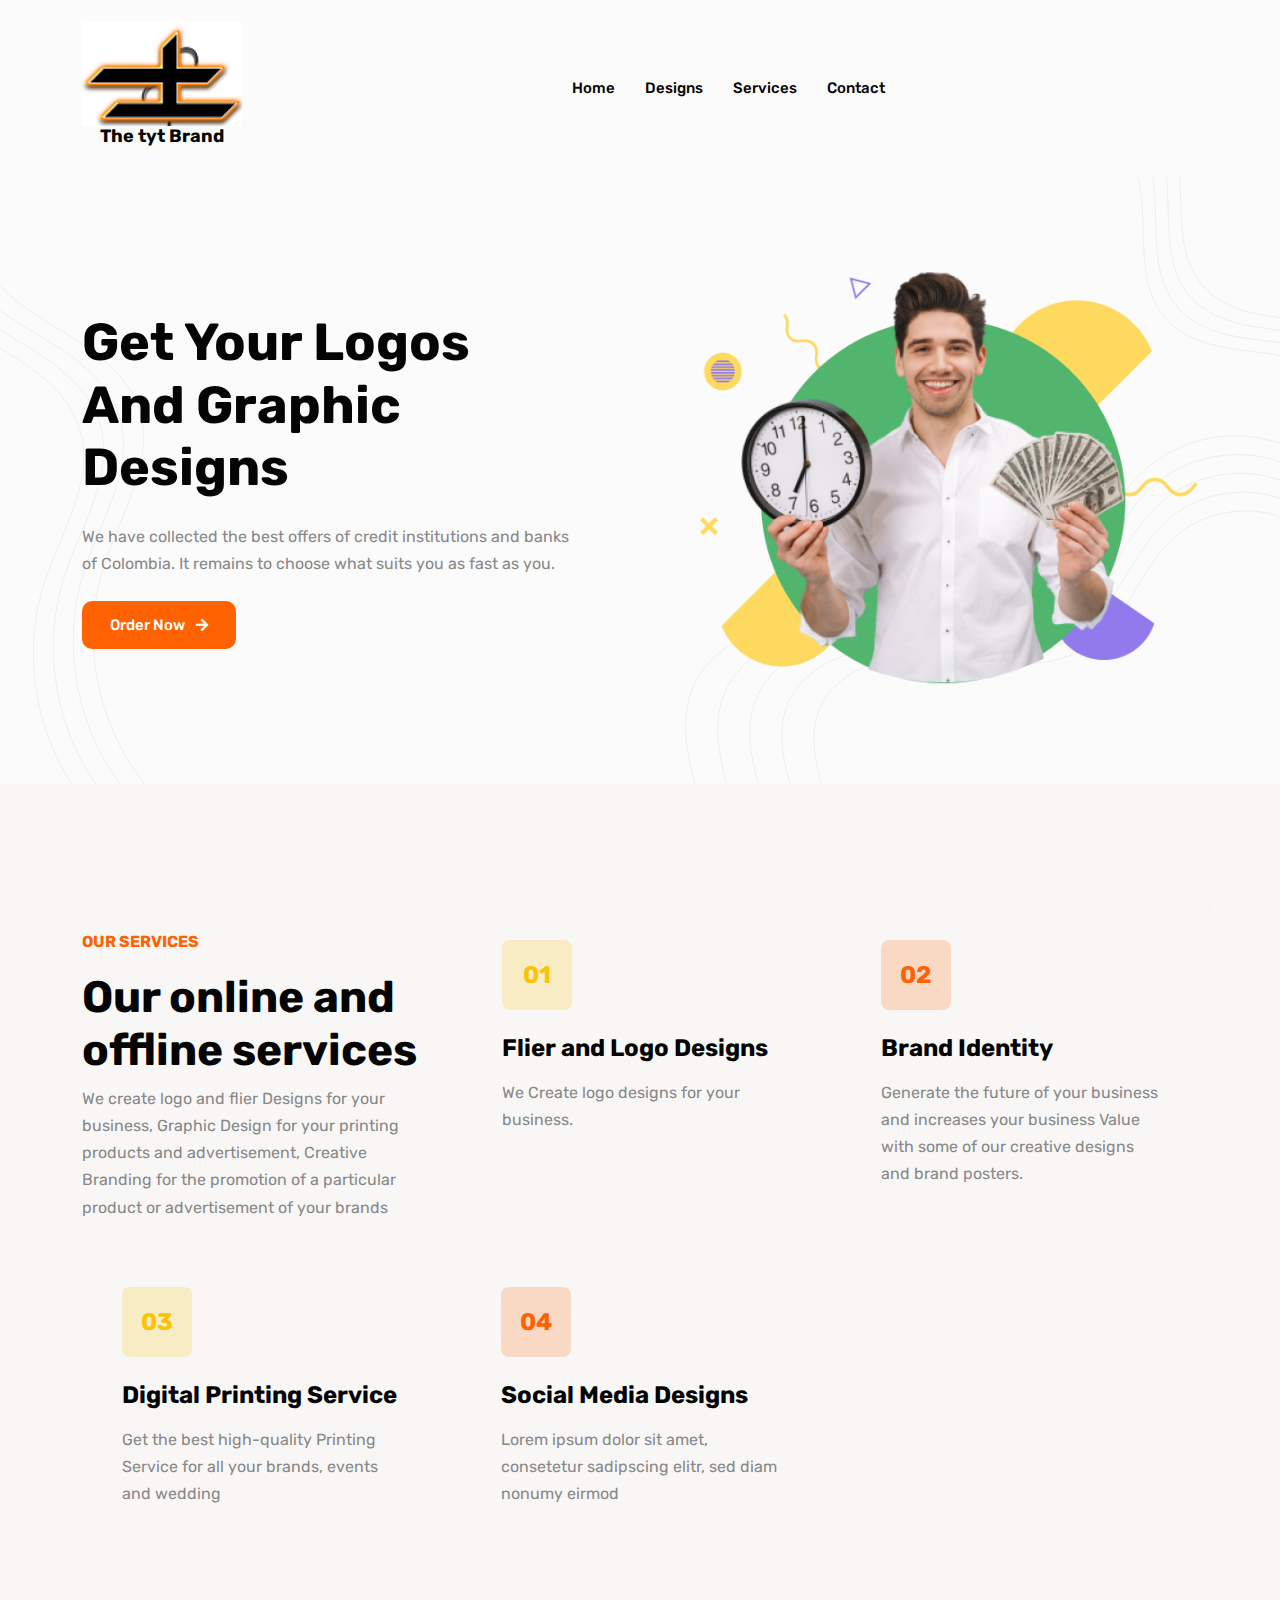
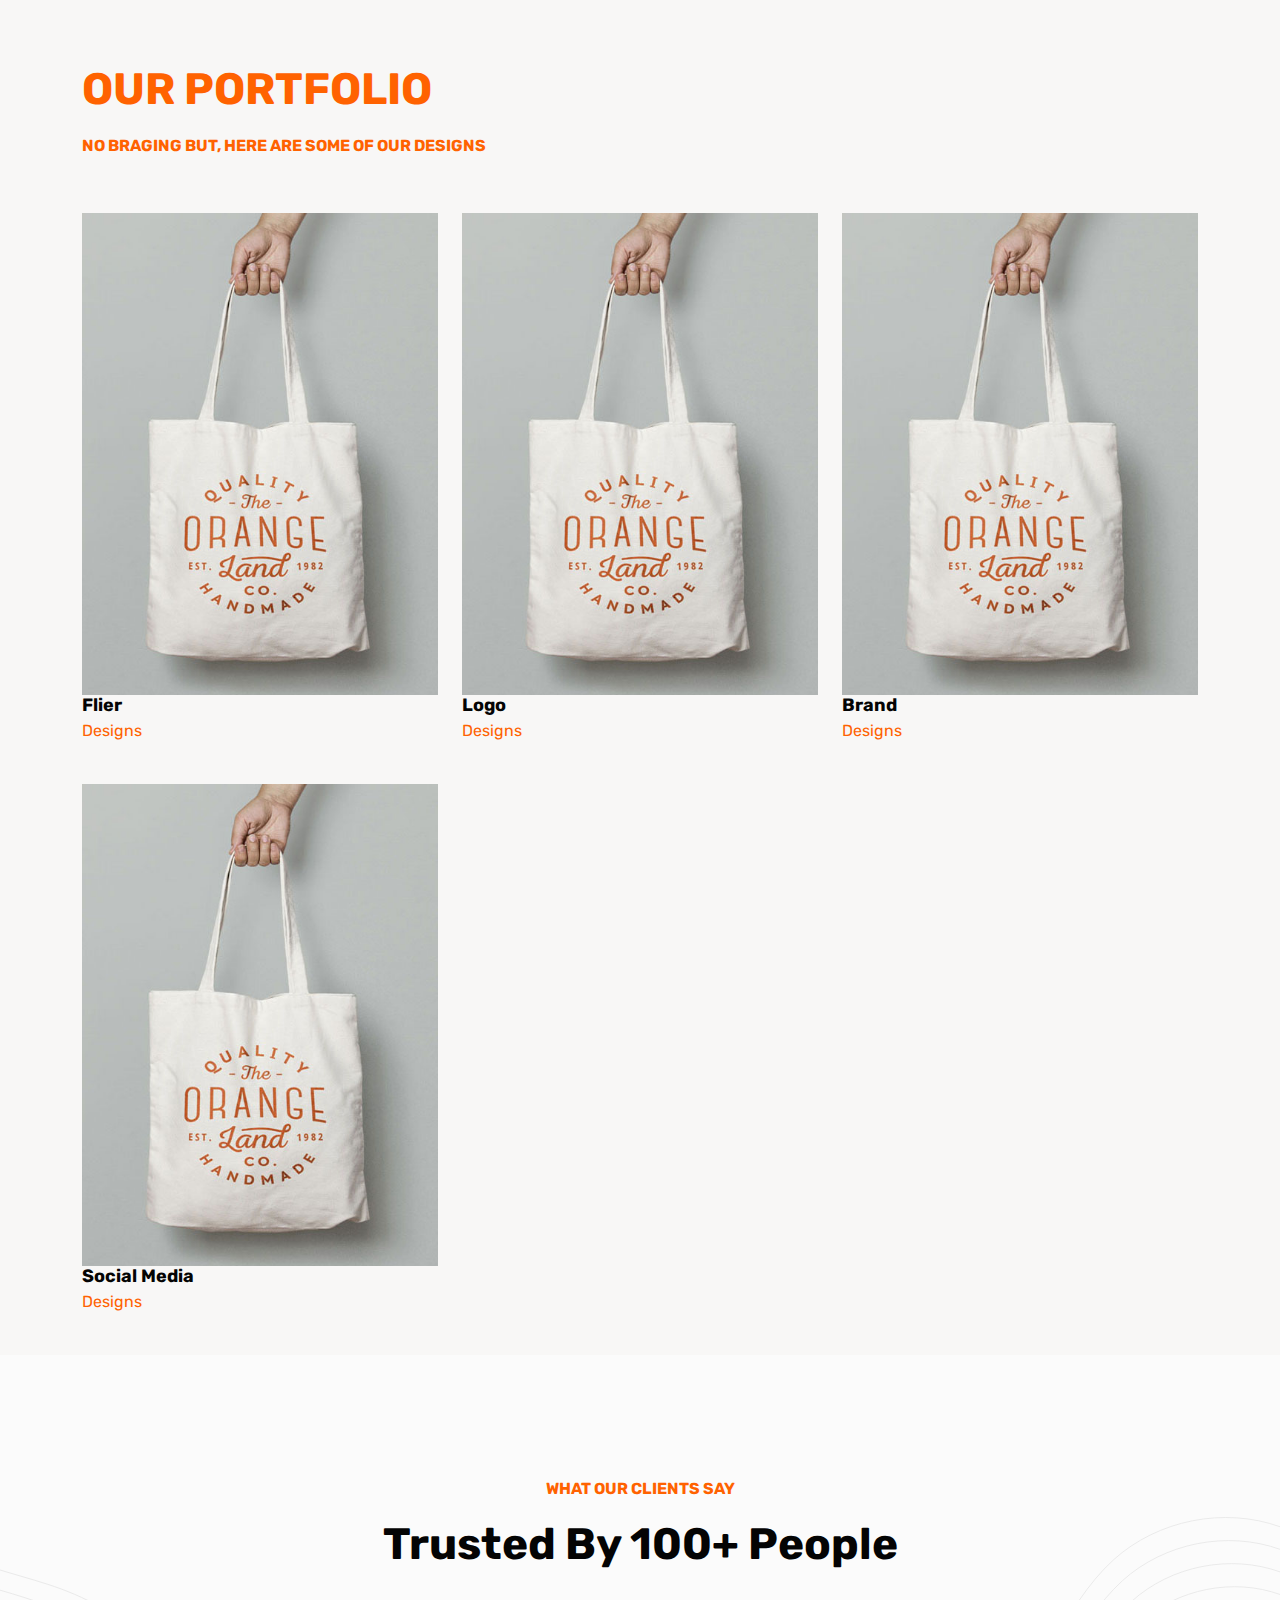
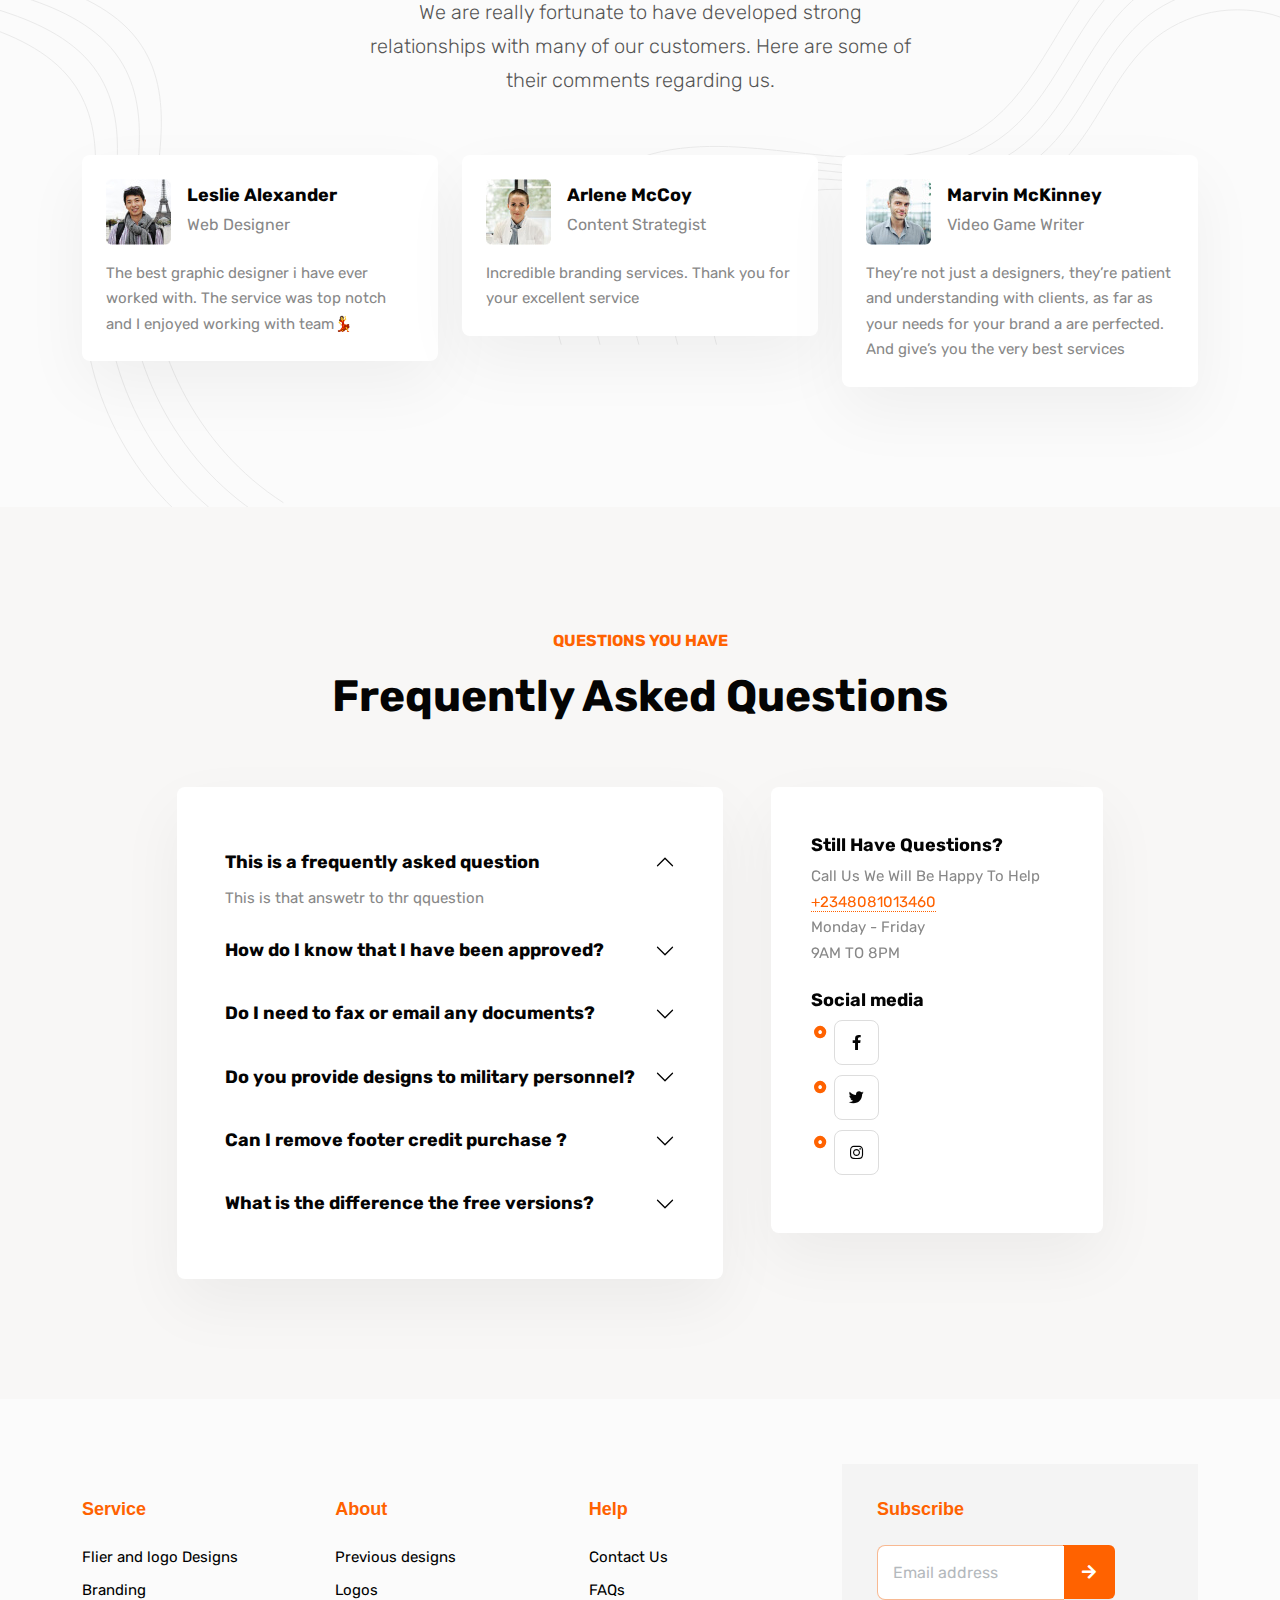
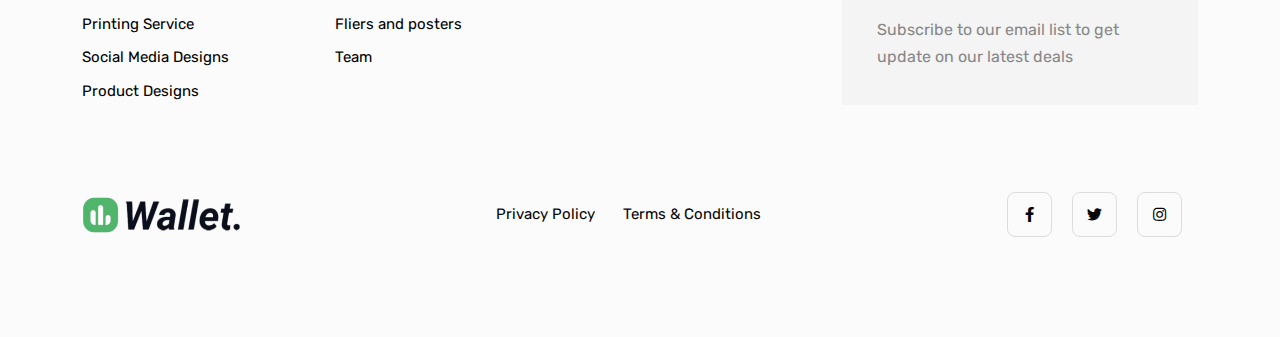
<file: theme/index.html>
<!DOCTYPE html>

<!--
 // WEBSITE: https://themefisher.com
 // TWITTER: https://twitter.com/themefisher
 // FACEBOOK: https://www.facebook.com/themefisher
 // GITHUB: https://github.com/themefisher/
-->


<!--
 // WEBSITE: https://themefisher.com
 // TWITTER: https://twitter.com/themefisher
 // FACEBOOK: https://www.facebook.com/themefisher
 // GITHUB: https://github.com/themefisher/
-->

<html lang="en-us">

<head>
  <meta charset="utf-8">
  <title>The tyt Brand - Graphic Design Agency</title>
  <meta name="viewport" content="width=device-width, initial-scale=1, maximum-scale=5">
  <meta name="description" content="This is meta description">
  <meta name="author" content="Themefisher">
  <link rel="shortcut icon" href="images/tytlogo.png" type="image/x-icon">
  <link rel="icon" href="images/tytlogo.png" type="image/x-icon">

  <!-- theme meta -->
  <meta name="theme-name" content="wallet" />

  <!-- # Google Fonts -->
  <link rel="preconnect" href="https://fonts.googleapis.com">
  <link rel="preconnect" href="https://fonts.gstatic.com" crossorigin>
  <link href="https://fonts.googleapis.com/css2?family=Rubik:wght@400;500;700&display=swap" rel="stylesheet">

  <!-- # CSS Plugins -->
  <link rel="stylesheet" href="plugins/slick/slick.css">
  <link rel="stylesheet" href="plugins/font-awesome/fontawesome.min.css">
  <link rel="stylesheet" href="plugins/font-awesome/brands.css">
  <link rel="stylesheet" href="plugins/font-awesome/solid.css">

  <!-- # Main Style Sheet -->
  <link rel="stylesheet" href="css/style.css">
</head>

<body>

  <!-- navigation -->
  <header class="navigation bg-tertiary">
    <nav class="navbar navbar-expand-xl navbar-light text-center py-3">
      <div class="container">
        <a class="navbar-brand" href="index.html">
          <img loading="prelaod" decoding="async" class="img-fluid" width="160" height="30px" src="images/tytlogo.png"
            alt="The tyt brand ">
          <h5>The tyt Brand</h5>
        </a>
        <button class="navbar-toggler" type="button" data-bs-toggle="collapse" data-bs-target="#navbarSupportedContent"
          aria-controls="navbarSupportedContent" aria-expanded="false" aria-label="Toggle navigation"> <span
            class="navbar-toggler-icon"></span>
        </button>
        <div class="collapse navbar-collapse" id="navbarSupportedContent">
          <ul class="navbar-nav mx-auto mb-2 mb-lg-0">
            <li class="nav-item"> <a class="nav-link" href="index.html">Home</a>
            </li>
            <li class="nav-item "> <a class="nav-link" href="#portfolio">Designs</a>
            </li>
            <li class="nav-item "> <a class="nav-link" href="#services">Services</a>
            </li>
            <li class="nav-item "> <a class="nav-link" href="#contact">Contact</a>
            </li>
          </ul>
          <!-- account btn <a href="#!" class="btn btn-outline-primary">Log In</a>
          account btn <a href="#!" class="btn btn-primary ms-2 ms-lg-3">Sign Up</a> -->
        </div>
      </div>
    </nav>
  </header>
  <!-- /navigation -->

  <div class="modal applyLoanModal fade" id="applyLoan" tabindex="-1" aria-labelledby="applyLoanLabel"
    aria-hidden="true">
    <div class="modal-dialog modal-dialog-centered">
      <div class="modal-content">
        <div class="modal-header border-bottom-0">
          <h4 class="modal-title" id="exampleModalLabel">How much do you need?</h4>
          <button type="button" class="btn-close" data-bs-dismiss="modal" aria-label="Close"></button>
        </div>
        <div class="modal-body">
          <form action="#!" method="post">
            <div class="row">
              <div class="col-lg-6 mb-4 pb-2">
                <div class="form-group">
                  <label for="loan_amount" class="form-label">Amount</label>
                  <input type="number" class="form-control shadow-none" id="loan_amount" placeholder="ex: 25000">
                </div>
              </div>
              <div class="col-lg-6 mb-4 pb-2">
                <div class="form-group">
                  <label for="loan_how_long_for" class="form-label">How long for?</label>
                  <input type="number" class="form-control shadow-none" id="loan_how_long_for" placeholder="ex: 12">
                </div>
              </div>
              <div class="col-lg-12 mb-4 pb-2">
                <div class="form-group">
                  <label for="loan_repayment" class="form-label">Repayment</label>
                  <input type="number" class="form-control shadow-none" id="loan_repayment" disabled>
                </div>
              </div>
              <div class="col-lg-6 mb-4 pb-2">
                <div class="form-group">
                  <label for="loan_full_name" class="form-label">Full Name</label>
                  <input type="text" class="form-control shadow-none" id="loan_full_name">
                </div>
              </div>
              <div class="col-lg-6 mb-4 pb-2">
                <div class="form-group">
                  <label for="loan_email_address" class="form-label">Email address</label>
                  <input type="email" class="form-control shadow-none" id="loan_email_address">
                </div>
              </div>
              <div class="col-lg-12">
                <button type="submit" class="btn btn-primary w-100">Get Your Loan Now</button>
              </div>
            </div>
          </form>
        </div>
      </div>
    </div>
  </div>


  <section class="banner bg-tertiary position-relative overflow-hidden">
    <div class="container">
      <div class="row align-items-center justify-content-center">
        <div class="col-lg-6 mb-5 mb-lg-0">
          <div class="block text-center text-lg-start pe-0 pe-xl-5">
            <h1 class="text-capitalize mb-4">Get your logos and graphic designs</h1>
            <p class="mb-4">We have collected the best offers of credit institutions and banks
              <br>of Colombia. It remains to choose what suits you as fast as you.
            </p> <a type="button" class="btn btn-primary" href="#" data-bs-toggle="modal"
              data-bs-target="#applyLoan">Order Now <span style="font-size: 14px;"
                class="ms-2 fas fa-arrow-right"></span></a>
          </div>
        </div>
        <div class="col-lg-6">
          <div class="ps-lg-5 text-center">
            <img loading="lazy" decoding="async" src="images/banner/banner.png" alt="banner image" class="w-100">
          </div>
        </div>
      </div>
    </div>
    <div class="has-shapes">
      <svg class="shape shape-left text-light" viewBox="0 0 192 752" fill="none" xmlns="http://www.w3.org/2000/svg">
        <path
          d="M-30.883 0C-41.3436 36.4248 -22.7145 75.8085 4.29154 102.398C31.2976 128.987 65.8677 146.199 97.6457 166.87C129.424 187.542 160.139 213.902 172.162 249.847C193.542 313.799 149.886 378.897 129.069 443.036C97.5623 540.079 122.109 653.229 191 728.495"
          stroke="currentColor" stroke-miterlimit="10" />
        <path
          d="M-55.5959 7.52271C-66.0565 43.9475 -47.4274 83.3312 -20.4214 109.92C6.58466 136.51 41.1549 153.722 72.9328 174.393C104.711 195.064 135.426 221.425 147.449 257.37C168.829 321.322 125.174 386.42 104.356 450.559C72.8494 547.601 97.3965 660.752 166.287 736.018"
          stroke="currentColor" stroke-miterlimit="10" />
        <path
          d="M-80.3302 15.0449C-90.7909 51.4697 -72.1617 90.8535 -45.1557 117.443C-18.1497 144.032 16.4205 161.244 48.1984 181.915C79.9763 202.587 110.691 228.947 122.715 264.892C144.095 328.844 100.439 393.942 79.622 458.081C48.115 555.123 72.6622 668.274 141.552 743.54"
          stroke="currentColor" stroke-miterlimit="10" />
        <path
          d="M-105.045 22.5676C-115.506 58.9924 -96.8766 98.3762 -69.8706 124.965C-42.8646 151.555 -8.29436 168.767 23.4835 189.438C55.2615 210.109 85.9766 236.469 98.0001 272.415C119.38 336.367 75.7243 401.464 54.9072 465.604C23.4002 562.646 47.9473 675.796 116.838 751.063"
          stroke="currentColor" stroke-miterlimit="10" />
      </svg>
      <svg class="shape shape-right text-light" viewBox="0 0 731 746" fill="none" xmlns="http://www.w3.org/2000/svg">
        <path
          d="M12.1794 745.14C1.80036 707.275 -5.75764 666.015 8.73984 629.537C27.748 581.745 80.4729 554.968 131.538 548.843C182.604 542.703 234.032 552.841 285.323 556.748C336.615 560.64 391.543 557.276 433.828 527.964C492.452 487.323 511.701 408.123 564.607 360.255C608.718 320.353 675.307 307.183 731.29 327.323"
          stroke="currentColor" stroke-miterlimit="10" />
        <path
          d="M51.0253 745.14C41.2045 709.326 34.0538 670.284 47.7668 635.783C65.7491 590.571 115.623 565.242 163.928 559.449C212.248 553.641 260.884 563.235 309.4 566.931C357.916 570.627 409.887 567.429 449.879 539.701C505.35 501.247 523.543 426.331 573.598 381.059C615.326 343.314 678.324 330.853 731.275 349.906"
          stroke="currentColor" stroke-miterlimit="10" />
        <path
          d="M89.8715 745.14C80.6239 711.363 73.8654 674.568 86.8091 642.028C103.766 599.396 150.788 575.515 196.347 570.054C241.906 564.578 287.767 573.629 333.523 577.099C379.278 580.584 428.277 577.567 465.976 551.423C518.279 515.172 535.431 444.525 582.62 401.832C621.964 366.229 681.356 354.493 731.291 372.46"
          stroke="currentColor" stroke-miterlimit="10" />
        <path
          d="M128.718 745.14C120.029 713.414 113.678 678.838 125.837 648.274C141.768 608.221 185.939 585.788 228.737 580.659C271.536 575.515 314.621 584.008 357.6 587.282C400.58 590.556 446.607 587.719 482.028 563.16C531.163 529.111 547.275 462.733 591.612 422.635C628.572 389.19 684.375 378.162 731.276 395.043"
          stroke="currentColor" stroke-miterlimit="10" />
        <path
          d="M167.564 745.14C159.432 715.451 153.504 683.107 164.863 654.519C179.753 617.046 221.088 596.062 261.126 591.265C301.164 586.452 341.473 594.402 381.677 597.465C421.88 600.527 464.95 597.872 498.094 574.896C544.061 543.035 559.146 480.942 600.617 443.423C635.194 412.135 687.406 401.817 731.276 417.612"
          stroke="currentColor" stroke-miterlimit="10" />
        <path
          d="M817.266 289.466C813.108 259.989 787.151 237.697 759.261 227.271C731.372 216.846 701.077 215.553 671.666 210.904C642.254 206.24 611.795 197.156 591.664 175.224C555.853 136.189 566.345 75.5336 560.763 22.8649C552.302 -56.8256 498.487 -130.133 425 -162.081"
          stroke="currentColor" stroke-miterlimit="10" />
        <path
          d="M832.584 276.159C828.427 246.683 802.469 224.391 774.58 213.965C746.69 203.539 716.395 202.246 686.984 197.598C657.573 192.934 627.114 183.85 606.982 161.918C571.172 122.883 581.663 62.2275 576.082 9.55873C567.62 -70.1318 513.806 -143.439 440.318 -175.387"
          stroke="currentColor" stroke-miterlimit="10" />
        <path
          d="M847.904 262.853C843.747 233.376 817.789 211.084 789.9 200.659C762.011 190.233 731.716 188.94 702.304 184.292C672.893 179.627 642.434 170.544 622.303 148.612C586.492 109.577 596.983 48.9211 591.402 -3.74766C582.94 -83.4382 529.126 -156.746 455.638 -188.694"
          stroke="currentColor" stroke-miterlimit="10" />
        <path
          d="M863.24 249.547C859.083 220.07 833.125 197.778 805.236 187.353C777.347 176.927 747.051 175.634 717.64 170.986C688.229 166.321 657.77 157.237 637.639 135.306C601.828 96.2707 612.319 35.6149 606.738 -17.0538C598.276 -96.7443 544.462 -170.052 470.974 -202"
          stroke="currentColor" stroke-miterlimit="10" />
      </svg>
    </div>
  </section>

  <section class="section" id="services">
    <div class="container">
      <div class="row">
        <div class="col-lg-4 col-md-6">
          <div class="section-title pt-4">
            <p class="text-primary text-uppercase fw-bold mb-3">Our Services</p>
            <h1>Our online and offline services</h1>
            <p>We create logo and flier Designs for your business,
              Graphic Design for your printing products and advertisement,
              Creative Branding for the promotion of a particular product or advertisement of your brands</p>
          </div>
        </div>
        <div class="col-lg-4 col-md-6 service-item">
          <a class="text-black" href="service-details.html">
            <div class="block" id="flier"> <span class="colored-box text-center h3 mb-4">01</span>
              <h3 class="mb-3 service-title">Flier and Logo Designs</h3>
              <p class="mb-0 service-description">We Create logo designs for your business.</p>
            </div>
          </a>
        </div>
        <div class="col-lg-4 col-md-6 service-item" id="Branding">
          <a class="text-black" href="service-details.html">
            <div class="block"> <span class="colored-box text-center h3 mb-4">02</span>
              <h3 class="mb-3 service-title">Brand Identity</h3>
              <p class="mb-0 service-description">Generate the future of your business and increases your business
                Value with some of our creative designs and brand posters.</p>
            </div>
          </a>
        </div>
        <div class="col-lg-4 col-md-6 service-item" id="Printing">
          <a class="text-black" href="service-details.html">
            <div class="block"> <span class="colored-box text-center h3 mb-4">03
              </span>
              <h3 class="mb-3 service-title">Digital Printing Service</h3>
              <p class="mb-0 service-description">Get the best high-quality Printing Service for all your brands,
                events and wedding</p>
            </div>
          </a>
        </div>
        <div class="col-lg-4 col-md-6 service-item" id="social-media">
          <a class="text-black" href="service-details.html">
            <div class="block"> <span class="colored-box text-center h3 mb-4">
                04
              </span>
              <h3 class="mb-3 service-title">Social Media Designs</h3>
              <p class="mb-0 service-description">Lorem ipsum dolor sit amet, consetetur sadipscing elitr, sed diam
                nonumy
                eirmod</p>
            </div>
          </a>
        </div>
      </div>
    </div>
  </section>
  <section class="portfolio " id="portfolio">
    <div class="container">
      <div class="row mb-4">
        <div class="col-10">
          <div class="section-title">
            <h1 class="text-primary text-uppercase fw-bold mb-3">Our Portfolio</h1>
            <p class="text-primary text-uppercase fw-bold mb-3">No Braging but, here are some of our designs</p>
          </div>
        </div>
      </div>
      <div class="row shuffle-wrapper portfolio-gallery">
        <div class="col-lg-4 col-6 mb-4 shuffle-item" data-groups="[&quot;design&quot;,&quot;illustration&quot;]">
          <div class="position-relative inner-box">
            <div class="image position-relative ">
              <img src="images/portfolio/bag.jpg" alt="portfolio-image" class="img-fluid w-100 d-block">
              <div class="overlay-box">
                <div class="overlay-inner">
                  <a class="overlay-content" href="flier-portfolio.html">
                    <h5 class="mb-0">Flier</h5>
                    <p>Designs</p>
                  </a>
                </div>
              </div>
            </div>
          </div>
        </div>

        <div class="col-lg-4 col-6 mb-4 shuffle-item" data-groups="[&quot;branding&quot;]">
          <div class="position-relative inner-box">
            <div class="image position-relative ">
              <img src="images/portfolio/bag.jpg" alt="portfolio-image" class="img-fluid w-100 d-block">
              <div class="overlay-box">
                <div class="overlay-inner">
                  <a class="overlay-content" href="logo-portfolio.html">
                    <h5 class="mb-0">Logo</h5>
                    <p>Designs</p>
                  </a>
                </div>
              </div>
            </div>
          </div>
        </div>

        <div class="col-lg-4 col-6 mb-4 shuffle-item" data-groups="[&quot;illustration&quot;]">
          <div class="position-relative inner-box">
            <div class="image position-relative ">
              <img src="images/portfolio/bag.jpg" alt="portfolio-image" class="img-fluid w-100 d-block">
              <div class="overlay-box">
                <div class="overlay-inner">
                  <a class="overlay-content" href="flier-portfolio.html">
                    <h5 class="mb-0">Brand </h5>
                    <p>Designs</p>
                  </a>
                </div>
              </div>
            </div>
          </div>
        </div>

        <div class="col-lg-4 col-6 mb-4 shuffle-item" data-groups="[&quot;design&quot;,&quot;branding&quot;]">
          <div class="position-relative inner-box">
            <div class="image position-relative ">
              <img src="images/portfolio/bag.jpg" alt="portfolio-image" class="img-fluid w-100 d-block">
              <div class="overlay-box">
                <div class="overlay-inner">
                  <a class="overlay-content" href="flier-portfolio.html">
                    <h5 class="mb-0">Social Media</h5>
                    <p>Designs</p>
                  </a>
                </div>
              </div>
            </div>
          </div>
        </div>
      </div>
    </div>
  </section>
  <!-- Portfolio End -->

  <section class="section testimonials overflow-hidden bg-tertiary">
    <div class="container">
      <div class="row justify-content-center">
        <div class="col-lg-6">
          <div class="section-title text-center">
            <p class="text-primary text-uppercase fw-bold mb-3">What our clients say</p>
            <h1 class="mb-4">Trusted By 100+ People</h1>
            <p class="lead mb-0">We are really fortunate to have developed strong relationships with many of our
              customers.
              Here are some of their comments regarding us.</p>
          </div>
        </div>
      </div>
      <div class="row position-relative">
        <div class="col-lg-4 col-md-6 pt-1">
          <div class="shadow rounded bg-white p-4 mt-4">
            <div class="d-block d-sm-flex align-items-center mb-3">
              <img loading="lazy" decoding="async" src="images/testimonials/01.jpg" alt="Leslie Alexander"
                class="img-fluid" width="65" height="66">
              <div class="mt-3 mt-sm-0 ms-0 ms-sm-3">
                <h4 class="h5 mb-1">Leslie Alexander</h4>
                <p class="mb-0">Web Designer</p>
              </div>
            </div>
            <div class="content">The best graphic designer i have ever worked with. The service was top notch and I
              enjoyed working
              with team💃</div>
          </div>
        </div>
        <div class="col-lg-4 col-md-6 pt-1">
          <div class="shadow rounded bg-white p-4 mt-4">
            <div class="d-block d-sm-flex align-items-center mb-3">
              <img loading="lazy" decoding="async" src="images/testimonials/02.jpg" alt="Arlene McCoy" class="img-fluid"
                width="65" height="66">
              <div class="mt-3 mt-sm-0 ms-0 ms-sm-3">
                <h4 class="h5 mb-1">Arlene McCoy</h4>
                <p class="mb-0">Content Strategist</p>
              </div>
            </div>
            <div class="content">Incredible branding services. Thank you for your excellent service</div>
          </div>
        </div>
        <div class="col-lg-4 col-md-6 pt-1">
          <div class="shadow rounded bg-white p-4 mt-4">
            <div class="d-block d-sm-flex align-items-center mb-3">
              <img loading="lazy" decoding="async" src="images/testimonials/03.jpg" alt="Marvin McKinney"
                class="img-fluid" width="65" height="66">
              <div class="mt-3 mt-sm-0 ms-0 ms-sm-3">
                <h4 class="h5 mb-1">Marvin McKinney</h4>
                <p class="mb-0">Video Game Writer</p>
              </div>
            </div>
            <div class="content">They’re not just a designers, they’re patient and understanding with clients, as far as
              your needs for your brand a are perfected.
              And give’s you the very best services</div>
          </div>
        </div>
        <!-- <div class="col-lg-4 col-md-6 pt-1">
          <div class="shadow rounded bg-white p-4 mt-4">
            <div class="d-block d-sm-flex align-items-center mb-3">
              <img loading="lazy" decoding="async" src="images/testimonials/04.jpg" alt="Devon Lane" class="img-fluid"
                width="65" height="66">
              <div class="mt-3 mt-sm-0 ms-0 ms-sm-3">
                <h4 class="h5 mb-1">Devon Lane</h4>
                <p class="mb-0">Nursing Assistant</p>
              </div>
            </div>
            <div class="content">Lorem ipsum dolor <a href="http://google.com">@reamansimond</a> demina egestas sit
              purus
              felis arcu. Vitae, turpisds tortr etiam faucibus ac suspendisse.</div>
          </div>
        </div>
        <div class="col-lg-4 col-md-6 pt-1">
          <div class="shadow rounded bg-white p-4 mt-4">
            <div class="d-block d-sm-flex align-items-center mb-3">
              <img loading="lazy" decoding="async" src="images/testimonials/05.jpg" alt="Bessie Cooper"
                class="img-fluid" width="65" height="66">
              <div class="mt-3 mt-sm-0 ms-0 ms-sm-3">
                <h4 class="h5 mb-1">Bessie Cooper</h4>
                <p class="mb-0">Video Game Writer</p>
              </div>
            </div>
            <div class="content">Lorem ipsum dolor <a href="http://google.com">@reamansimond</a> demina egestas sit
              purus
              felis arcu. Vitae, turpisds tortr etiam faucibus ac suspendisse.</div>
          </div>
        </div>
        <div class="col-lg-4 col-md-6 pt-1">
          <div class="shadow rounded bg-white p-4 mt-4">
            <div class="d-block d-sm-flex align-items-center mb-3">
              <img loading="lazy" decoding="async" src="images/testimonials/06.jpg" alt="Kathryn Murphy"
                class="img-fluid" width="65" height="66">
              <div class="mt-3 mt-sm-0 ms-0 ms-sm-3">
                <h4 class="h5 mb-1">Kathryn Murphy</h4>
                <p class="mb-0">Film Critic</p>
              </div>
            </div>
            <div class="content">Lorem ipsum dolor <a href="http://google.com">@reamansimond</a> demina egestas sit
              purus
              felis arcu. Vitae, turpisds tortr etiam faucibus ac suspendisse.</div>
          </div>
        </div> -->
      </div>
    </div>
    <div class="has-shapes">
      <svg class="shape shape-left text-light" width="290" height="709" viewBox="0 0 290 709" fill="none"
        xmlns="http://www.w3.org/2000/svg">
        <path
          d="M-119.511 58.4275C-120.188 96.3185 -92.0001 129.539 -59.0325 148.232C-26.0649 166.926 11.7821 174.604 47.8274 186.346C83.8726 198.088 120.364 215.601 141.281 247.209C178.484 303.449 153.165 377.627 149.657 444.969C144.34 546.859 197.336 649.801 283.36 704.673"
          stroke="currentColor" stroke-miterlimit="10" />
        <path
          d="M-141.434 72.0899C-142.111 109.981 -113.923 143.201 -80.9554 161.895C-47.9878 180.588 -10.1407 188.267 25.9045 200.009C61.9497 211.751 98.4408 229.263 119.358 260.872C156.561 317.111 131.242 391.29 127.734 458.631C122.417 560.522 175.414 663.463 261.437 718.335"
          stroke="currentColor" stroke-miterlimit="10" />
        <path
          d="M-163.379 85.7578C-164.056 123.649 -135.868 156.869 -102.901 175.563C-69.9331 194.256 -32.086 201.934 3.9592 213.677C40.0044 225.419 76.4955 242.931 97.4127 274.54C134.616 330.779 109.296 404.957 105.789 472.299C100.472 574.19 153.468 677.131 239.492 732.003"
          stroke="currentColor" stroke-miterlimit="10" />
        <path
          d="M-185.305 99.4208C-185.982 137.312 -157.794 170.532 -124.826 189.226C-91.8589 207.919 -54.0118 215.597 -17.9666 227.34C18.0787 239.082 54.5697 256.594 75.4869 288.203C112.69 344.442 87.3706 418.62 83.8633 485.962C78.5463 587.852 131.542 690.794 217.566 745.666"
          stroke="currentColor" stroke-miterlimit="10" />
      </svg>
      <svg class="shape shape-right text-light" width="731" height="429" viewBox="0 0 731 429" fill="none"
        xmlns="http://www.w3.org/2000/svg">
        <path
          d="M12.1794 428.14C1.80036 390.275 -5.75764 349.015 8.73984 312.537C27.748 264.745 80.4729 237.968 131.538 231.843C182.604 225.703 234.032 235.841 285.323 239.748C336.615 243.64 391.543 240.276 433.828 210.964C492.452 170.323 511.701 91.1227 564.607 43.2553C608.718 3.35334 675.307 -9.81661 731.29 10.323"
          stroke="currentColor" stroke-miterlimit="10" />
        <path
          d="M51.0253 428.14C41.2045 392.326 34.0538 353.284 47.7668 318.783C65.7491 273.571 115.623 248.242 163.928 242.449C212.248 236.641 260.884 246.235 309.4 249.931C357.916 253.627 409.887 250.429 449.879 222.701C505.35 184.248 523.543 109.331 573.598 64.0588C615.326 26.3141 678.324 13.8532 731.275 32.9066"
          stroke="currentColor" stroke-miterlimit="10" />
        <path
          d="M89.8715 428.14C80.6239 394.363 73.8654 357.568 86.8091 325.028C103.766 282.396 150.788 258.515 196.347 253.054C241.906 247.578 287.767 256.629 333.523 260.099C379.278 263.584 428.277 260.567 465.976 234.423C518.279 198.172 535.431 127.525 582.62 84.8317C621.964 49.2292 681.356 37.4924 731.291 55.4596"
          stroke="currentColor" stroke-miterlimit="10" />
        <path
          d="M128.718 428.14C120.029 396.414 113.678 361.838 125.837 331.274C141.768 291.221 185.939 268.788 228.737 263.659C271.536 258.515 314.621 267.008 357.6 270.282C400.58 273.556 446.607 270.719 482.028 246.16C531.163 212.111 547.275 145.733 591.612 105.635C628.572 72.19 684.375 61.1622 731.276 78.0432"
          stroke="currentColor" stroke-miterlimit="10" />
        <path
          d="M167.564 428.14C159.432 398.451 153.504 366.107 164.863 337.519C179.753 300.046 221.088 279.062 261.126 274.265C301.164 269.452 341.473 277.402 381.677 280.465C421.88 283.527 464.95 280.872 498.094 257.896C544.061 226.035 559.146 163.942 600.617 126.423C635.194 95.1355 687.406 84.8167 731.276 100.612"
          stroke="currentColor" stroke-miterlimit="10" />
      </svg>
    </div>
  </section>

  <section class="section">
    <div class="container">
      <div class="row justify-content-center">
        <div class="col-12">
          <div class="section-title text-center mb-5 pb-2">
            <p class="text-primary text-uppercase fw-bold mb-3">Questions You Have</p>
            <h1>Frequently Asked Questions</h1>
          </div>
        </div>
        <div class="col-lg-6">
          <div class="accordion shadow rounded py-5 px-0 px-lg-4 bg-white position-relative" id="accordionFAQ">
            <div class="accordion-item p-1 mb-2">
              <h2 class="accordion-header accordion-button h5 border-0 active"
                id="heading-ebd23e34fd2ed58299b32c03c521feb0b02f19d9" type="button" data-bs-toggle="collapse"
                data-bs-target="#collapse-ebd23e34fd2ed58299b32c03c521feb0b02f19d9" aria-expanded="true"
                aria-controls="collapse-ebd23e34fd2ed58299b32c03c521feb0b02f19d9">This is a frequently asked question
              </h2>
              <div id="collapse-ebd23e34fd2ed58299b32c03c521feb0b02f19d9"
                class="accordion-collapse collapse border-0 show"
                aria-labelledby="heading-ebd23e34fd2ed58299b32c03c521feb0b02f19d9" data-bs-parent="#accordionFAQ">
                <div class="accordion-body py-0 content">This is that answetr to thr qquestion</div>
              </div>
            </div>
            <div class="accordion-item p-1 mb-2">
              <h2 class="accordion-header accordion-button h5 border-0 "
                id="heading-a443e01b4db47b3f4a1267e10594576d52730ec1" type="button" data-bs-toggle="collapse"
                data-bs-target="#collapse-a443e01b4db47b3f4a1267e10594576d52730ec1" aria-expanded="false"
                aria-controls="collapse-a443e01b4db47b3f4a1267e10594576d52730ec1">How do I know that I have been
                approved?
              </h2>
              <div id="collapse-a443e01b4db47b3f4a1267e10594576d52730ec1" class="accordion-collapse collapse border-0 "
                aria-labelledby="heading-a443e01b4db47b3f4a1267e10594576d52730ec1" data-bs-parent="#accordionFAQ">
                <div class="accordion-body py-0 content">The difference between and premium product consist number of
                  components, plugins, page in each. The Free versions contain only a few elements and pages that.</div>
              </div>
            </div>
            <div class="accordion-item p-1 mb-2">
              <h2 class="accordion-header accordion-button h5 border-0 "
                id="heading-4b82be4be873c8ad699fa97049523ac86b67a8bd" type="button" data-bs-toggle="collapse"
                data-bs-target="#collapse-4b82be4be873c8ad699fa97049523ac86b67a8bd" aria-expanded="false"
                aria-controls="collapse-4b82be4be873c8ad699fa97049523ac86b67a8bd">Do I need to fax or email any
                documents?
              </h2>
              <div id="collapse-4b82be4be873c8ad699fa97049523ac86b67a8bd" class="accordion-collapse collapse border-0 "
                aria-labelledby="heading-4b82be4be873c8ad699fa97049523ac86b67a8bd" data-bs-parent="#accordionFAQ">
                <div class="accordion-body py-0 content">The difference between and premium product consist number of
                  components, plugins, page in each. The Free versions contain only a few elements and pages that.</div>
              </div>
            </div>
            <div class="accordion-item p-1 mb-2">
              <h2 class="accordion-header accordion-button h5 border-0 "
                id="heading-3e13e9676a9cd6a6f8bfbe6e1e9fc0881ef247b3" type="button" data-bs-toggle="collapse"
                data-bs-target="#collapse-3e13e9676a9cd6a6f8bfbe6e1e9fc0881ef247b3" aria-expanded="false"
                aria-controls="collapse-3e13e9676a9cd6a6f8bfbe6e1e9fc0881ef247b3">Do you provide designs to military
                personnel?
              </h2>
              <div id="collapse-3e13e9676a9cd6a6f8bfbe6e1e9fc0881ef247b3" class="accordion-collapse collapse border-0 "
                aria-labelledby="heading-3e13e9676a9cd6a6f8bfbe6e1e9fc0881ef247b3" data-bs-parent="#accordionFAQ">
                <div class="accordion-body py-0 content">The difference between and premium product consist number of
                  components, plugins, page in each. The Free versions contain only a few elements and pages that.</div>
              </div>
            </div>
            <div class="accordion-item p-1 mb-2">
              <h2 class="accordion-header accordion-button h5 border-0 "
                id="heading-0c2f829793a1f0562fea97120357dd2d43319164" type="button" data-bs-toggle="collapse"
                data-bs-target="#collapse-0c2f829793a1f0562fea97120357dd2d43319164" aria-expanded="false"
                aria-controls="collapse-0c2f829793a1f0562fea97120357dd2d43319164">Can I remove footer credit purchase ?
              </h2>
              <div id="collapse-0c2f829793a1f0562fea97120357dd2d43319164" class="accordion-collapse collapse border-0 "
                aria-labelledby="heading-0c2f829793a1f0562fea97120357dd2d43319164" data-bs-parent="#accordionFAQ">
                <div class="accordion-body py-0 content">The difference between and premium product consist number of
                  components, plugins, page in each. The Free versions contain only a few elements and pages that.</div>
              </div>
            </div>
            <div class="accordion-item p-1 mb-2">
              <h2 class="accordion-header accordion-button h5 border-0 "
                id="heading-8fe6730e26db16f15763887c30a614caa075f518" type="button" data-bs-toggle="collapse"
                data-bs-target="#collapse-8fe6730e26db16f15763887c30a614caa075f518" aria-expanded="false"
                aria-controls="collapse-8fe6730e26db16f15763887c30a614caa075f518">What is the difference the free
                versions?
              </h2>
              <div id="collapse-8fe6730e26db16f15763887c30a614caa075f518" class="accordion-collapse collapse border-0 "
                aria-labelledby="heading-8fe6730e26db16f15763887c30a614caa075f518" data-bs-parent="#accordionFAQ">
                <div class="accordion-body py-0 content">The difference between and premium product consist number of
                  components, plugins, page in each. The Free versions contain only a few elements and pages that.</div>
              </div>
            </div>
          </div>
        </div>
        <div class="col-lg-4 mt-4 mt-lg-0" id="contact">
          <div class="shadow rounded py-5 px-4 ms-0 ms-lg-4 bg-white position-relative">
            <div class="block mx-0 mx-lg-3 mt-0">
              <h4 class="h5">Still Have Questions?</h4>
              <div class="content">Call Us We Will Be Happy To Help
                <br> <a href="tel:+2348081013460">+2348081013460</a>
                <br>Monday - Friday
                <br>9AM TO 8PM
              </div>
            </div>
            <div class="block mx-0 mx-lg-3 mt-4">
              <h4 class="h5">Social media</h4>
              <div class="content">
                <div class="col-lg-4 col-md-6 text-md-end mt-4 mt-md-0">
                  <ul class="list-unstyled list-inline mb-0 social-icons">
                    <li class="list-inline-item me-3"><a title="Explorer Facebook Profile" class="text-black"
                        href="https://facebook.com/"><i class="fab fa-facebook-f"></i></a>
                    </li>
                    <li class="list-inline-item me-3"><a title="Explorer Twitter Profile" class="text-black"
                        href="https://twitter.com/"><i class="fab fa-twitter"></i></a>
                    </li>
                    <li class="list-inline-item me-3"><a title="Explorer Instagram Profile" class="text-black"
                        href="https://instagram.com/"><i class="fab fa-instagram"></i></a>
                    </li>
                  </ul>
                </div>
              </div>
            </div>
          </div>
        </div>
      </div>
    </div>
  </section>

  <footer class="section-sm bg-tertiary">
    <div class="container">
      <div class="row justify-content-between">
        <div class="col-lg-2 col-md-4 col-6 mb-4">
          <div class="footer-widget">
            <h5 class="mb-4 text-primary font-secondary" style="color: balck;">Service</h5>
            <ul class="list-unstyled">
              <li class="mb-2"><a href="service-details.html">Flier and logo Designs</a>
              </li>
              <li class="mb-2"><a href="service-details.html">Branding</a>
              </li>
              <li class="mb-2"><a href="service-details.html">Printing Service</a>
              </li>
              <li class="mb-2"><a href="service-details.html">Social Media Designs</a>
              </li>
              <li class="mb-2"><a href="service-details.html">Product Designs</a>
              </li>
            </ul>
          </div>
        </div>
        <div class="col-lg-2 col-md-4 col-6 mb-4">
          <div class="footer-widget">
            <h5 class="mb-4 text-primary font-secondary">About</h5>
            <ul class="list-unstyled">
              <li class="mb-2"><a href="#!">Previous designs</a>
              </li>
              <li class="mb-2"><a href="#!">Logos</a>
              </li>
              <li class="mb-2"><a href="#!">Fliers and posters</a>
              </li>
              <li class="mb-2"><a href="#!">Team</a>
              </li>
            </ul>
          </div>
        </div>
        <div class="col-lg-2 col-md-4 col-6 mb-4">
          <div class="footer-widget">
            <h5 class="mb-4 text-primary font-secondary">Help</h5>
            <ul class="list-unstyled">
              <li class="mb-2"><a href="contact.html">Contact Us</a>
              </li>
              <li class="mb-2"><a href="faq.html">FAQs</a>
              </li>
            </ul>
          </div>
        </div>
        <div class="col-lg-4 col-md-12 newsletter-form">
          <div style="background-color: #F4F4F4; padding: 35px;">
            <h5 class="mb-4 text-primary font-secondary">Subscribe</h5>
            <div class="pe-0 pe-xl-5">
              <form action="#!" method="post" name="mc-embedded-subscribe-form" target="_blank">
                <div class="input-group mb-3">
                  <input type="text" class="form-control shadow-none bg-white border-end-0" placeholder="Email address">
                  <span class="input-group-text border-0 p-0">
                    <button class="input-group-text border-0 bg-primary" type="submit" name="subscribe"
                      aria-label="Subscribe for Newsletter"><i class="fas fa-arrow-right"></i></button>
                  </span>
                </div>
                <div style="position: absolute; left: -5000px;" aria-hidden="true">
                  <input type="text" name="b_463ee871f45d2d93748e77cad_a0a2c6d074" tabindex="-1">
                </div>
              </form>
            </div>
            <p class="mb-0">Subscribe to our email list to get update on our latest deals</p>
          </div>
        </div>
      </div>
      <div class="row align-items-center mt-5 text-center text-md-start">
        <div class="col-lg-4">
          <a href="index.html">
            <img loading="prelaod" decoding="async" class="img-fluid" width="160" src="images/logo.png" alt="Wallet">
          </a>
        </div>
        <div class="col-lg-4 col-md-6 mt-4 mt-lg-0">
          <ul class="list-unstyled list-inline mb-0 text-lg-center">
            <li class="list-inline-item me-4"><a class="text-black" href="privacy-policy.html">Privacy Policy</a>
            </li>
            <li class="list-inline-item me-4"><a class="text-black" href="terms.html">Terms &amp; Conditions</a>
            </li>
          </ul>
        </div>
        <div class="col-lg-4 col-md-6 text-md-end mt-4 mt-md-0">
          <ul class="list-unstyled list-inline mb-0 social-icons">
            <li class="list-inline-item me-3"><a title="Explorer Facebook Profile" class="text-black"
                href="https://facebook.com/"><i class="fab fa-facebook-f"></i></a>
            </li>
            <li class="list-inline-item me-3"><a title="Explorer Twitter Profile" class="text-black"
                href="https://twitter.com/"><i class="fab fa-twitter"></i></a>
            </li>
            <li class="list-inline-item me-3"><a title="Explorer Instagram Profile" class="text-black"
                href="https://instagram.com/"><i class="fab fa-instagram"></i></a>
            </li>
          </ul>
        </div>
      </div>
    </div>
  </footer>


  <!-- # JS Plugins -->
  <script src="plugins/jquery/jquery.min.js"></script>
  <script src="plugins/bootstrap/bootstrap.min.js"></script>
  <script src="plugins/slick/slick.min.js"></script>
  <script src="plugins/scrollmenu/scrollmenu.min.js"></script>

  <!-- Main Script -->
  <script src="js/script.js"></script>

</body>

</html>
</file>
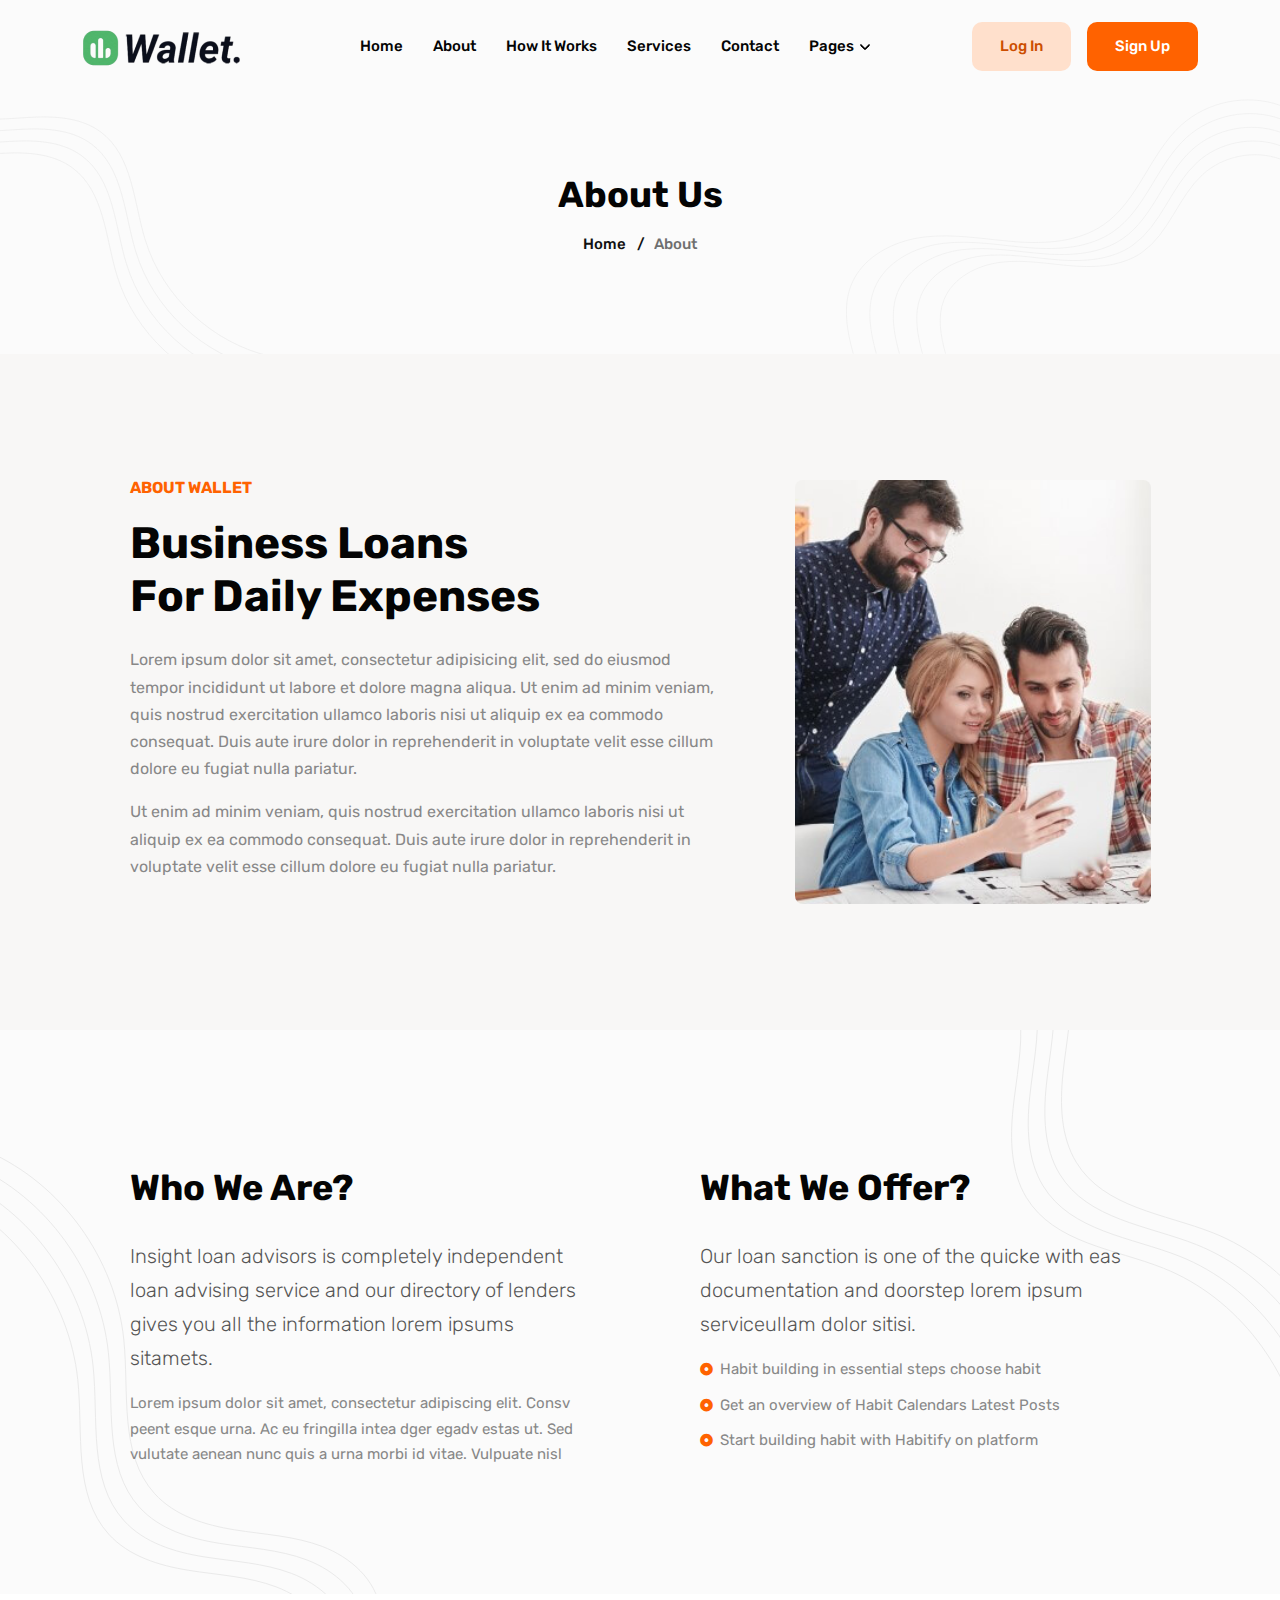
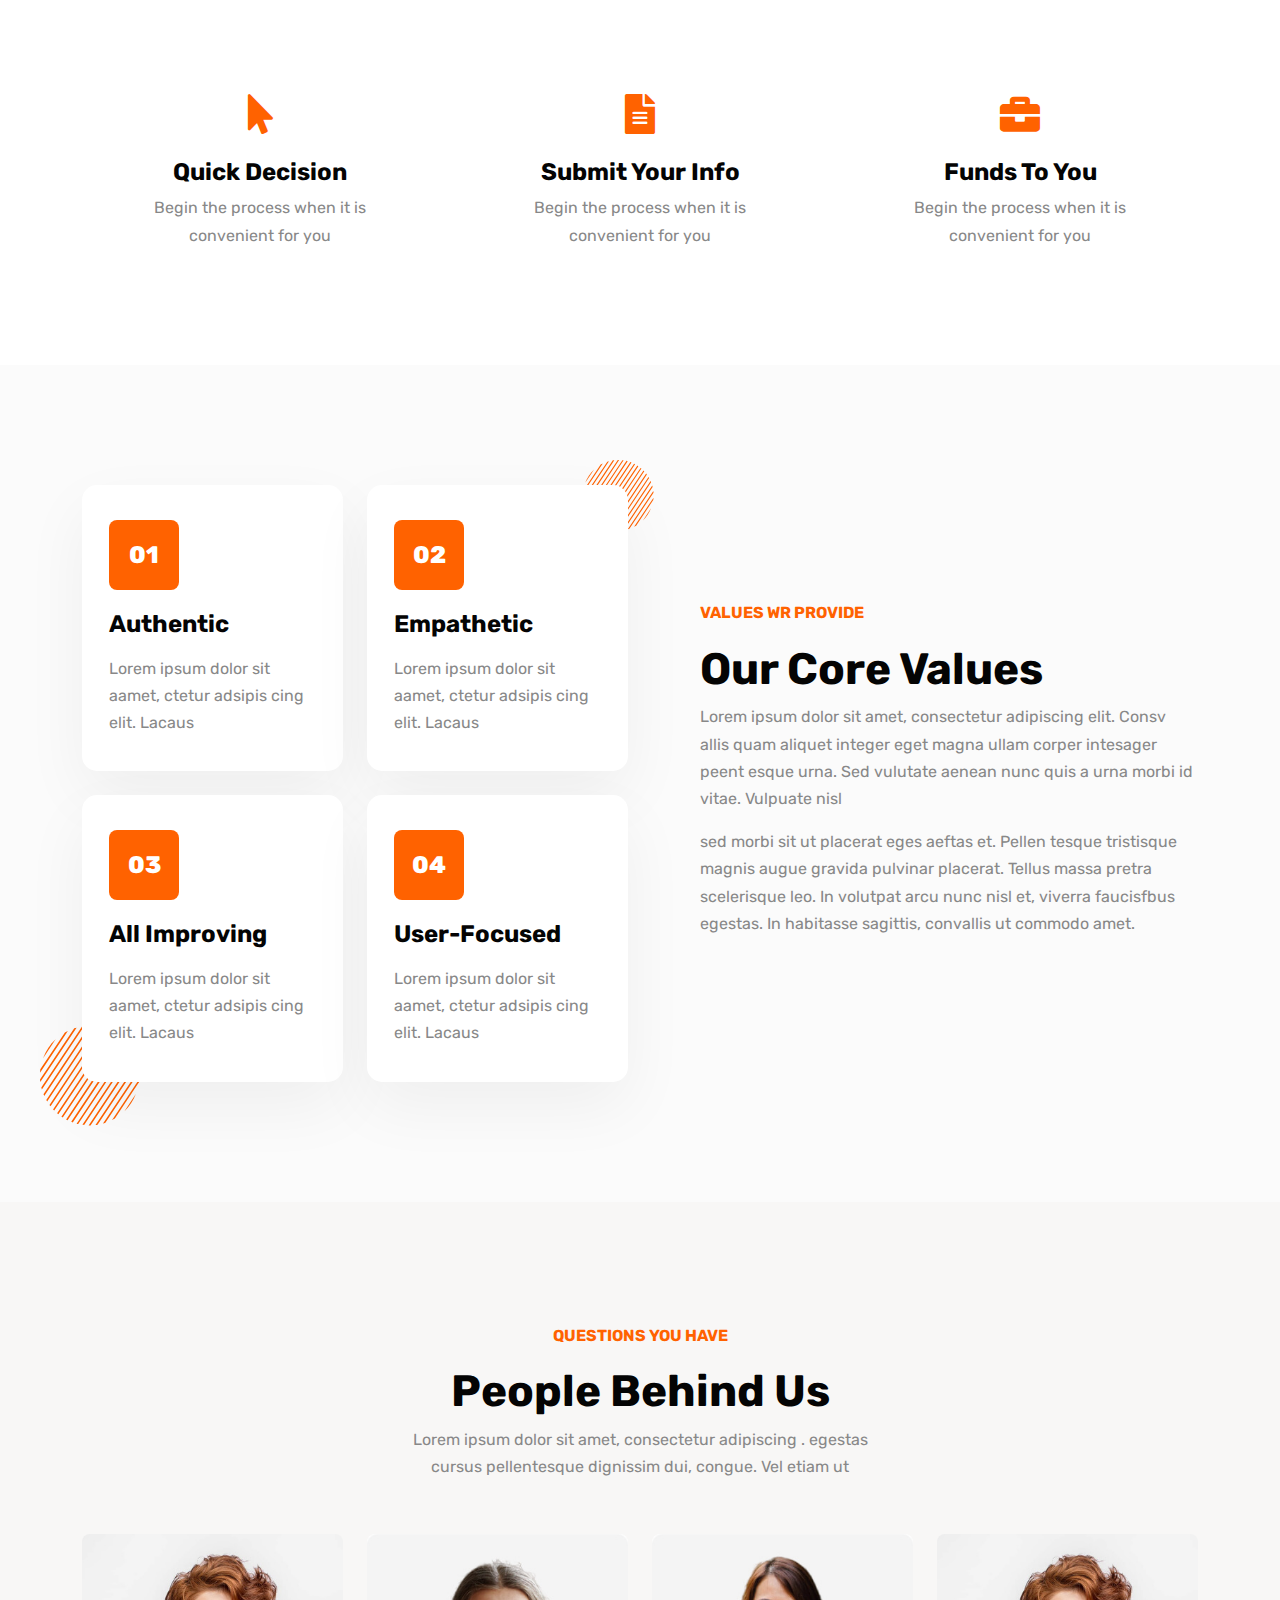
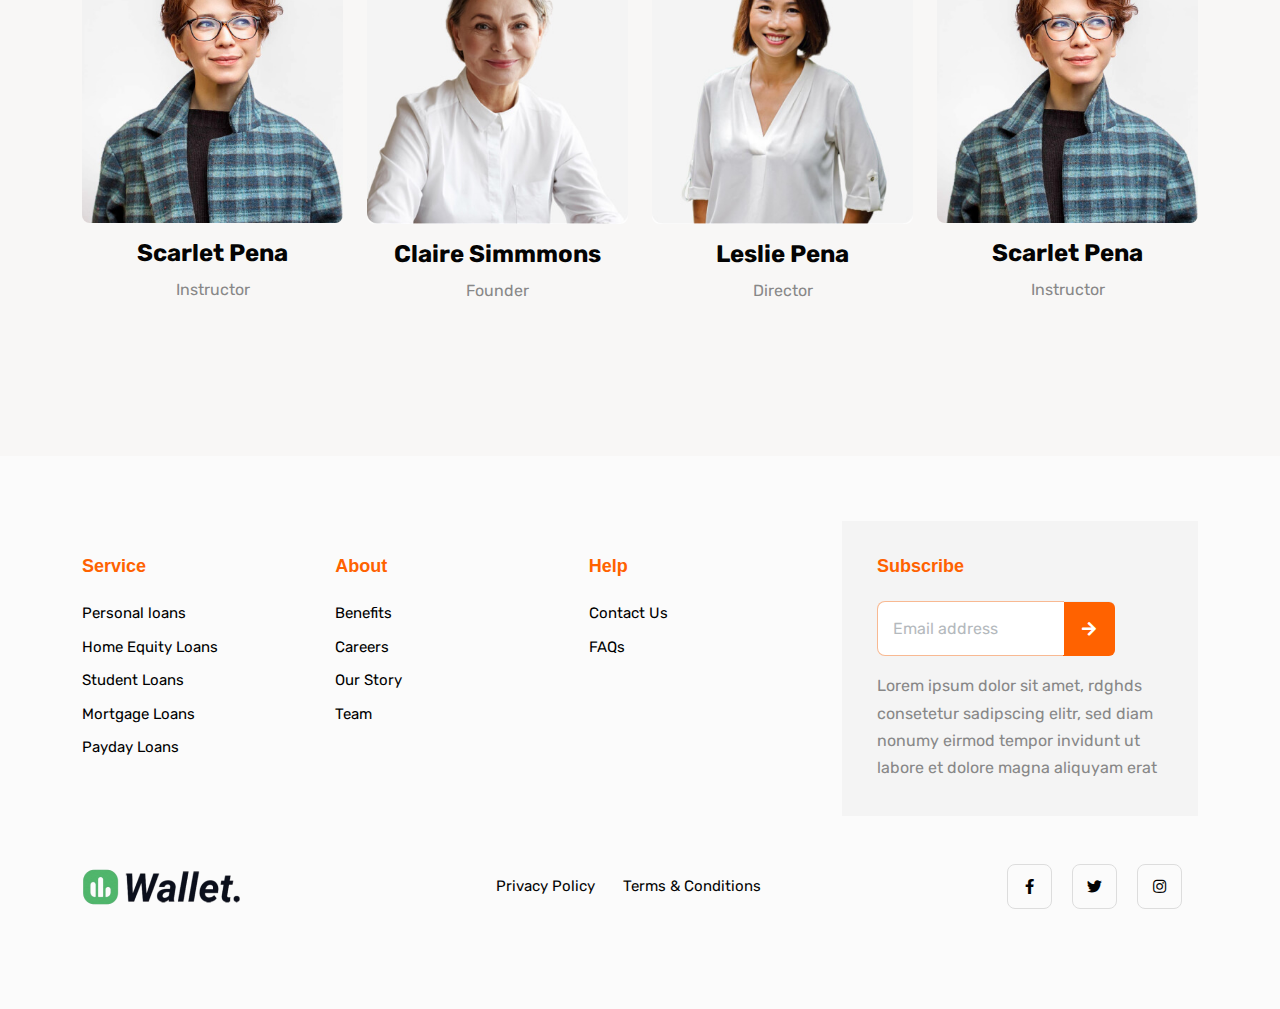
<file: theme/about.html>
<!DOCTYPE html>

<!--
 // WEBSITE: https://themefisher.com
 // TWITTER: https://twitter.com/themefisher
 // FACEBOOK: https://www.facebook.com/themefisher
 // GITHUB: https://github.com/themefisher/
-->

<html lang="en-us">

<head>
	<meta charset="utf-8">
	<title>Wallet - Payday Loan Service Template</title>
	<meta name="viewport" content="width=device-width, initial-scale=1, maximum-scale=5">
	<meta name="description" content="This is meta description">
	<meta name="author" content="Themefisher">
	<link rel="shortcut icon" href="images/favicon.png" type="image/x-icon">
	<link rel="icon" href="images/favicon.png" type="image/x-icon">
  
  <!-- theme meta -->
  <meta name="theme-name" content="wallet" />

	<!-- # Google Fonts -->
	<link rel="preconnect" href="https://fonts.googleapis.com">
	<link rel="preconnect" href="https://fonts.gstatic.com" crossorigin>
	<link href="https://fonts.googleapis.com/css2?family=Rubik:wght@400;500;700&display=swap" rel="stylesheet">

	<!-- # CSS Plugins -->
	<link rel="stylesheet" href="plugins/slick/slick.css">
	<link rel="stylesheet" href="plugins/font-awesome/fontawesome.min.css">
	<link rel="stylesheet" href="plugins/font-awesome/brands.css">
	<link rel="stylesheet" href="plugins/font-awesome/solid.css">

	<!-- # Main Style Sheet -->
	<link rel="stylesheet" href="css/style.css">
</head>

<body>

<!-- navigation -->
<header class="navigation bg-tertiary">
	<nav class="navbar navbar-expand-xl navbar-light text-center py-3">
		<div class="container">
			<a class="navbar-brand" href="index.html">
				<img loading="prelaod" decoding="async" class="img-fluid" width="160" src="images/logo.png" alt="Wallet">
			</a>
			<button class="navbar-toggler" type="button" data-bs-toggle="collapse" data-bs-target="#navbarSupportedContent" aria-controls="navbarSupportedContent" aria-expanded="false" aria-label="Toggle navigation"> <span class="navbar-toggler-icon"></span>
			</button>
			<div class="collapse navbar-collapse" id="navbarSupportedContent">
				<ul class="navbar-nav mx-auto mb-2 mb-lg-0">
					<li class="nav-item"> <a class="nav-link" href="index.html">Home</a>
					</li>
					<li class="nav-item "> <a class="nav-link" href="about.html">About</a>
					</li>
					<li class="nav-item "> <a class="nav-link" href="how-it-works.html">How It Works</a>
					</li>
					<li class="nav-item "> <a class="nav-link" href="services.html">Services</a>
					</li>
					<li class="nav-item "> <a class="nav-link" href="contact.html">Contact</a>
					</li>
					<li class="nav-item dropdown"> <a class="nav-link dropdown-toggle" href="#" id="navbarDropdown" role="button" data-bs-toggle="dropdown" aria-expanded="false">Pages</a>
						<ul class="dropdown-menu" aria-labelledby="navbarDropdown">
							<li><a class="dropdown-item " href="blog.html">Blog</a>
							</li>
							<li><a class="dropdown-item " href="blog-details.html">Blog Details</a>
							</li>
							<li><a class="dropdown-item " href="service-details.html">Service Details</a>
							</li>
							<li><a class="dropdown-item " href="faq.html">FAQ&#39;s</a>
							</li>
							<li><a class="dropdown-item " href="legal.html">Legal</a>
							</li>
							<li><a class="dropdown-item " href="terms.html">Terms &amp; Condition</a>
							</li>
							<li><a class="dropdown-item " href="privacy-policy.html">Privacy &amp; Policy</a>
							</li>
						</ul>
					</li>
				</ul>
				<!-- account btn --> <a href="#!" class="btn btn-outline-primary">Log In</a>
				<!-- account btn --> <a href="#!" class="btn btn-primary ms-2 ms-lg-3">Sign Up</a>
			</div>
		</div>
	</nav>
</header>
<!-- /navigation -->

<div class="modal applyLoanModal fade" id="applyLoan" tabindex="-1" aria-labelledby="applyLoanLabel" aria-hidden="true">
  <div class="modal-dialog modal-dialog-centered">
    <div class="modal-content">
      <div class="modal-header border-bottom-0">
        <h4 class="modal-title" id="exampleModalLabel">How much do you need?</h4>
        <button type="button" class="btn-close" data-bs-dismiss="modal" aria-label="Close"></button>
      </div>
      <div class="modal-body">
        <form action="#!" method="post">
          <div class="row">
            <div class="col-lg-6 mb-4 pb-2">
              <div class="form-group">
                <label for="loan_amount" class="form-label">Amount</label>
                <input type="number" class="form-control shadow-none" id="loan_amount" placeholder="ex: 25000">
              </div>
            </div>
            <div class="col-lg-6 mb-4 pb-2">
              <div class="form-group">
                <label for="loan_how_long_for" class="form-label">How long for?</label>
                <input type="number" class="form-control shadow-none" id="loan_how_long_for" placeholder="ex: 12">
              </div>
            </div>
            <div class="col-lg-12 mb-4 pb-2">
              <div class="form-group">
                <label for="loan_repayment" class="form-label">Repayment</label>
                <input type="number" class="form-control shadow-none" id="loan_repayment" disabled>
              </div>
            </div>
            <div class="col-lg-6 mb-4 pb-2">
              <div class="form-group">
                <label for="loan_full_name" class="form-label">Full Name</label>
                <input type="text" class="form-control shadow-none" id="loan_full_name">
              </div>
            </div>
            <div class="col-lg-6 mb-4 pb-2">
              <div class="form-group">
                <label for="loan_email_address" class="form-label">Email address</label>
                <input type="email" class="form-control shadow-none" id="loan_email_address">
              </div>
            </div>
            <div class="col-lg-12">
              <button type="submit" class="btn btn-primary w-100">Get Your Loan Now</button>
            </div>
          </div>
        </form>
      </div>
    </div>
  </div>
</div>


<section class="page-header bg-tertiary">
	<div class="container">
		<div class="row">
			<div class="col-8 mx-auto text-center">
				<h2 class="mb-3 text-capitalize">About Us</h2>
				<ul class="list-inline breadcrumbs text-capitalize" style="font-weight:500">
					<li class="list-inline-item"><a href="index.html">Home</a>
					</li>
					<li class="list-inline-item">/ &nbsp; <a href="about.html">About</a>
					</li>
				</ul>
			</div>
		</div>
	</div>
	<div class="has-shapes">
		<svg class="shape shape-left text-light" viewBox="0 0 192 752" fill="none" xmlns="http://www.w3.org/2000/svg">
			<path d="M-30.883 0C-41.3436 36.4248 -22.7145 75.8085 4.29154 102.398C31.2976 128.987 65.8677 146.199 97.6457 166.87C129.424 187.542 160.139 213.902 172.162 249.847C193.542 313.799 149.886 378.897 129.069 443.036C97.5623 540.079 122.109 653.229 191 728.495" stroke="currentColor" stroke-miterlimit="10" />
			<path d="M-55.5959 7.52271C-66.0565 43.9475 -47.4274 83.3312 -20.4214 109.92C6.58466 136.51 41.1549 153.722 72.9328 174.393C104.711 195.064 135.426 221.425 147.449 257.37C168.829 321.322 125.174 386.42 104.356 450.559C72.8494 547.601 97.3965 660.752 166.287 736.018" stroke="currentColor" stroke-miterlimit="10" />
			<path d="M-80.3302 15.0449C-90.7909 51.4697 -72.1617 90.8535 -45.1557 117.443C-18.1497 144.032 16.4205 161.244 48.1984 181.915C79.9763 202.587 110.691 228.947 122.715 264.892C144.095 328.844 100.439 393.942 79.622 458.081C48.115 555.123 72.6622 668.274 141.552 743.54" stroke="currentColor" stroke-miterlimit="10" />
			<path d="M-105.045 22.5676C-115.506 58.9924 -96.8766 98.3762 -69.8706 124.965C-42.8646 151.555 -8.29436 168.767 23.4835 189.438C55.2615 210.109 85.9766 236.469 98.0001 272.415C119.38 336.367 75.7243 401.464 54.9072 465.604C23.4002 562.646 47.9473 675.796 116.838 751.063" stroke="currentColor" stroke-miterlimit="10" />
		</svg>
		<svg class="shape shape-right text-light" viewBox="0 0 731 746" fill="none" xmlns="http://www.w3.org/2000/svg">
			<path d="M12.1794 745.14C1.80036 707.275 -5.75764 666.015 8.73984 629.537C27.748 581.745 80.4729 554.968 131.538 548.843C182.604 542.703 234.032 552.841 285.323 556.748C336.615 560.64 391.543 557.276 433.828 527.964C492.452 487.323 511.701 408.123 564.607 360.255C608.718 320.353 675.307 307.183 731.29 327.323" stroke="currentColor" stroke-miterlimit="10" />
			<path d="M51.0253 745.14C41.2045 709.326 34.0538 670.284 47.7668 635.783C65.7491 590.571 115.623 565.242 163.928 559.449C212.248 553.641 260.884 563.235 309.4 566.931C357.916 570.627 409.887 567.429 449.879 539.701C505.35 501.247 523.543 426.331 573.598 381.059C615.326 343.314 678.324 330.853 731.275 349.906" stroke="currentColor" stroke-miterlimit="10" />
			<path d="M89.8715 745.14C80.6239 711.363 73.8654 674.568 86.8091 642.028C103.766 599.396 150.788 575.515 196.347 570.054C241.906 564.578 287.767 573.629 333.523 577.099C379.278 580.584 428.277 577.567 465.976 551.423C518.279 515.172 535.431 444.525 582.62 401.832C621.964 366.229 681.356 354.493 731.291 372.46" stroke="currentColor" stroke-miterlimit="10" />
			<path d="M128.718 745.14C120.029 713.414 113.678 678.838 125.837 648.274C141.768 608.221 185.939 585.788 228.737 580.659C271.536 575.515 314.621 584.008 357.6 587.282C400.58 590.556 446.607 587.719 482.028 563.16C531.163 529.111 547.275 462.733 591.612 422.635C628.572 389.19 684.375 378.162 731.276 395.043" stroke="currentColor" stroke-miterlimit="10" />
			<path d="M167.564 745.14C159.432 715.451 153.504 683.107 164.863 654.519C179.753 617.046 221.088 596.062 261.126 591.265C301.164 586.452 341.473 594.402 381.677 597.465C421.88 600.527 464.95 597.872 498.094 574.896C544.061 543.035 559.146 480.942 600.617 443.423C635.194 412.135 687.406 401.817 731.276 417.612" stroke="currentColor" stroke-miterlimit="10" />
			<path d="M817.266 289.466C813.108 259.989 787.151 237.697 759.261 227.271C731.372 216.846 701.077 215.553 671.666 210.904C642.254 206.24 611.795 197.156 591.664 175.224C555.853 136.189 566.345 75.5336 560.763 22.8649C552.302 -56.8256 498.487 -130.133 425 -162.081" stroke="currentColor" stroke-miterlimit="10" />
			<path d="M832.584 276.159C828.427 246.683 802.469 224.391 774.58 213.965C746.69 203.539 716.395 202.246 686.984 197.598C657.573 192.934 627.114 183.85 606.982 161.918C571.172 122.883 581.663 62.2275 576.082 9.55873C567.62 -70.1318 513.806 -143.439 440.318 -175.387" stroke="currentColor" stroke-miterlimit="10" />
			<path d="M847.904 262.853C843.747 233.376 817.789 211.084 789.9 200.659C762.011 190.233 731.716 188.94 702.304 184.292C672.893 179.627 642.434 170.544 622.303 148.612C586.492 109.577 596.983 48.9211 591.402 -3.74766C582.94 -83.4382 529.126 -156.746 455.638 -188.694" stroke="currentColor" stroke-miterlimit="10" />
			<path d="M863.24 249.547C859.083 220.07 833.125 197.778 805.236 187.353C777.347 176.927 747.051 175.634 717.64 170.986C688.229 166.321 657.77 157.237 637.639 135.306C601.828 96.2707 612.319 35.6149 606.738 -17.0538C598.276 -96.7443 544.462 -170.052 470.974 -202" stroke="currentColor" stroke-miterlimit="10" />
		</svg>
	</div>
</section>

<section class="section">
	<div class="container">
		<div class="row justify-content-center align-items-center">
			<div class="col-lg-7">
				<div class="section-title">
					<p class="text-primary text-uppercase fw-bold mb-3">About Wallet</p>
					<h2 class="h1 mb-4">Business Loans <br> For Daily Expenses</h2>
					<div class="content pe-0 pe-lg-5">
						<p>Lorem ipsum dolor sit amet, consectetur adipisicing elit, sed do eiusmod tempor incididunt ut labore et dolore magna aliqua. Ut enim ad minim veniam, quis nostrud exercitation ullamco laboris nisi ut aliquip ex ea commodo consequat. Duis aute irure dolor in reprehenderit in voluptate velit esse cillum dolore eu fugiat nulla pariatur.</p>
						<p>Ut enim ad minim veniam, quis nostrud exercitation ullamco laboris nisi ut aliquip ex ea commodo consequat. Duis aute irure dolor in reprehenderit in voluptate velit esse cillum dolore eu fugiat nulla pariatur.</p>
					</div>
				</div>
			</div>
			<div class="col-lg-4 mt-5 mt-lg-0">
				<img loading="lazy" decoding="async" src="images/about/about-11.jpg" alt="Business Loans &lt;br&gt; For Daily Expenses" class="rounded w-100">
			</div>
		</div>
	</div>
</section>

<section class="about-section section bg-tertiary position-relative overflow-hidden">
	<div class="container">
		<div class="row justify-content-around">
			<div class="col-lg-5">
				<div class="section-title">
					<p class="text-primary text-uppercase fw-bold mb-3"></p>
					<h2>Who We Are?</h2>
				</div>
				<p class="lead">Insight loan advisors is completely independent loan advising service and our directory of lenders gives you all the information lorem ipsums sitamets.</p>
				<div class="content">Lorem ipsum dolor sit amet, consectetur adipiscing elit. Consv peent esque urna. Ac eu fringilla intea dger egadv estas ut. Sed vulutate aenean nunc quis a urna morbi id vitae. Vulpuate nisl</div>
			</div>
			<div class="col-lg-5">
				<div class="section-title">
					<p class="text-primary text-uppercase fw-bold mb-3"></p>
					<h2>What We Offer?</h2>
				</div>
				<p class="lead">Our loan sanction is one of the quicke with eas documentation and doorstep lorem ipsum serviceullam dolor sitisi.</p>
				<div class="content">
					<ul>
						<li>Habit building in essential steps choose habit</li>
						<li>Get an overview of Habit Calendars Latest Posts</li>
						<li>Start building habit with Habitify on platform</li>
					</ul>
				</div>
			</div>
		</div>
	</div>
	<div class="has-shapes">
		<svg class="shape shape-left text-light" width="381" height="443" viewBox="0 0 381 443" fill="none" xmlns="http://www.w3.org/2000/svg">
			<path d="M334.266 499.007C330.108 469.108 304.151 446.496 276.261 435.921C248.372 425.346 218.077 424.035 188.666 419.32C159.254 414.589 128.795 405.375 108.664 383.129C72.8533 343.535 83.3445 282.01 77.7634 228.587C69.3017 147.754 15.4873 73.3967 -58.0001 40.9907" stroke="currentColor" stroke-miterlimit="10" />
			<path d="M349.584 485.51C345.427 455.611 319.469 433 291.58 422.425C263.69 411.85 233.395 410.538 203.984 405.823C174.573 401.092 144.114 391.878 123.982 369.632C88.1716 330.038 98.6628 268.513 93.0817 215.09C84.62 134.258 30.8056 59.8999 -42.6819 27.494" stroke="currentColor" stroke-miterlimit="10" />
			<path d="M364.904 472.013C360.747 442.114 334.789 419.503 306.9 408.928C279.011 398.352 248.716 397.041 219.304 392.326C189.893 387.595 159.434 378.381 139.303 356.135C103.492 316.541 113.983 255.016 108.402 201.593C99.9403 120.76 46.1259 46.4028 -27.3616 13.9969" stroke="currentColor" stroke-miterlimit="10" />
			<path d="M380.24 458.516C376.083 428.617 350.125 406.006 322.236 395.431C294.347 384.856 264.051 383.544 234.64 378.829C205.229 374.098 174.77 364.884 154.639 342.638C118.828 303.044 129.319 241.519 123.738 188.096C115.276 107.264 61.4619 32.906 -12.0255 0.500103" stroke="currentColor" stroke-miterlimit="10" />
		</svg>
		<svg class="shape shape-right text-light" width="406" height="433" viewBox="0 0 406 433" fill="none" xmlns="http://www.w3.org/2000/svg">
			<path d="M101.974 -86.77C128.962 -74.8992 143.467 -43.2447 146.175 -12.7857C148.883 17.6734 142.273 48.1263 139.087 78.5816C135.916 109.041 136.681 141.702 152.351 167.47C180.247 213.314 240.712 218.81 289.413 238.184C363.095 267.516 418.962 340.253 430.36 421.687" stroke="currentColor" stroke-miterlimit="10" />
			<path d="M118.607 -98.5031C145.596 -86.6323 160.101 -54.9778 162.809 -24.5188C165.517 5.94031 158.907 36.3933 155.72 66.8486C152.549 97.3082 153.314 129.969 168.985 155.737C196.881 201.581 257.346 207.077 306.047 226.451C379.729 255.783 435.596 328.52 446.994 409.954" stroke="currentColor" stroke-miterlimit="10" />
			<path d="M135.241 -110.238C162.23 -98.3675 176.735 -66.7131 179.443 -36.254C182.151 -5.79492 175.541 24.6581 172.354 55.1134C169.183 85.573 169.948 118.234 185.619 144.002C213.515 189.846 273.98 195.342 322.681 214.716C396.363 244.048 452.23 316.785 463.627 398.219" stroke="currentColor" stroke-miterlimit="10" />
			<path d="M151.879 -121.989C178.867 -110.118 193.373 -78.4638 196.081 -48.0047C198.789 -17.5457 192.179 12.9074 188.992 43.3627C185.821 73.8223 186.586 106.483 202.256 132.251C230.153 178.095 290.618 183.591 339.318 202.965C413.001 232.297 468.867 305.034 480.265 386.468" stroke="currentColor" stroke-miterlimit="10" />
		</svg>
	</div>
</section>

<section class="section-sm bg-primary-light">
	<div class="container">
		<div class="row justify-content-center">
			<div class="col-lg-4 col-md-6 mb-5 mb-lg-0 text-center icon-box-item">
				<div class="icon icon-lg bg-transparent mb-4"><i class="fas fa-mouse-pointer text-primary"></i>
				</div>
				<h3>Quick Decision</h3>
				<p class="px-lg-5">Begin the process when it is convenient for you</p>
			</div>
			<div class="col-lg-4 col-md-6 mb-5 mb-lg-0 text-center icon-box-item">
				<div class="icon icon-lg bg-transparent mb-4"><i class="fas fa-file-alt text-primary"></i>
				</div>
				<h3>Submit Your Info</h3>
				<p class="px-lg-5">Begin the process when it is convenient for you</p>
			</div>
			<div class="col-lg-4 col-md-6 mb-5 mb-lg-0 text-center icon-box-item">
				<div class="icon icon-lg bg-transparent mb-4"><i class="fas fa-briefcase text-primary"></i>
				</div>
				<h3>Funds To You</h3>
				<p class="px-lg-5">Begin the process when it is convenient for you</p>
			</div>
		</div>
	</div>
</section>

<section class="section core-value bg-tertiary">
	<div class="container">
		<div class="row align-items-center">
			<div class="col-lg-6">
				<div class="row position-relative gy-4">
					<div class="icon-box-item col-md-6">
						<div class="block bg-white">
							<div class="icon rounded-number">01</div>
							<h3 class="mb-3">Authentic</h3>
							<p class="mb-0">Lorem ipsum dolor sit aamet, ctetur adsipis cing elit. Lacaus</p>
						</div>
					</div>
					<div class="icon-box-item col-md-6">
						<div class="block bg-white">
							<div class="icon rounded-number">02</div>
							<h3 class="mb-3">Empathetic</h3>
							<p class="mb-0">Lorem ipsum dolor sit aamet, ctetur adsipis cing elit. Lacaus</p>
						</div>
					</div>
					<div class="icon-box-item col-md-6">
						<div class="block bg-white">
							<div class="icon rounded-number">03</div>
							<h3 class="mb-3">All Improving</h3>
							<p class="mb-0">Lorem ipsum dolor sit aamet, ctetur adsipis cing elit. Lacaus</p>
						</div>
					</div>
					<div class="icon-box-item col-md-6">
						<div class="block bg-white">
							<div class="icon rounded-number">04</div>
							<h3 class="mb-3">User-Focused</h3>
							<p class="mb-0">Lorem ipsum dolor sit aamet, ctetur adsipis cing elit. Lacaus</p>
						</div>
					</div>
					<div class="has-shapes">
						<svg class="shape shape-1 text-primary" width="71" height="71" viewBox="0 0 119 119" fill="none" xmlns="http://www.w3.org/2000/svg">
							<path d="M8.50598 89.8686C8.17023 89.3091 7.83449 88.6376 7.49875 88.078L66.0305 0.336418C66.7019 0.448334 67.3734 0.560249 68.0449 0.560249L8.50598 89.8686Z" fill="currentColor" />
							<path d="M5.03787 83.2646C4.70213 82.5932 4.47829 81.9217 4.14255 81.2502L58.3096 -0.00032826C59.093 -0.000328191 59.7645 -0.000328132 60.5479 -0.000328064L5.03787 83.2646Z" fill="currentColor" />
							<path d="M16.9007 100.613C16.453 100.165 16.0053 99.7175 15.5577 99.2698L79.4613 3.47031C80.0209 3.69414 80.6924 3.91795 81.252 4.14178L16.9007 100.613Z" fill="currentColor" />
							<path d="M12.5352 95.5762C12.0876 95.0166 11.7518 94.5689 11.3042 94.0094L72.9695 1.45541C73.641 1.56732 74.2006 1.79115 74.8721 1.90306L12.5352 95.5762Z" fill="currentColor" />
							<path d="M0.00101471 55.5103C0.11293 54.1673 0.224831 52.9362 0.336747 51.5932L29.6586 7.72242C30.7777 7.05093 31.8969 6.49136 33.1279 5.93178L0.00101471 55.5103Z" fill="currentColor" />
							<path d="M26.1887 108.334C25.9649 108.223 25.7411 107.999 25.5172 107.887L91.2115 9.40136C91.4353 9.51328 91.6592 9.7371 91.883 9.84901C92.2188 10.0728 92.4426 10.2967 92.7783 10.4086L27.084 108.894C26.8602 108.67 26.5245 108.558 26.1887 108.334Z" fill="currentColor" />
							<path d="M114.042 81.0269C112.587 84.7201 110.685 88.4133 108.334 91.8827C105.984 95.3521 103.41 98.4857 100.5 101.396L114.042 81.0269Z" fill="currentColor" />
							<path d="M0.335842 66.7012C0.223927 65.6939 0.112026 64.7986 0.000110881 63.7914L40.7373 2.79753C41.6326 2.46179 42.6398 2.23796 43.5352 2.01413L0.335842 66.7012Z" fill="currentColor" />
							<path d="M2.23929 75.6538C2.01546 74.8704 1.79162 74.087 1.56779 73.3036L50.0271 0.558655C50.8105 0.446747 51.7059 0.334824 52.4893 0.222908L2.23929 75.6538Z" fill="currentColor" />
							<path d="M32.793 112.139C32.2335 111.915 31.6739 111.58 31.1143 111.244L96.4728 13.206C96.9205 13.6537 97.4801 13.9894 97.9277 14.4371L32.793 112.139Z" fill="currentColor" />
							<path d="M77.7822 115.161C76.8868 115.497 75.8796 115.72 74.9843 116.056L117.848 51.8168C117.96 52.824 118.072 53.7193 118.184 54.7266L77.7822 115.161Z" fill="currentColor" />
							<path d="M68.493 117.512C67.7096 117.624 66.8143 117.736 66.0309 117.848L116.057 42.8644C116.281 43.6478 116.505 44.4312 116.729 45.3265L68.493 117.512Z" fill="currentColor" />
							<path d="M60.0992 118.294C59.3158 118.294 58.6443 118.294 57.8609 118.294L113.259 35.2533C113.595 35.9248 113.819 36.5963 114.154 37.2678L60.0992 118.294Z" fill="currentColor" />
							<path d="M21.8245 105.087C21.3768 104.64 20.8172 104.304 20.3696 103.856L85.6162 6.15427C86.1758 6.37809 86.7354 6.71384 87.2949 7.04959L21.8245 105.087Z" fill="currentColor" />
							<path d="M89.0856 110.124C87.9665 110.795 86.7354 111.467 85.6162 112.026L118.184 63.1194C118.072 64.4624 117.96 65.8054 117.736 67.0364L89.0856 110.124Z" fill="currentColor" />
							<path d="M3.69339 38.2759C5.2602 34.135 7.27468 30.1061 9.84873 26.189C12.4228 22.3839 15.3326 18.9145 18.5781 15.8928L3.69339 38.2759Z" fill="currentColor" />
							<path d="M52.49 117.848C51.8185 117.736 51.147 117.736 50.4755 117.624L109.791 28.5392C110.126 29.0988 110.462 29.7703 110.798 30.3299L52.49 117.848Z" fill="currentColor" />
							<path d="M38.9475 114.712C38.388 114.489 37.7165 114.265 37.1569 114.041L101.396 17.6818C101.844 18.1295 102.292 18.5771 102.739 19.0248L38.9475 114.712Z" fill="currentColor" />
							<path d="M45.4392 116.728C44.7677 116.616 44.2081 116.392 43.5366 116.28L105.873 22.8306C106.321 23.3902 106.657 23.8378 107.105 24.3974L45.4392 116.728Z" fill="currentColor" />
						</svg>
						<svg class="shape shape-2 text-primary" width="100" height="100" viewBox="0 0 119 119" fill="none" xmlns="http://www.w3.org/2000/svg">
							<path d="M8.50598 89.8686C8.17023 89.3091 7.83449 88.6376 7.49875 88.078L66.0305 0.336418C66.7019 0.448334 67.3734 0.560249 68.0449 0.560249L8.50598 89.8686Z" fill="currentColor" />
							<path d="M5.03787 83.2646C4.70213 82.5932 4.47829 81.9217 4.14255 81.2502L58.3096 -0.00032826C59.093 -0.000328191 59.7645 -0.000328132 60.5479 -0.000328064L5.03787 83.2646Z" fill="currentColor" />
							<path d="M16.9007 100.613C16.453 100.165 16.0053 99.7175 15.5577 99.2698L79.4613 3.47031C80.0209 3.69414 80.6924 3.91795 81.252 4.14178L16.9007 100.613Z" fill="currentColor" />
							<path d="M12.5352 95.5762C12.0876 95.0166 11.7518 94.5689 11.3042 94.0094L72.9695 1.45541C73.641 1.56732 74.2006 1.79115 74.8721 1.90306L12.5352 95.5762Z" fill="currentColor" />
							<path d="M0.00101471 55.5103C0.11293 54.1673 0.224831 52.9362 0.336747 51.5932L29.6586 7.72242C30.7777 7.05093 31.8969 6.49136 33.1279 5.93178L0.00101471 55.5103Z" fill="currentColor" />
							<path d="M26.1887 108.334C25.9649 108.223 25.7411 107.999 25.5172 107.887L91.2115 9.40136C91.4353 9.51328 91.6592 9.7371 91.883 9.84901C92.2188 10.0728 92.4426 10.2967 92.7783 10.4086L27.084 108.894C26.8602 108.67 26.5245 108.558 26.1887 108.334Z" fill="currentColor" />
							<path d="M114.042 81.0269C112.587 84.7201 110.685 88.4133 108.334 91.8827C105.984 95.3521 103.41 98.4857 100.5 101.396L114.042 81.0269Z" fill="currentColor" />
							<path d="M0.335842 66.7012C0.223927 65.6939 0.112026 64.7986 0.000110881 63.7914L40.7373 2.79753C41.6326 2.46179 42.6398 2.23796 43.5352 2.01413L0.335842 66.7012Z" fill="currentColor" />
							<path d="M2.23929 75.6538C2.01546 74.8704 1.79162 74.087 1.56779 73.3036L50.0271 0.558655C50.8105 0.446747 51.7059 0.334824 52.4893 0.222908L2.23929 75.6538Z" fill="currentColor" />
							<path d="M32.793 112.139C32.2335 111.915 31.6739 111.58 31.1143 111.244L96.4728 13.206C96.9205 13.6537 97.4801 13.9894 97.9277 14.4371L32.793 112.139Z" fill="currentColor" />
							<path d="M77.7822 115.161C76.8868 115.497 75.8796 115.72 74.9843 116.056L117.848 51.8168C117.96 52.824 118.072 53.7193 118.184 54.7266L77.7822 115.161Z" fill="currentColor" />
							<path d="M68.493 117.512C67.7096 117.624 66.8143 117.736 66.0309 117.848L116.057 42.8644C116.281 43.6478 116.505 44.4312 116.729 45.3265L68.493 117.512Z" fill="currentColor" />
							<path d="M60.0992 118.294C59.3158 118.294 58.6443 118.294 57.8609 118.294L113.259 35.2533C113.595 35.9248 113.819 36.5963 114.154 37.2678L60.0992 118.294Z" fill="currentColor" />
							<path d="M21.8245 105.087C21.3768 104.64 20.8172 104.304 20.3696 103.856L85.6162 6.15427C86.1758 6.37809 86.7354 6.71384 87.2949 7.04959L21.8245 105.087Z" fill="currentColor" />
							<path d="M89.0856 110.124C87.9665 110.795 86.7354 111.467 85.6162 112.026L118.184 63.1194C118.072 64.4624 117.96 65.8054 117.736 67.0364L89.0856 110.124Z" fill="currentColor" />
							<path d="M3.69339 38.2759C5.2602 34.135 7.27468 30.1061 9.84873 26.189C12.4228 22.3839 15.3326 18.9145 18.5781 15.8928L3.69339 38.2759Z" fill="currentColor" />
							<path d="M52.49 117.848C51.8185 117.736 51.147 117.736 50.4755 117.624L109.791 28.5392C110.126 29.0988 110.462 29.7703 110.798 30.3299L52.49 117.848Z" fill="currentColor" />
							<path d="M38.9475 114.712C38.388 114.489 37.7165 114.265 37.1569 114.041L101.396 17.6818C101.844 18.1295 102.292 18.5771 102.739 19.0248L38.9475 114.712Z" fill="currentColor" />
							<path d="M45.4392 116.728C44.7677 116.616 44.2081 116.392 43.5366 116.28L105.873 22.8306C106.321 23.3902 106.657 23.8378 107.105 24.3974L45.4392 116.728Z" fill="currentColor" />
						</svg>
					</div>
				</div>
			</div>
			<div class="col-lg-6 mt-5 mt-lg-0">
				<div class="section-title ps-0 ps-lg-5">
					<p class="text-primary text-uppercase fw-bold mb-3">Values Wr Provide</p>
					<h2 class="h1">Our Core Values</h2>
					<div class="content">
						<p>Lorem ipsum dolor sit amet, consectetur adipiscing elit. Consv allis quam aliquet integer eget magna ullam corper intesager peent esque urna. Sed vulutate aenean nunc quis a urna morbi id vitae. Vulpuate nisl</p>
						<p>sed morbi sit ut placerat eges aeftas et. Pellen tesque tristisque magnis augue gravida pulvinar placerat. Tellus massa pretra scelerisque leo. In volutpat arcu nunc nisl et, viverra faucisfbus egestas. In habitasse sagittis, convallis ut commodo amet.</p>
					</div>
				</div>
			</div>
		</div>
	</div>
</section>

<section class="section teams">
	<div class="container">
		<div class="row justify-content-center">
			<div class="col-12">
				<div class="section-title text-center">
					<p class="text-primary text-uppercase fw-bold mb-3">Questions You Have</p>
					<h1>People Behind Us</h1>
					<p class="mb-0">Lorem ipsum dolor sit amet, consectetur adipiscing . egestas
						<br>cursus pellentesque dignissim dui, congue. Vel etiam ut</p>
				</div>
			</div>
		</div>
		<div class="row position-relative">
			<div class="col-xl-3 col-lg-4 col-md-6 mt-4">
				<div class="card bg-transparent border-0 text-center">
					<div class="card-img">
						<img loading="lazy" decoding="async" src="images/about/team-1.jpg" alt="Scarlet Pena" class="rounded w-100" width="300" height="332">
						<ul class="card-social list-inline">
							<li class="list-inline-item"><a class="facebook" href="#"><i class="fab fa-facebook"></i></a>
							</li>
							<li class="list-inline-item"><a class="twitter" href="#"><i class="fab fa-twitter"></i></a>
							</li>
							<li class="list-inline-item"><a class="instagram" href="#"><i class="fab fa-instagram"></i></a>
							</li>
						</ul>
					</div>
					<div class="card-body">
						<h3>Scarlet Pena</h3>
						<p>Instructor</p>
					</div>
				</div>
			</div>
			<div class="col-xl-3 col-lg-4 col-md-6 mt-4">
				<div class="card bg-transparent border-0 text-center">
					<div class="card-img">
						<img loading="lazy" decoding="async" src="images/about/team-2.jpg" alt="Claire Simmmons" class="rounded w-100" width="300" height="333">
						<ul class="card-social list-inline">
							<li class="list-inline-item"><a class="facebook" href="#"><i class="fab fa-facebook"></i></a>
							</li>
							<li class="list-inline-item"><a class="twitter" href="#"><i class="fab fa-twitter"></i></a>
							</li>
							<li class="list-inline-item"><a class="instagram" href="#"><i class="fab fa-instagram"></i></a>
							</li>
						</ul>
					</div>
					<div class="card-body">
						<h3>Claire Simmmons</h3>
						<p>Founder</p>
					</div>
				</div>
			</div>
			<div class="col-xl-3 col-lg-4 col-md-6 mt-4">
				<div class="card bg-transparent border-0 text-center">
					<div class="card-img">
						<img loading="lazy" decoding="async" src="images/about/team-3.jpg" alt="Leslie Pena" class="rounded w-100" width="300" height="333">
						<ul class="card-social list-inline">
							<li class="list-inline-item"><a class="facebook" href="#"><i class="fab fa-facebook"></i></a>
							</li>
							<li class="list-inline-item"><a class="twitter" href="#"><i class="fab fa-twitter"></i></a>
							</li>
							<li class="list-inline-item"><a class="instagram" href="#"><i class="fab fa-instagram"></i></a>
							</li>
						</ul>
					</div>
					<div class="card-body">
						<h3>Leslie Pena</h3>
						<p>Director</p>
					</div>
				</div>
			</div>
			<div class="col-xl-3 col-lg-4 col-md-6 mt-4">
				<div class="card bg-transparent border-0 text-center">
					<div class="card-img">
						<img loading="lazy" decoding="async" src="images/about/team-1.jpg" alt="Scarlet Pena" class="rounded w-100" width="300" height="332">
						<ul class="card-social list-inline">
							<li class="list-inline-item"><a class="facebook" href="#"><i class="fab fa-facebook"></i></a>
							</li>
							<li class="list-inline-item"><a class="twitter" href="#"><i class="fab fa-twitter"></i></a>
							</li>
							<li class="list-inline-item"><a class="instagram" href="#"><i class="fab fa-instagram"></i></a>
							</li>
						</ul>
					</div>
					<div class="card-body">
						<h3>Scarlet Pena</h3>
						<p>Instructor</p>
					</div>
				</div>
			</div>
		</div>
	</div>
</section>

<footer class="section-sm bg-tertiary">
	<div class="container">
		<div class="row justify-content-between">
			<div class="col-lg-2 col-md-4 col-6 mb-4">
				<div class="footer-widget">
					<h5 class="mb-4 text-primary font-secondary">Service</h5>
					<ul class="list-unstyled">
						<li class="mb-2"><a href="service-details.html">Personal loans</a>
						</li>
						<li class="mb-2"><a href="service-details.html">Home Equity Loans</a>
						</li>
						<li class="mb-2"><a href="service-details.html">Student Loans</a>
						</li>
						<li class="mb-2"><a href="service-details.html">Mortgage Loans</a>
						</li>
						<li class="mb-2"><a href="service-details.html">Payday Loans</a>
						</li>
					</ul>
				</div>
			</div>
			<div class="col-lg-2 col-md-4 col-6 mb-4">
				<div class="footer-widget">
					<h5 class="mb-4 text-primary font-secondary">About</h5>
					<ul class="list-unstyled">
						<li class="mb-2"><a href="#!">Benefits</a>
						</li>
						<li class="mb-2"><a href="#!">Careers</a>
						</li>
						<li class="mb-2"><a href="#!">Our Story</a>
						</li>
						<li class="mb-2"><a href="#!">Team</a>
						</li>
					</ul>
				</div>
			</div>
			<div class="col-lg-2 col-md-4 col-6 mb-4">
				<div class="footer-widget">
					<h5 class="mb-4 text-primary font-secondary">Help</h5>
					<ul class="list-unstyled">
						<li class="mb-2"><a href="contact.html">Contact Us</a>
						</li>
						<li class="mb-2"><a href="faq.html">FAQs</a>
						</li>
					</ul>
				</div>
			</div>
			<div class="col-lg-4 col-md-12 newsletter-form">
				<div style="background-color: #F4F4F4; padding: 35px;">
					<h5 class="mb-4 text-primary font-secondary">Subscribe</h5>
					<div class="pe-0 pe-xl-5">
						<form action="#!" method="post" name="mc-embedded-subscribe-form" target="_blank">
							<div class="input-group mb-3">
								<input type="text" class="form-control shadow-none bg-white border-end-0" placeholder="Email address"> <span class="input-group-text border-0 p-0">
                    <button class="input-group-text border-0 bg-primary" type="submit" name="subscribe"
                      aria-label="Subscribe for Newsletter"><i class="fas fa-arrow-right"></i></button>
                  </span>
							</div>
							<div style="position: absolute; left: -5000px;" aria-hidden="true">
								<input type="text" name="b_463ee871f45d2d93748e77cad_a0a2c6d074" tabindex="-1">
							</div>
						</form>
					</div>
					<p class="mb-0">Lorem ipsum dolor sit amet, rdghds consetetur sadipscing elitr, sed diam nonumy eirmod tempor invidunt ut labore et dolore magna aliquyam erat</p>
				</div>
			</div>
		</div>
		<div class="row align-items-center mt-5 text-center text-md-start">
			<div class="col-lg-4">
        <a href="index.html">
          <img loading="prelaod" decoding="async" class="img-fluid" width="160" src="images/logo.png" alt="Wallet">
        </a>
			</div>
			<div class="col-lg-4 col-md-6 mt-4 mt-lg-0">
				<ul class="list-unstyled list-inline mb-0 text-lg-center">
					<li class="list-inline-item me-4"><a class="text-black" href="privacy-policy.html">Privacy Policy</a>
					</li>
					<li class="list-inline-item me-4"><a class="text-black" href="terms.html">Terms &amp; Conditions</a>
					</li>
				</ul>
			</div>
			<div class="col-lg-4 col-md-6 text-md-end mt-4 mt-md-0">
				<ul class="list-unstyled list-inline mb-0 social-icons">
					<li class="list-inline-item me-3"><a title="Explorer Facebook Profile" class="text-black" href="https://facebook.com/"><i class="fab fa-facebook-f"></i></a>
					</li>
					<li class="list-inline-item me-3"><a title="Explorer Twitter Profile" class="text-black" href="https://twitter.com/"><i class="fab fa-twitter"></i></a>
					</li>
					<li class="list-inline-item me-3"><a title="Explorer Instagram Profile" class="text-black" href="https://instagram.com/"><i class="fab fa-instagram"></i></a>
					</li>
				</ul>
			</div>
		</div>
	</div>
</footer>


<!-- # JS Plugins -->
<script src="plugins/jquery/jquery.min.js"></script>
<script src="plugins/bootstrap/bootstrap.min.js"></script>
<script src="plugins/slick/slick.min.js"></script>
<script src="plugins/scrollmenu/scrollmenu.min.js"></script>

<!-- Main Script -->
<script src="js/script.js"></script>

</body>
</html>
</file>
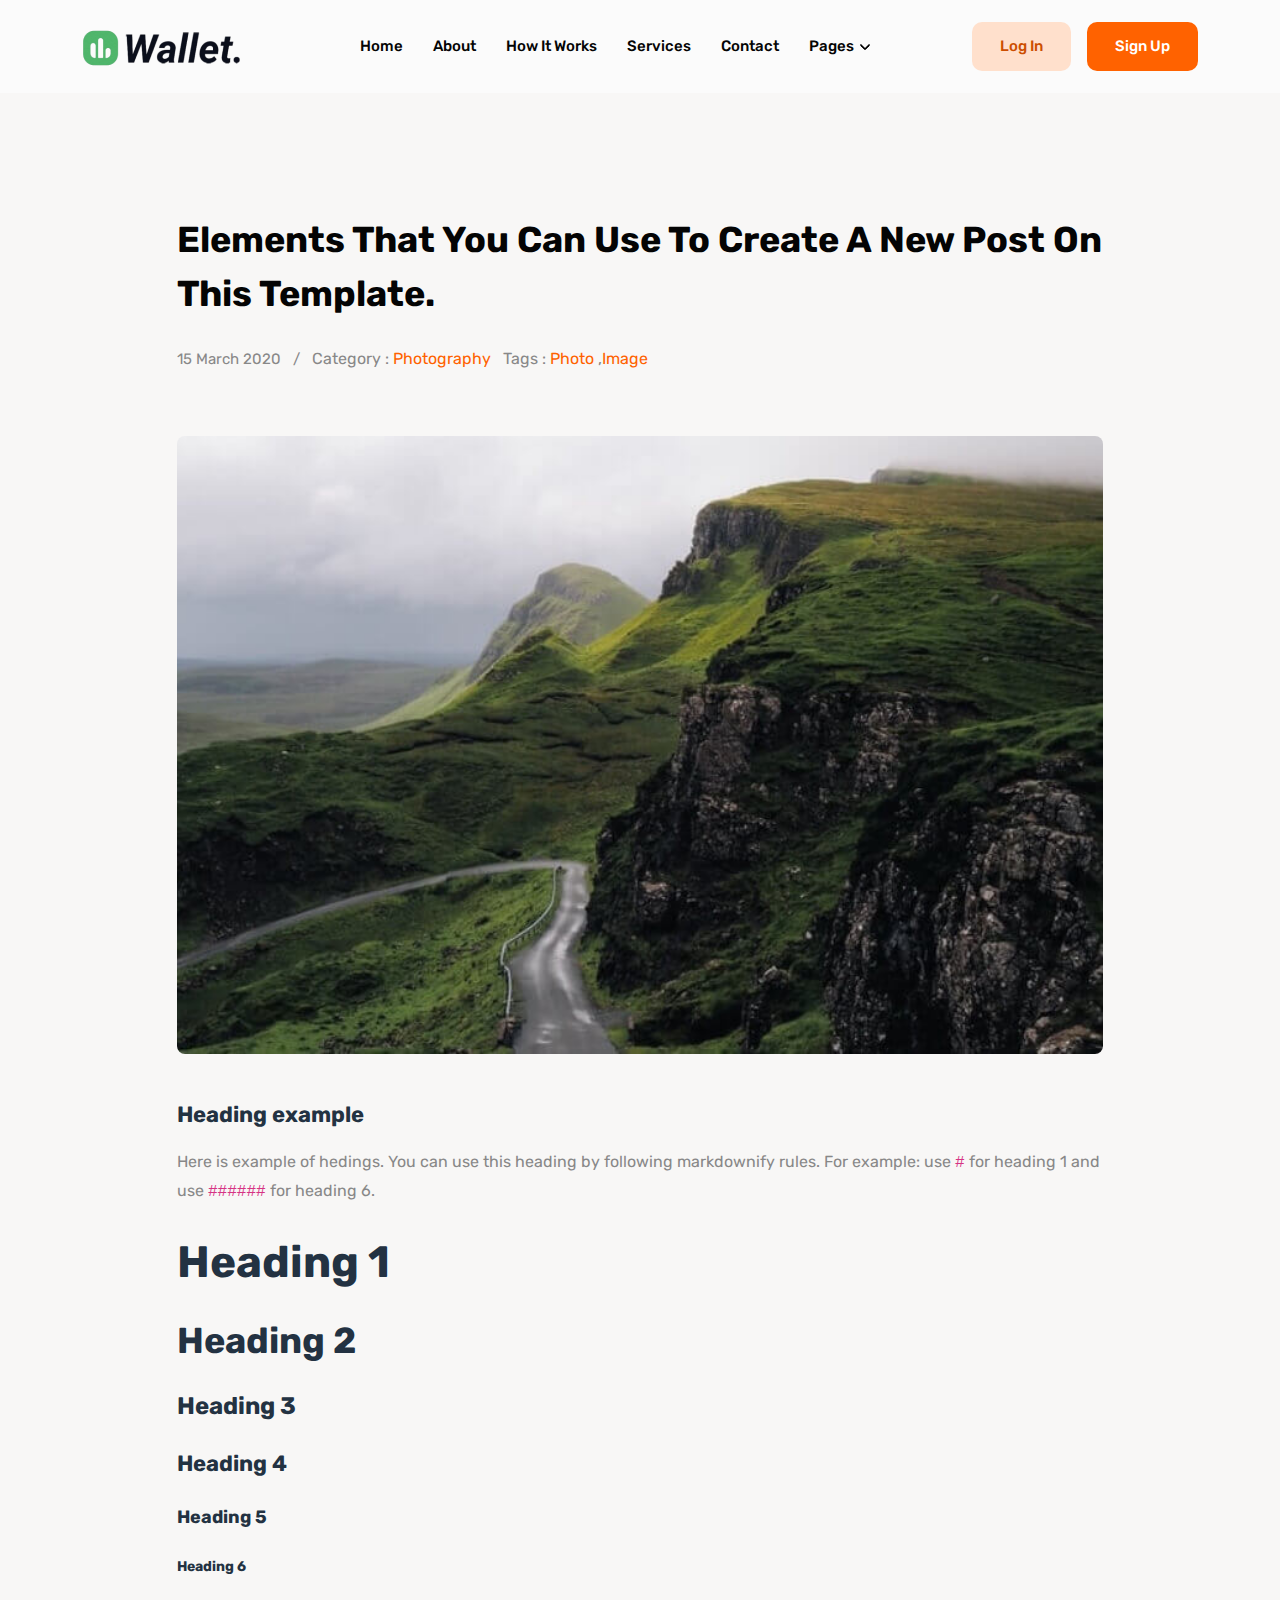
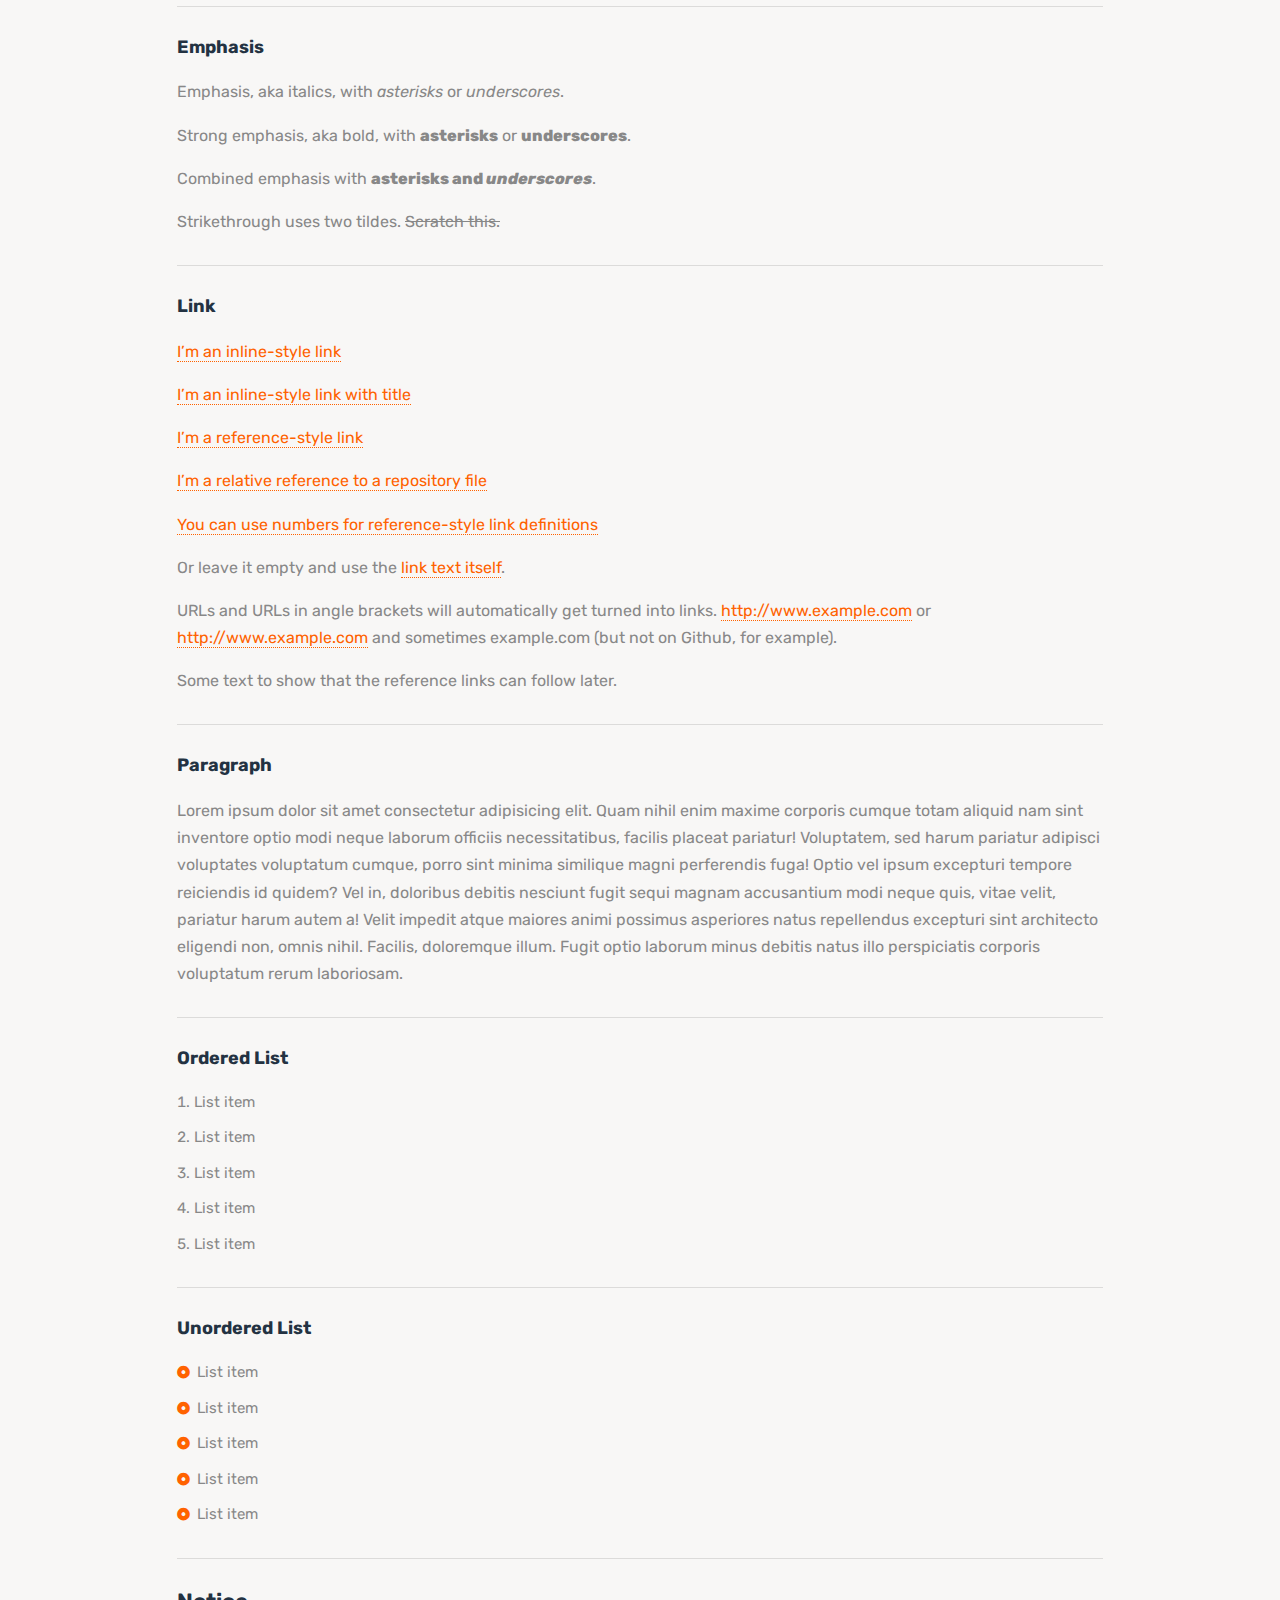
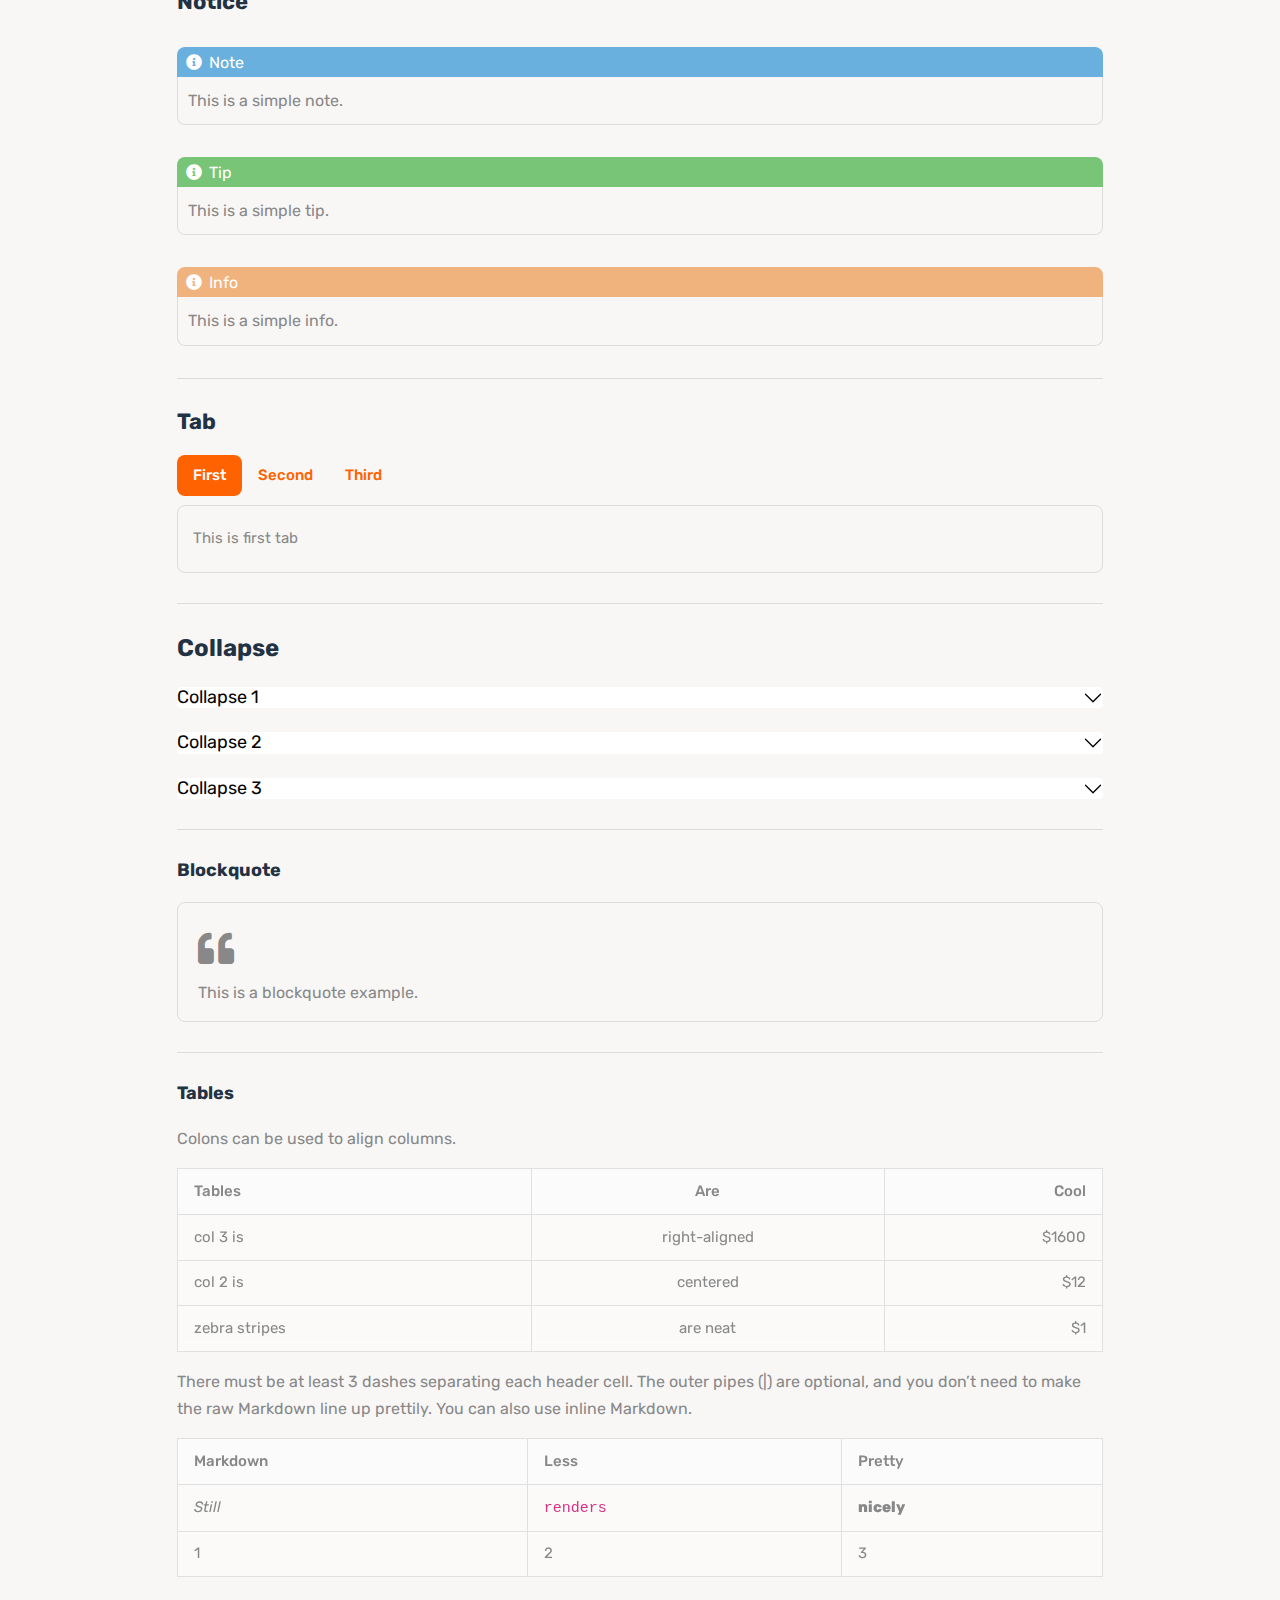
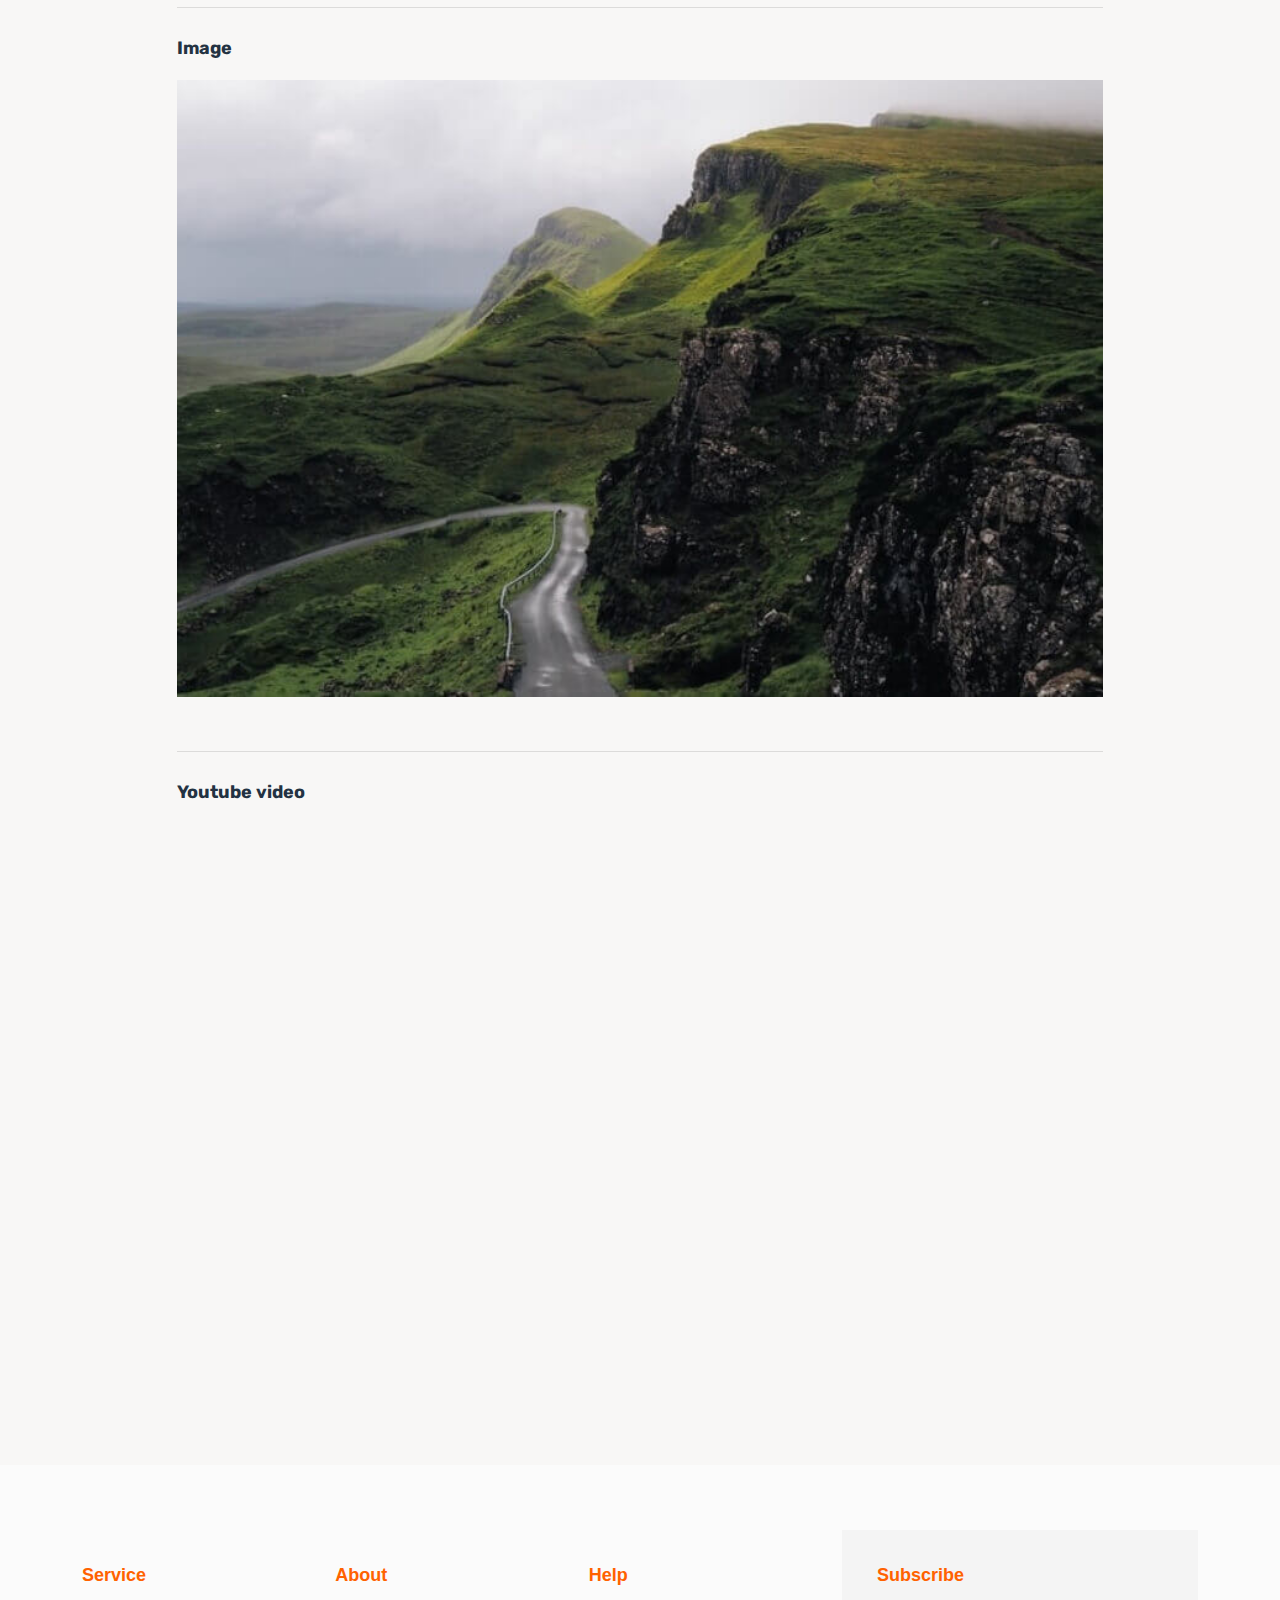
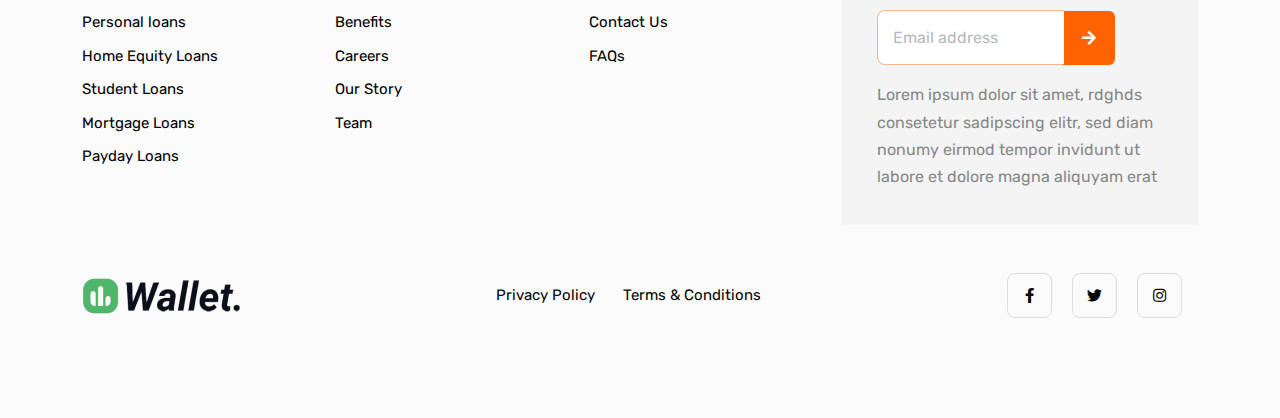
<file: theme/blog-details.html>
<!DOCTYPE html>

<!--
 // WEBSITE: https://themefisher.com
 // TWITTER: https://twitter.com/themefisher
 // FACEBOOK: https://www.facebook.com/themefisher
 // GITHUB: https://github.com/themefisher/
-->

<html lang="en-us">

<head>
	<meta charset="utf-8">
	<title>Wallet - Payday Loan Service Template</title>
	<meta name="viewport" content="width=device-width, initial-scale=1, maximum-scale=5">
	<meta name="description" content="This is meta description">
	<meta name="author" content="Themefisher">
	<link rel="shortcut icon" href="images/favicon.png" type="image/x-icon">
	<link rel="icon" href="images/favicon.png" type="image/x-icon">
  
  <!-- theme meta -->
  <meta name="theme-name" content="wallet" />

	<!-- # Google Fonts -->
	<link rel="preconnect" href="https://fonts.googleapis.com">
	<link rel="preconnect" href="https://fonts.gstatic.com" crossorigin>
	<link href="https://fonts.googleapis.com/css2?family=Rubik:wght@400;500;700&display=swap" rel="stylesheet">

	<!-- # CSS Plugins -->
	<link rel="stylesheet" href="plugins/slick/slick.css">
	<link rel="stylesheet" href="plugins/font-awesome/fontawesome.min.css">
	<link rel="stylesheet" href="plugins/font-awesome/brands.css">
	<link rel="stylesheet" href="plugins/font-awesome/solid.css">

	<!-- # Main Style Sheet -->
	<link rel="stylesheet" href="css/style.css">
</head>

<body>

<!-- navigation -->
<header class="navigation bg-tertiary">
	<nav class="navbar navbar-expand-xl navbar-light text-center py-3">
		<div class="container">
			<a class="navbar-brand" href="index.html">
				<img loading="prelaod" decoding="async" class="img-fluid" width="160" src="images/logo.png" alt="Wallet">
			</a>
			<button class="navbar-toggler" type="button" data-bs-toggle="collapse" data-bs-target="#navbarSupportedContent" aria-controls="navbarSupportedContent" aria-expanded="false" aria-label="Toggle navigation"> <span class="navbar-toggler-icon"></span>
			</button>
			<div class="collapse navbar-collapse" id="navbarSupportedContent">
				<ul class="navbar-nav mx-auto mb-2 mb-lg-0">
					<li class="nav-item"> <a class="nav-link" href="index.html">Home</a>
					</li>
					<li class="nav-item "> <a class="nav-link" href="about.html">About</a>
					</li>
					<li class="nav-item "> <a class="nav-link" href="how-it-works.html">How It Works</a>
					</li>
					<li class="nav-item "> <a class="nav-link" href="services.html">Services</a>
					</li>
					<li class="nav-item "> <a class="nav-link" href="contact.html">Contact</a>
					</li>
					<li class="nav-item dropdown"> <a class="nav-link dropdown-toggle" href="#" id="navbarDropdown" role="button" data-bs-toggle="dropdown" aria-expanded="false">Pages</a>
						<ul class="dropdown-menu" aria-labelledby="navbarDropdown">
							<li><a class="dropdown-item " href="blog.html">Blog</a>
							</li>
							<li><a class="dropdown-item " href="blog-details.html">Blog Details</a>
							</li>
							<li><a class="dropdown-item " href="service-details.html">Service Details</a>
							</li>
							<li><a class="dropdown-item " href="faq.html">FAQ&#39;s</a>
							</li>
							<li><a class="dropdown-item " href="legal.html">Legal</a>
							</li>
							<li><a class="dropdown-item " href="terms.html">Terms &amp; Condition</a>
							</li>
							<li><a class="dropdown-item " href="privacy-policy.html">Privacy &amp; Policy</a>
							</li>
						</ul>
					</li>
				</ul>
				<!-- account btn --> <a href="#!" class="btn btn-outline-primary">Log In</a>
				<!-- account btn --> <a href="#!" class="btn btn-primary ms-2 ms-lg-3">Sign Up</a>
			</div>
		</div>
	</nav>
</header>
<!-- /navigation -->

<div class="modal applyLoanModal fade" id="applyLoan" tabindex="-1" aria-labelledby="applyLoanLabel" aria-hidden="true">
  <div class="modal-dialog modal-dialog-centered">
    <div class="modal-content">
      <div class="modal-header border-bottom-0">
        <h4 class="modal-title" id="exampleModalLabel">How much do you need?</h4>
        <button type="button" class="btn-close" data-bs-dismiss="modal" aria-label="Close"></button>
      </div>
      <div class="modal-body">
        <form action="#!" method="post">
          <div class="row">
            <div class="col-lg-6 mb-4 pb-2">
              <div class="form-group">
                <label for="loan_amount" class="form-label">Amount</label>
                <input type="number" class="form-control shadow-none" id="loan_amount" placeholder="ex: 25000">
              </div>
            </div>
            <div class="col-lg-6 mb-4 pb-2">
              <div class="form-group">
                <label for="loan_how_long_for" class="form-label">How long for?</label>
                <input type="number" class="form-control shadow-none" id="loan_how_long_for" placeholder="ex: 12">
              </div>
            </div>
            <div class="col-lg-12 mb-4 pb-2">
              <div class="form-group">
                <label for="loan_repayment" class="form-label">Repayment</label>
                <input type="number" class="form-control shadow-none" id="loan_repayment" disabled>
              </div>
            </div>
            <div class="col-lg-6 mb-4 pb-2">
              <div class="form-group">
                <label for="loan_full_name" class="form-label">Full Name</label>
                <input type="text" class="form-control shadow-none" id="loan_full_name">
              </div>
            </div>
            <div class="col-lg-6 mb-4 pb-2">
              <div class="form-group">
                <label for="loan_email_address" class="form-label">Email address</label>
                <input type="email" class="form-control shadow-none" id="loan_email_address">
              </div>
            </div>
            <div class="col-lg-12">
              <button type="submit" class="btn btn-primary w-100">Get Your Loan Now</button>
            </div>
          </div>
        </form>
      </div>
    </div>
  </div>
</div>


<div class="section">
  <div class="container">
    <div class="row justify-content-center">
      <div class="col-lg-10">
        <div class="mb-5">
          <h2 class="mb-4" style="line-height:1.5">Elements That You Can Use To Create A New Post On This Template.</h2>
          <span>15 March 2020 <span class="mx-2">/</span> </span>
          <p class="list-inline-item">Category : <a href="#!" class="ml-1">Photography </a>
          </p>
          <p class="list-inline-item">Tags : <a href="#!" class="ml-1">Photo </a> ,<a href="#!"
              class="ml-1">Image </a>
          </p>
        </div>
        <div class="mb-5 text-center">
          <div class="post-slider rounded overflow-hidden">
            <img loading="lazy" decoding="async" src="images/blog/post-4.jpg" alt="Post Thumbnail">
            <img loading="lazy" decoding="async" src="images/blog/post-5.jpg" alt="Post Thumbnail">
            <img loading="lazy" decoding="async" src="images/blog/post-3.jpg" alt="Post Thumbnail">
          </div>
        </div>
        <div class="content">
          <h4 id="heading-example">Heading example</h4>
          <p>Here is example of hedings. You can use this heading by following markdownify rules. For example: use
            <code>#</code> for heading 1 and use <code>######</code> for heading 6.</p>
          <h1 id="heading-1">Heading 1</h1>
          <h2 id="heading-2">Heading 2</h2>
          <h3 id="heading-3">Heading 3</h3>
          <h4 id="heading-4">Heading 4</h4>
          <h5 id="heading-5">Heading 5</h5>
          <h6 id="heading-6">Heading 6</h6>
          <hr>
          <h5 id="emphasis">Emphasis</h5>
          <p>Emphasis, aka italics, with <em>asterisks</em> or <em>underscores</em>.</p>
          <p>Strong emphasis, aka bold, with <strong>asterisks</strong> or <strong>underscores</strong>.</p>
          <p>Combined emphasis with <strong>asterisks and <em>underscores</em></strong>.</p>
          <p>Strikethrough uses two tildes. <del>Scratch this.</del>
          </p>
          <hr>
          <h5 id="link">Link</h5>
          <p><a href="https://www.google.com">I&rsquo;m an inline-style link</a>
          </p>
          <p><a href="https://www.google.com" title="Google's Homepage">I&rsquo;m an inline-style link with title</a>
          </p>
          <p><a href="https://www.themefisher.com">I&rsquo;m a reference-style link</a>
          </p>
          <p><a href="#!">I&rsquo;m a relative reference to a repository file</a>
          </p>
          <p><a href="https://gethugothemes.com">You can use numbers for reference-style link definitions</a>
          </p>
          <p>Or leave it empty and use the <a href="https://www.getjekyllthemes.com">link text itself</a>.</p>
          <p>URLs and URLs in angle brackets will automatically get turned into links.
            <a href="http://www.example.com">http://www.example.com</a> or <a
              href="http://www.example.com">http://www.example.com</a> and sometimes example.com (but not on Github, for
            example).</p>
          <p>Some text to show that the reference links can follow later.</p>
          <hr>
          <h5 id="paragraph">Paragraph</h5>
          <p>Lorem ipsum dolor sit amet consectetur adipisicing elit. Quam nihil enim maxime corporis cumque totam
            aliquid nam sint inventore optio modi neque laborum officiis necessitatibus, facilis placeat pariatur!
            Voluptatem, sed harum pariatur adipisci voluptates voluptatum cumque, porro sint minima similique magni
            perferendis fuga! Optio vel ipsum excepturi tempore reiciendis id quidem? Vel in, doloribus debitis nesciunt
            fugit sequi magnam accusantium modi neque quis, vitae velit, pariatur harum autem a! Velit impedit atque
            maiores animi possimus asperiores natus repellendus excepturi sint architecto eligendi non, omnis nihil.
            Facilis, doloremque illum. Fugit optio laborum minus debitis natus illo perspiciatis corporis voluptatum
            rerum laboriosam.</p>
          <hr>
          <h5 id="ordered-list">Ordered List</h5>
          <ol>
            <li>List item</li>
            <li>List item</li>
            <li>List item</li>
            <li>List item</li>
            <li>List item</li>
          </ol>
          <hr>
          <h5 id="unordered-list">Unordered List</h5>
          <ul>
            <li>List item</li>
            <li>List item</li>
            <li>List item</li>
            <li>List item</li>
            <li>List item</li>
          </ul>
          <hr>
          <h4 id="notice">Notice</h4>
          <div class="notices note">
            <p>This is a simple note.</p>
          </div>
          <div class="notices tip">
            <p>This is a simple tip.</p>
          </div>
          <div class="notices info">
            <p>This is a simple info.</p>
          </div>
          <hr>
          <h4 id="tab">Tab</h4>
          <div class="code-tabs">
            <ul class="nav nav-tabs"></ul>
            <div class="tab-content">
              <div class="tab-pane" title="first">This is first tab</div>
              <div class="tab-pane" title="second">this is second tab</div>
              <div class="tab-pane" title="third">this is third tab</div>
            </div>
          </div>
          <hr>
          <h3 id="collapse">Collapse</h3>
          <div class="accordion accordion-wrapper">
            <div class="accordion-item mb-1">
              <h2 class="accordion-header accordion-button h5 fw-normal border-0 mt-4 p-0 text-capitalize"
                id="heading-collapse-1" type="button" data-bs-toggle="collapse" data-bs-target="#collapse-collapse-1"
                aria-controls="collapse-collapse-1">collapse 1
              </h2>
              <div id="collapse-collapse-1" class="accordion-collapse collapse" aria-labelledby="heading-collapse-1">
                <div class="accordion-body p-0 pt-2 content">This is a simple collapse</div>
              </div>
            </div>
          </div>
          <div class="accordion accordion-wrapper">
            <div class="accordion-item mb-1">
              <h2 class="accordion-header accordion-button h5 fw-normal border-0 mt-4 p-0 text-capitalize"
                id="heading-collapse-2" type="button" data-bs-toggle="collapse" data-bs-target="#collapse-collapse-2"
                aria-controls="collapse-collapse-2">collapse 2
              </h2>
              <div id="collapse-collapse-2" class="accordion-collapse collapse" aria-labelledby="heading-collapse-2">
                <div class="accordion-body p-0 pt-2 content">This is a simple collapse</div>
              </div>
            </div>
          </div>
          <div class="accordion accordion-wrapper">
            <div class="accordion-item mb-1">
              <h2 class="accordion-header accordion-button h5 fw-normal border-0 mt-4 p-0 text-capitalize"
                id="heading-collapse-3" type="button" data-bs-toggle="collapse" data-bs-target="#collapse-collapse-3"
                aria-controls="collapse-collapse-3">collapse 3
              </h2>
              <div id="collapse-collapse-3" class="accordion-collapse collapse" aria-labelledby="heading-collapse-3">
                <div class="accordion-body p-0 pt-2 content">This is a simple collapse</div>
              </div>
            </div>
          </div>
          <hr>
          <h5 id="blockquote">Blockquote</h5>
          <blockquote>
            <p>This is a blockquote example.</p>
          </blockquote>
          <hr>
          <h5 id="tables">Tables</h5>
          <p>Colons can be used to align columns.</p>
          <table>
            <thead>
              <tr>
                <th>Tables</th>
                <th style="text-align:center">Are</th>
                <th style="text-align:right">Cool</th>
              </tr>
            </thead>
            <tbody>
              <tr>
                <td>col 3 is</td>
                <td style="text-align:center">right-aligned</td>
                <td style="text-align:right">$1600</td>
              </tr>
              <tr>
                <td>col 2 is</td>
                <td style="text-align:center">centered</td>
                <td style="text-align:right">$12</td>
              </tr>
              <tr>
                <td>zebra stripes</td>
                <td style="text-align:center">are neat</td>
                <td style="text-align:right">$1</td>
              </tr>
            </tbody>
          </table>
          <p>There must be at least 3 dashes separating each header cell. The outer pipes (|) are optional, and you
            don&rsquo;t need to make the raw Markdown line up prettily. You can also use inline Markdown.</p>
          <table>
            <thead>
              <tr>
                <th>Markdown</th>
                <th>Less</th>
                <th>Pretty</th>
              </tr>
            </thead>
            <tbody>
              <tr>
                <td><em>Still</em>
                </td>
                <td><code>renders</code>
                </td>
                <td><strong>nicely</strong>
                </td>
              </tr>
              <tr>
                <td>1</td>
                <td>2</td>
                <td>3</td>
              </tr>
            </tbody>
          </table>
          <hr>
          <h5 id="image">Image</h5>
          <p>
            <img loading="lazy" decoding="async" class="w-100 d-block mb-4" src="images/blog/post-4.jpg"
              alt="placeholder image">
            <img loading="lazy" decoding="async" class="w-100 d-block mb-4"
              src="https://dummyimage.com/1100x500/e8e8e8/16161a.jpg" alt="placeholder image">
          </p>
          <hr>
          <h5 id="youtube-video">Youtube video</h5>
          <div style="position: relative; padding-bottom: 56.25%; height: 0; overflow: hidden;">
            <iframe src="https://www.youtube.com/embed/KFmA9W8i4X4"
              style="position: absolute; top: 0; left: 0; width: 100%; height: 100%; border:0;" allowfullscreen
              title="YouTube Video"></iframe>
          </div>
        </div>
      </div>
    </div>
  </div>
</div>

<footer class="section-sm bg-tertiary">
	<div class="container">
		<div class="row justify-content-between">
			<div class="col-lg-2 col-md-4 col-6 mb-4">
				<div class="footer-widget">
					<h5 class="mb-4 text-primary font-secondary">Service</h5>
					<ul class="list-unstyled">
						<li class="mb-2"><a href="service-details.html">Personal loans</a>
						</li>
						<li class="mb-2"><a href="service-details.html">Home Equity Loans</a>
						</li>
						<li class="mb-2"><a href="service-details.html">Student Loans</a>
						</li>
						<li class="mb-2"><a href="service-details.html">Mortgage Loans</a>
						</li>
						<li class="mb-2"><a href="service-details.html">Payday Loans</a>
						</li>
					</ul>
				</div>
			</div>
			<div class="col-lg-2 col-md-4 col-6 mb-4">
				<div class="footer-widget">
					<h5 class="mb-4 text-primary font-secondary">About</h5>
					<ul class="list-unstyled">
						<li class="mb-2"><a href="#!">Benefits</a>
						</li>
						<li class="mb-2"><a href="#!">Careers</a>
						</li>
						<li class="mb-2"><a href="#!">Our Story</a>
						</li>
						<li class="mb-2"><a href="#!">Team</a>
						</li>
					</ul>
				</div>
			</div>
			<div class="col-lg-2 col-md-4 col-6 mb-4">
				<div class="footer-widget">
					<h5 class="mb-4 text-primary font-secondary">Help</h5>
					<ul class="list-unstyled">
						<li class="mb-2"><a href="contact.html">Contact Us</a>
						</li>
						<li class="mb-2"><a href="faq.html">FAQs</a>
						</li>
					</ul>
				</div>
			</div>
			<div class="col-lg-4 col-md-12 newsletter-form">
				<div style="background-color: #F4F4F4; padding: 35px;">
					<h5 class="mb-4 text-primary font-secondary">Subscribe</h5>
					<div class="pe-0 pe-xl-5">
						<form action="#!" method="post" name="mc-embedded-subscribe-form" target="_blank">
							<div class="input-group mb-3">
								<input type="text" class="form-control shadow-none bg-white border-end-0" placeholder="Email address"> <span class="input-group-text border-0 p-0">
                    <button class="input-group-text border-0 bg-primary" type="submit" name="subscribe"
                      aria-label="Subscribe for Newsletter"><i class="fas fa-arrow-right"></i></button>
                  </span>
							</div>
							<div style="position: absolute; left: -5000px;" aria-hidden="true">
								<input type="text" name="b_463ee871f45d2d93748e77cad_a0a2c6d074" tabindex="-1">
							</div>
						</form>
					</div>
					<p class="mb-0">Lorem ipsum dolor sit amet, rdghds consetetur sadipscing elitr, sed diam nonumy eirmod tempor invidunt ut labore et dolore magna aliquyam erat</p>
				</div>
			</div>
		</div>
		<div class="row align-items-center mt-5 text-center text-md-start">
			<div class="col-lg-4">
        <a href="index.html">
          <img loading="prelaod" decoding="async" class="img-fluid" width="160" src="images/logo.png" alt="Wallet">
        </a>
			</div>
			<div class="col-lg-4 col-md-6 mt-4 mt-lg-0">
				<ul class="list-unstyled list-inline mb-0 text-lg-center">
					<li class="list-inline-item me-4"><a class="text-black" href="privacy-policy.html">Privacy Policy</a>
					</li>
					<li class="list-inline-item me-4"><a class="text-black" href="terms.html">Terms &amp; Conditions</a>
					</li>
				</ul>
			</div>
			<div class="col-lg-4 col-md-6 text-md-end mt-4 mt-md-0">
				<ul class="list-unstyled list-inline mb-0 social-icons">
					<li class="list-inline-item me-3"><a title="Explorer Facebook Profile" class="text-black" href="https://facebook.com/"><i class="fab fa-facebook-f"></i></a>
					</li>
					<li class="list-inline-item me-3"><a title="Explorer Twitter Profile" class="text-black" href="https://twitter.com/"><i class="fab fa-twitter"></i></a>
					</li>
					<li class="list-inline-item me-3"><a title="Explorer Instagram Profile" class="text-black" href="https://instagram.com/"><i class="fab fa-instagram"></i></a>
					</li>
				</ul>
			</div>
		</div>
	</div>
</footer>


<!-- # JS Plugins -->
<script src="plugins/jquery/jquery.min.js"></script>
<script src="plugins/bootstrap/bootstrap.min.js"></script>
<script src="plugins/slick/slick.min.js"></script>
<script src="plugins/scrollmenu/scrollmenu.min.js"></script>

<!-- Main Script -->
<script src="js/script.js"></script>

</body>
</html>
</file>
<file: theme/css/style.css>
/**
 * WEBSITE: https://themefisher.com
 * TWITTER: https://twitter.com/themefisher
 * FACEBOOK: https://www.facebook.com/themefisher
 * GITHUB: https://github.com/themefisher/
 */

@charset "UTF-8";
/*!
 * Bootstrap v5.0.2 (https://getbootstrap.com/)
 * Copyright 2011-2021 The Bootstrap Authors
 * Copyright 2011-2021 Twitter, Inc.
 * Licensed under MIT (https://github.com/twbs/bootstrap/blob/main/LICENSE)
 */
:root {
  --bs-blue: #0d6efd;
  --bs-indigo: #6610f2;
  --bs-purple: #6f42c1;
  --bs-pink: #d63384;
  --bs-red: #dc3545;
  --bs-orange: #fd7e14;
  --bs-yellow: #ffc107;
  --bs-green: #198754;
  --bs-teal: #20c997;
  --bs-cyan: #0dcaf0;
  --bs-white: #fff;
  --bs-gray: #6c757d;
  --bs-gray-dark: #343a40;
  --bs-primary: #0d6efd;
  --bs-secondary: #6c757d;
  --bs-success: #198754;
  --bs-info: #0dcaf0;
  --bs-warning: #ffc107;
  --bs-danger: #dc3545;
  --bs-light: #EAEAEA;
  --bs-dark: #233242;
  --bs-font-sans-serif: system-ui, -apple-system, "Segoe UI", Roboto, "Helvetica Neue", Arial, "Noto Sans", "Liberation Sans", sans-serif, "Apple Color Emoji", "Segoe UI Emoji", "Segoe UI Symbol", "Noto Color Emoji";
  --bs-font-monospace: SFMono-Regular, Menlo, Monaco, Consolas, "Liberation Mono", "Courier New", monospace;
  --bs-gradient: linear-gradient(180deg, rgba(255, 255, 255, 0.15), rgba(255, 255, 255, 0));
}

*,
*::before,
*::after {
  box-sizing: border-box;
}

@media (prefers-reduced-motion: no-preference) {
  :root {
    scroll-behavior: smooth;
  }
}

body {
  margin: 0;
  font-family: var(--bs-font-sans-serif);
  font-size: 1rem;
  font-weight: 400;
  line-height: 1.5;
  color: rgb(248, 247, 246);
  background-color: #fff;
  -webkit-text-size-adjust: 100%;
  -webkit-tap-highlight-color: rgba(0, 0, 0, 0);
}

hr {
  margin: 1rem 0;
  color: inherit;
  background-color: currentColor;
  border: 0;
  opacity: 0.25;
}

hr:not([size]) {
  height: 1px;
}

h6, .h6, h5, .h5, h4, .h4, h3, .h3, h2, .h2, h1, .h1 {
  margin-top: 0;
  margin-bottom: 0.5rem;
  font-weight: 500;
  line-height: 1.2;
}

h1, .h1 {
  font-size: calc(1.375rem + 1.5vw);
}
@media (min-width: 1200px) {
  h1, .h1 {
    font-size: 2.5rem;
  }
}

h2, .h2 {
  font-size: calc(1.325rem + 0.9vw);
}
@media (min-width: 1200px) {
  h2, .h2 {
    font-size: 2rem;
  }
}

h3, .h3 {
  font-size: calc(1.3rem + 0.6vw);
}
@media (min-width: 1200px) {
  h3, .h3 {
    font-size: 1.75rem;
  }
}

h4, .h4 {
  font-size: calc(1.275rem + 0.3vw);
}
@media (min-width: 1200px) {
  h4, .h4 {
    font-size: 1.5rem;
  }
}

h5, .h5 {
  font-size: 1.25rem;
}

h6, .h6 {
  font-size: 1rem;
}

p {
  margin-top: 0;
  margin-bottom: 1rem;
}

abbr[title],
abbr[data-bs-original-title] {
  -webkit-text-decoration: underline dotted;
          text-decoration: underline dotted;
  cursor: help;
  -webkit-text-decoration-skip-ink: none;
          text-decoration-skip-ink: none;
}

address {
  margin-bottom: 1rem;
  font-style: normal;
  line-height: inherit;
}

ol,
ul {
  padding-left: 2rem;
}

ol,
ul,
dl {
  margin-top: 0;
  margin-bottom: 1rem;
}

ol ol,
ul ul,
ol ul,
ul ol {
  margin-bottom: 0;
}

dt {
  font-weight: 700;
}

dd {
  margin-bottom: 0.5rem;
  margin-left: 0;
}

blockquote {
  margin: 0 0 1rem;
}

b,
strong {
  font-weight: bolder;
}

small, .small {
  font-size: 0.875em;
}

mark, .mark {
  padding: 0.2em;
  background-color: #fcf8e3;
}

sub,
sup {
  position: relative;
  font-size: 0.75em;
  line-height: 0;
  vertical-align: baseline;
}

sub {
  bottom: -0.25em;
}

sup {
  top: -0.5em;
}

a {
  color: #0d6efd;
  text-decoration: underline;
}
a:hover {
  color: #0a58ca;
}

a:not([href]):not([class]), a:not([href]):not([class]):hover {
  color: inherit;
  text-decoration: none;
}

pre,
code,
kbd,
samp {
  font-family: var(--bs-font-monospace);
  font-size: 1em;
  direction: ltr /* rtl:ignore */;
  unicode-bidi: bidi-override;
}

pre {
  display: block;
  margin-top: 0;
  margin-bottom: 1rem;
  overflow: auto;
  font-size: 0.875em;
}
pre code {
  font-size: inherit;
  color: inherit;
  word-break: normal;
}

code {
  font-size: 0.875em;
  color: #d63384;
  word-wrap: break-word;
}
a > code {
  color: inherit;
}

kbd {
  padding: 0.2rem 0.4rem;
  font-size: 0.875em;
  color: #fff;
  background-color: #212529;
  border-radius: 0.2rem;
}
kbd kbd {
  padding: 0;
  font-size: 1em;
  font-weight: 700;
}

figure {
  margin: 0 0 1rem;
}

img,
svg {
  vertical-align: middle;
}

table {
  caption-side: bottom;
  border-collapse: collapse;
}

caption {
  padding-top: 0.5rem;
  padding-bottom: 0.5rem;
  color: #6c757d;
  text-align: left;
}

th {
  text-align: inherit;
  text-align: -webkit-match-parent;
}

thead,
tbody,
tfoot,
tr,
td,
th {
  border-color: inherit;
  border-style: solid;
  border-width: 0;
}

label {
  display: inline-block;
}

button {
  border-radius: 0;
}

button:focus:not(:focus-visible) {
  outline: 0;
}

input,
button,
select,
optgroup,
textarea {
  margin: 0;
  font-family: inherit;
  font-size: inherit;
  line-height: inherit;
}

button,
select {
  text-transform: none;
}

[role=button] {
  cursor: pointer;
}

select {
  word-wrap: normal;
}
select:disabled {
  opacity: 1;
}

[list]::-webkit-calendar-picker-indicator {
  display: none;
}

button,
[type=button],
[type=reset],
[type=submit] {
  -webkit-appearance: button;
}
button:not(:disabled),
[type=button]:not(:disabled),
[type=reset]:not(:disabled),
[type=submit]:not(:disabled) {
  cursor: pointer;
}

::-moz-focus-inner {
  padding: 0;
  border-style: none;
}

textarea {
  resize: vertical;
}

fieldset {
  min-width: 0;
  padding: 0;
  margin: 0;
  border: 0;
}

legend {
  float: left;
  width: 100%;
  padding: 0;
  margin-bottom: 0.5rem;
  font-size: calc(1.275rem + 0.3vw);
  line-height: inherit;
}
@media (min-width: 1200px) {
  legend {
    font-size: 1.5rem;
  }
}
legend + * {
  clear: left;
}

::-webkit-datetime-edit-fields-wrapper,
::-webkit-datetime-edit-text,
::-webkit-datetime-edit-minute,
::-webkit-datetime-edit-hour-field,
::-webkit-datetime-edit-day-field,
::-webkit-datetime-edit-month-field,
::-webkit-datetime-edit-year-field {
  padding: 0;
}

::-webkit-inner-spin-button {
  height: auto;
}

[type=search] {
  outline-offset: -2px;
  -webkit-appearance: textfield;
}

/* rtl:raw:
[type="tel"],
[type="url"],
[type="email"],
[type="number"] {
  direction: ltr;
}
*/
::-webkit-search-decoration {
  -webkit-appearance: none;
}

::-webkit-color-swatch-wrapper {
  padding: 0;
}

::file-selector-button {
  font: inherit;
}

::-webkit-file-upload-button {
  font: inherit;
  -webkit-appearance: button;
}

output {
  display: inline-block;
}

iframe {
  border: 0;
}

summary {
  display: list-item;
  cursor: pointer;
}

progress {
  vertical-align: baseline;
}

[hidden] {
  display: none !important;
}

.lead {
  font-size: 1.25rem;
  font-weight: 300;
}

.display-1 {
  font-size: calc(1.625rem + 4.5vw);
  font-weight: 300;
  line-height: 1.2;
}
@media (min-width: 1200px) {
  .display-1 {
    font-size: 5rem;
  }
}

.display-2 {
  font-size: calc(1.575rem + 3.9vw);
  font-weight: 300;
  line-height: 1.2;
}
@media (min-width: 1200px) {
  .display-2 {
    font-size: 4.5rem;
  }
}

.display-3 {
  font-size: calc(1.525rem + 3.3vw);
  font-weight: 300;
  line-height: 1.2;
}
@media (min-width: 1200px) {
  .display-3 {
    font-size: 4rem;
  }
}

.display-4 {
  font-size: calc(1.475rem + 2.7vw);
  font-weight: 300;
  line-height: 1.2;
}
@media (min-width: 1200px) {
  .display-4 {
    font-size: 3.5rem;
  }
}

.display-5 {
  font-size: calc(1.425rem + 2.1vw);
  font-weight: 300;
  line-height: 1.2;
}
@media (min-width: 1200px) {
  .display-5 {
    font-size: 3rem;
  }
}

.display-6 {
  font-size: calc(1.375rem + 1.5vw);
  font-weight: 300;
  line-height: 1.2;
}
@media (min-width: 1200px) {
  .display-6 {
    font-size: 2.5rem;
  }
}

.list-unstyled {
  padding-left: 0;
  list-style: none;
}

.list-inline {
  padding-left: 0;
  list-style: none;
}

.list-inline-item {
  display: inline-block;
}
.list-inline-item:not(:last-child) {
  margin-right: 0.5rem;
}

.initialism {
  font-size: 0.875em;
  text-transform: uppercase;
}

.blockquote {
  margin-bottom: 1rem;
  font-size: 1.25rem;
}
.blockquote > :last-child {
  margin-bottom: 0;
}

.blockquote-footer {
  margin-top: -1rem;
  margin-bottom: 1rem;
  font-size: 0.875em;
  color: #6c757d;
}
.blockquote-footer::before {
  content: "— ";
}

.img-fluid {
  max-width: 100%;
  height: auto;
}

.img-thumbnail {
  padding: 0.25rem;
  background-color: #fff;
  border: 1px solid #dee2e6;
  border-radius: 0.25rem;
  max-width: 100%;
  height: auto;
}

.figure {
  display: inline-block;
}

.figure-img {
  margin-bottom: 0.5rem;
  line-height: 1;
}

.figure-caption {
  font-size: 0.875em;
  color: #6c757d;
}

.container,
.container-fluid,
.container-xxl,
.container-xl,
.container-lg,
.container-md,
.container-sm {
  width: 100%;
  padding-right: var(--bs-gutter-x, 0.75rem);
  padding-left: var(--bs-gutter-x, 0.75rem);
  margin-right: auto;
  margin-left: auto;
}

@media (min-width: 576px) {
  .container-sm, .container {
    max-width: 540px;
  }
}
@media (min-width: 768px) {
  .container-md, .container-sm, .container {
    max-width: 720px;
  }
}
@media (min-width: 992px) {
  .container-lg, .container-md, .container-sm, .container {
    max-width: 960px;
  }
}
@media (min-width: 1200px) {
  .container-xl, .container-lg, .container-md, .container-sm, .container {
    max-width: 1140px;
  }
}
@media (min-width: 1400px) {
  .container-xxl, .container-xl, .container-lg, .container-md, .container-sm, .container {
    max-width: 1320px;
  }
}
.row {
  --bs-gutter-x: 1.5rem;
  --bs-gutter-y: 0;
  display: flex;
  flex-wrap: wrap;
  margin-top: calc(var(--bs-gutter-y) * -1);
  margin-right: calc(var(--bs-gutter-x) * -0.5);
  margin-left: calc(var(--bs-gutter-x) * -0.5);
}
.row > * {
  flex-shrink: 0;
  width: 100%;
  max-width: 100%;
  padding-right: calc(var(--bs-gutter-x) * 0.5);
  padding-left: calc(var(--bs-gutter-x) * 0.5);
  margin-top: var(--bs-gutter-y);
}

.col {
  flex: 1 0 0%;
}

.row-cols-auto > * {
  flex: 0 0 auto;
  width: auto;
}

.row-cols-1 > * {
  flex: 0 0 auto;
  width: 100%;
}

.row-cols-2 > * {
  flex: 0 0 auto;
  width: 50%;
}

.row-cols-3 > * {
  flex: 0 0 auto;
  width: 33.3333333333%;
}

.row-cols-4 > * {
  flex: 0 0 auto;
  width: 25%;
}

.row-cols-5 > * {
  flex: 0 0 auto;
  width: 20%;
}

.row-cols-6 > * {
  flex: 0 0 auto;
  width: 16.6666666667%;
}

@media (min-width: 576px) {
  .col-sm {
    flex: 1 0 0%;
  }
  .row-cols-sm-auto > * {
    flex: 0 0 auto;
    width: auto;
  }
  .row-cols-sm-1 > * {
    flex: 0 0 auto;
    width: 100%;
  }
  .row-cols-sm-2 > * {
    flex: 0 0 auto;
    width: 50%;
  }
  .row-cols-sm-3 > * {
    flex: 0 0 auto;
    width: 33.3333333333%;
  }
  .row-cols-sm-4 > * {
    flex: 0 0 auto;
    width: 25%;
  }
  .row-cols-sm-5 > * {
    flex: 0 0 auto;
    width: 20%;
  }
  .row-cols-sm-6 > * {
    flex: 0 0 auto;
    width: 16.6666666667%;
  }
}
@media (min-width: 768px) {
  .col-md {
    flex: 1 0 0%;
  }
  .row-cols-md-auto > * {
    flex: 0 0 auto;
    width: auto;
  }
  .row-cols-md-1 > * {
    flex: 0 0 auto;
    width: 100%;
  }
  .row-cols-md-2 > * {
    flex: 0 0 auto;
    width: 50%;
  }
  .row-cols-md-3 > * {
    flex: 0 0 auto;
    width: 33.3333333333%;
  }
  .row-cols-md-4 > * {
    flex: 0 0 auto;
    width: 25%;
  }
  .row-cols-md-5 > * {
    flex: 0 0 auto;
    width: 20%;
  }
  .row-cols-md-6 > * {
    flex: 0 0 auto;
    width: 16.6666666667%;
  }
}
@media (min-width: 992px) {
  .col-lg {
    flex: 1 0 0%;
  }
  .row-cols-lg-auto > * {
    flex: 0 0 auto;
    width: auto;
  }
  .row-cols-lg-1 > * {
    flex: 0 0 auto;
    width: 100%;
  }
  .row-cols-lg-2 > * {
    flex: 0 0 auto;
    width: 50%;
  }
  .row-cols-lg-3 > * {
    flex: 0 0 auto;
    width: 33.3333333333%;
  }
  .row-cols-lg-4 > * {
    flex: 0 0 auto;
    width: 25%;
  }
  .row-cols-lg-5 > * {
    flex: 0 0 auto;
    width: 20%;
  }
  .row-cols-lg-6 > * {
    flex: 0 0 auto;
    width: 16.6666666667%;
  }
}
@media (min-width: 1200px) {
  .col-xl {
    flex: 1 0 0%;
  }
  .row-cols-xl-auto > * {
    flex: 0 0 auto;
    width: auto;
  }
  .row-cols-xl-1 > * {
    flex: 0 0 auto;
    width: 100%;
  }
  .row-cols-xl-2 > * {
    flex: 0 0 auto;
    width: 50%;
  }
  .row-cols-xl-3 > * {
    flex: 0 0 auto;
    width: 33.3333333333%;
  }
  .row-cols-xl-4 > * {
    flex: 0 0 auto;
    width: 25%;
  }
  .row-cols-xl-5 > * {
    flex: 0 0 auto;
    width: 20%;
  }
  .row-cols-xl-6 > * {
    flex: 0 0 auto;
    width: 16.6666666667%;
  }
}
@media (min-width: 1400px) {
  .col-xxl {
    flex: 1 0 0%;
  }
  .row-cols-xxl-auto > * {
    flex: 0 0 auto;
    width: auto;
  }
  .row-cols-xxl-1 > * {
    flex: 0 0 auto;
    width: 100%;
  }
  .row-cols-xxl-2 > * {
    flex: 0 0 auto;
    width: 50%;
  }
  .row-cols-xxl-3 > * {
    flex: 0 0 auto;
    width: 33.3333333333%;
  }
  .row-cols-xxl-4 > * {
    flex: 0 0 auto;
    width: 25%;
  }
  .row-cols-xxl-5 > * {
    flex: 0 0 auto;
    width: 20%;
  }
  .row-cols-xxl-6 > * {
    flex: 0 0 auto;
    width: 16.6666666667%;
  }
}
.col-auto {
  flex: 0 0 auto;
  width: auto;
}

.col-1 {
  flex: 0 0 auto;
  width: 8.33333333%;
}

.col-2 {
  flex: 0 0 auto;
  width: 16.66666667%;
}

.col-3 {
  flex: 0 0 auto;
  width: 25%;
}

.col-4 {
  flex: 0 0 auto;
  width: 33.33333333%;
}

.col-5 {
  flex: 0 0 auto;
  width: 41.66666667%;
}

.col-6 {
  flex: 0 0 auto;
  width: 50%;
}

.col-7 {
  flex: 0 0 auto;
  width: 58.33333333%;
}

.col-8 {
  flex: 0 0 auto;
  width: 66.66666667%;
}

.col-9 {
  flex: 0 0 auto;
  width: 75%;
}

.col-10 {
  flex: 0 0 auto;
  width: 83.33333333%;
}

.col-11 {
  flex: 0 0 auto;
  width: 91.66666667%;
}

.col-12 {
  flex: 0 0 auto;
  width: 100%;
}

.offset-1 {
  margin-left: 8.33333333%;
}

.offset-2 {
  margin-left: 16.66666667%;
}

.offset-3 {
  margin-left: 25%;
}

.offset-4 {
  margin-left: 33.33333333%;
}

.offset-5 {
  margin-left: 41.66666667%;
}

.offset-6 {
  margin-left: 50%;
}

.offset-7 {
  margin-left: 58.33333333%;
}

.offset-8 {
  margin-left: 66.66666667%;
}

.offset-9 {
  margin-left: 75%;
}

.offset-10 {
  margin-left: 83.33333333%;
}

.offset-11 {
  margin-left: 91.66666667%;
}

.g-0,
.gx-0 {
  --bs-gutter-x: 0;
}

.g-0,
.gy-0 {
  --bs-gutter-y: 0;
}

.g-1,
.gx-1 {
  --bs-gutter-x: 0.25rem;
}

.g-1,
.gy-1 {
  --bs-gutter-y: 0.25rem;
}

.g-2,
.gx-2 {
  --bs-gutter-x: 0.5rem;
}

.g-2,
.gy-2 {
  --bs-gutter-y: 0.5rem;
}

.g-3,
.gx-3 {
  --bs-gutter-x: 1rem;
}

.g-3,
.gy-3 {
  --bs-gutter-y: 1rem;
}

.g-4,
.gx-4 {
  --bs-gutter-x: 1.5rem;
}

.g-4,
.gy-4 {
  --bs-gutter-y: 1.5rem;
}

.g-5,
.gx-5 {
  --bs-gutter-x: 3rem;
}

.g-5,
.gy-5 {
  --bs-gutter-y: 3rem;
}

@media (min-width: 576px) {
  .col-sm-auto {
    flex: 0 0 auto;
    width: auto;
  }
  .col-sm-1 {
    flex: 0 0 auto;
    width: 8.33333333%;
  }
  .col-sm-2 {
    flex: 0 0 auto;
    width: 16.66666667%;
  }
  .col-sm-3 {
    flex: 0 0 auto;
    width: 25%;
  }
  .col-sm-4 {
    flex: 0 0 auto;
    width: 33.33333333%;
  }
  .col-sm-5 {
    flex: 0 0 auto;
    width: 41.66666667%;
  }
  .col-sm-6 {
    flex: 0 0 auto;
    width: 50%;
  }
  .col-sm-7 {
    flex: 0 0 auto;
    width: 58.33333333%;
  }
  .col-sm-8 {
    flex: 0 0 auto;
    width: 66.66666667%;
  }
  .col-sm-9 {
    flex: 0 0 auto;
    width: 75%;
  }
  .col-sm-10 {
    flex: 0 0 auto;
    width: 83.33333333%;
  }
  .col-sm-11 {
    flex: 0 0 auto;
    width: 91.66666667%;
  }
  .col-sm-12 {
    flex: 0 0 auto;
    width: 100%;
  }
  .offset-sm-0 {
    margin-left: 0;
  }
  .offset-sm-1 {
    margin-left: 8.33333333%;
  }
  .offset-sm-2 {
    margin-left: 16.66666667%;
  }
  .offset-sm-3 {
    margin-left: 25%;
  }
  .offset-sm-4 {
    margin-left: 33.33333333%;
  }
  .offset-sm-5 {
    margin-left: 41.66666667%;
  }
  .offset-sm-6 {
    margin-left: 50%;
  }
  .offset-sm-7 {
    margin-left: 58.33333333%;
  }
  .offset-sm-8 {
    margin-left: 66.66666667%;
  }
  .offset-sm-9 {
    margin-left: 75%;
  }
  .offset-sm-10 {
    margin-left: 83.33333333%;
  }
  .offset-sm-11 {
    margin-left: 91.66666667%;
  }
  .g-sm-0,
  .gx-sm-0 {
    --bs-gutter-x: 0;
  }
  .g-sm-0,
  .gy-sm-0 {
    --bs-gutter-y: 0;
  }
  .g-sm-1,
  .gx-sm-1 {
    --bs-gutter-x: 0.25rem;
  }
  .g-sm-1,
  .gy-sm-1 {
    --bs-gutter-y: 0.25rem;
  }
  .g-sm-2,
  .gx-sm-2 {
    --bs-gutter-x: 0.5rem;
  }
  .g-sm-2,
  .gy-sm-2 {
    --bs-gutter-y: 0.5rem;
  }
  .g-sm-3,
  .gx-sm-3 {
    --bs-gutter-x: 1rem;
  }
  .g-sm-3,
  .gy-sm-3 {
    --bs-gutter-y: 1rem;
  }
  .g-sm-4,
  .gx-sm-4 {
    --bs-gutter-x: 1.5rem;
  }
  .g-sm-4,
  .gy-sm-4 {
    --bs-gutter-y: 1.5rem;
  }
  .g-sm-5,
  .gx-sm-5 {
    --bs-gutter-x: 3rem;
  }
  .g-sm-5,
  .gy-sm-5 {
    --bs-gutter-y: 3rem;
  }
}
@media (min-width: 768px) {
  .col-md-auto {
    flex: 0 0 auto;
    width: auto;
  }
  .col-md-1 {
    flex: 0 0 auto;
    width: 8.33333333%;
  }
  .col-md-2 {
    flex: 0 0 auto;
    width: 16.66666667%;
  }
  .col-md-3 {
    flex: 0 0 auto;
    width: 25%;
  }
  .col-md-4 {
    flex: 0 0 auto;
    width: 33.33333333%;
  }
  .col-md-5 {
    flex: 0 0 auto;
    width: 41.66666667%;
  }
  .col-md-6 {
    flex: 0 0 auto;
    width: 50%;
  }
  .col-md-7 {
    flex: 0 0 auto;
    width: 58.33333333%;
  }
  .col-md-8 {
    flex: 0 0 auto;
    width: 66.66666667%;
  }
  .col-md-9 {
    flex: 0 0 auto;
    width: 75%;
  }
  .col-md-10 {
    flex: 0 0 auto;
    width: 83.33333333%;
  }
  .col-md-11 {
    flex: 0 0 auto;
    width: 91.66666667%;
  }
  .col-md-12 {
    flex: 0 0 auto;
    width: 100%;
  }
  .offset-md-0 {
    margin-left: 0;
  }
  .offset-md-1 {
    margin-left: 8.33333333%;
  }
  .offset-md-2 {
    margin-left: 16.66666667%;
  }
  .offset-md-3 {
    margin-left: 25%;
  }
  .offset-md-4 {
    margin-left: 33.33333333%;
  }
  .offset-md-5 {
    margin-left: 41.66666667%;
  }
  .offset-md-6 {
    margin-left: 50%;
  }
  .offset-md-7 {
    margin-left: 58.33333333%;
  }
  .offset-md-8 {
    margin-left: 66.66666667%;
  }
  .offset-md-9 {
    margin-left: 75%;
  }
  .offset-md-10 {
    margin-left: 83.33333333%;
  }
  .offset-md-11 {
    margin-left: 91.66666667%;
  }
  .g-md-0,
  .gx-md-0 {
    --bs-gutter-x: 0;
  }
  .g-md-0,
  .gy-md-0 {
    --bs-gutter-y: 0;
  }
  .g-md-1,
  .gx-md-1 {
    --bs-gutter-x: 0.25rem;
  }
  .g-md-1,
  .gy-md-1 {
    --bs-gutter-y: 0.25rem;
  }
  .g-md-2,
  .gx-md-2 {
    --bs-gutter-x: 0.5rem;
  }
  .g-md-2,
  .gy-md-2 {
    --bs-gutter-y: 0.5rem;
  }
  .g-md-3,
  .gx-md-3 {
    --bs-gutter-x: 1rem;
  }
  .g-md-3,
  .gy-md-3 {
    --bs-gutter-y: 1rem;
  }
  .g-md-4,
  .gx-md-4 {
    --bs-gutter-x: 1.5rem;
  }
  .g-md-4,
  .gy-md-4 {
    --bs-gutter-y: 1.5rem;
  }
  .g-md-5,
  .gx-md-5 {
    --bs-gutter-x: 3rem;
  }
  .g-md-5,
  .gy-md-5 {
    --bs-gutter-y: 3rem;
  }
}
@media (min-width: 992px) {
  .col-lg-auto {
    flex: 0 0 auto;
    width: auto;
  }
  .col-lg-1 {
    flex: 0 0 auto;
    width: 8.33333333%;
  }
  .col-lg-2 {
    flex: 0 0 auto;
    width: 16.66666667%;
  }
  .col-lg-3 {
    flex: 0 0 auto;
    width: 25%;
  }
  .col-lg-4 {
    flex: 0 0 auto;
    width: 33.33333333%;
  }
  .col-lg-5 {
    flex: 0 0 auto;
    width: 41.66666667%;
  }
  .col-lg-6 {
    flex: 0 0 auto;
    width: 50%;
  }
  .col-lg-7 {
    flex: 0 0 auto;
    width: 58.33333333%;
  }
  .col-lg-8 {
    flex: 0 0 auto;
    width: 66.66666667%;
  }
  .col-lg-9 {
    flex: 0 0 auto;
    width: 75%;
  }
  .col-lg-10 {
    flex: 0 0 auto;
    width: 83.33333333%;
  }
  .col-lg-11 {
    flex: 0 0 auto;
    width: 91.66666667%;
  }
  .col-lg-12 {
    flex: 0 0 auto;
    width: 100%;
  }
  .offset-lg-0 {
    margin-left: 0;
  }
  .offset-lg-1 {
    margin-left: 8.33333333%;
  }
  .offset-lg-2 {
    margin-left: 16.66666667%;
  }
  .offset-lg-3 {
    margin-left: 25%;
  }
  .offset-lg-4 {
    margin-left: 33.33333333%;
  }
  .offset-lg-5 {
    margin-left: 41.66666667%;
  }
  .offset-lg-6 {
    margin-left: 50%;
  }
  .offset-lg-7 {
    margin-left: 58.33333333%;
  }
  .offset-lg-8 {
    margin-left: 66.66666667%;
  }
  .offset-lg-9 {
    margin-left: 75%;
  }
  .offset-lg-10 {
    margin-left: 83.33333333%;
  }
  .offset-lg-11 {
    margin-left: 91.66666667%;
  }
  .g-lg-0,
  .gx-lg-0 {
    --bs-gutter-x: 0;
  }
  .g-lg-0,
  .gy-lg-0 {
    --bs-gutter-y: 0;
  }
  .g-lg-1,
  .gx-lg-1 {
    --bs-gutter-x: 0.25rem;
  }
  .g-lg-1,
  .gy-lg-1 {
    --bs-gutter-y: 0.25rem;
  }
  .g-lg-2,
  .gx-lg-2 {
    --bs-gutter-x: 0.5rem;
  }
  .g-lg-2,
  .gy-lg-2 {
    --bs-gutter-y: 0.5rem;
  }
  .g-lg-3,
  .gx-lg-3 {
    --bs-gutter-x: 1rem;
  }
  .g-lg-3,
  .gy-lg-3 {
    --bs-gutter-y: 1rem;
  }
  .g-lg-4,
  .gx-lg-4 {
    --bs-gutter-x: 1.5rem;
  }
  .g-lg-4,
  .gy-lg-4 {
    --bs-gutter-y: 1.5rem;
  }
  .g-lg-5,
  .gx-lg-5 {
    --bs-gutter-x: 3rem;
  }
  .g-lg-5,
  .gy-lg-5 {
    --bs-gutter-y: 3rem;
  }
}
@media (min-width: 1200px) {
  .col-xl-auto {
    flex: 0 0 auto;
    width: auto;
  }
  .col-xl-1 {
    flex: 0 0 auto;
    width: 8.33333333%;
  }
  .col-xl-2 {
    flex: 0 0 auto;
    width: 16.66666667%;
  }
  .col-xl-3 {
    flex: 0 0 auto;
    width: 25%;
  }
  .col-xl-4 {
    flex: 0 0 auto;
    width: 33.33333333%;
  }
  .col-xl-5 {
    flex: 0 0 auto;
    width: 41.66666667%;
  }
  .col-xl-6 {
    flex: 0 0 auto;
    width: 50%;
  }
  .col-xl-7 {
    flex: 0 0 auto;
    width: 58.33333333%;
  }
  .col-xl-8 {
    flex: 0 0 auto;
    width: 66.66666667%;
  }
  .col-xl-9 {
    flex: 0 0 auto;
    width: 75%;
  }
  .col-xl-10 {
    flex: 0 0 auto;
    width: 83.33333333%;
  }
  .col-xl-11 {
    flex: 0 0 auto;
    width: 91.66666667%;
  }
  .col-xl-12 {
    flex: 0 0 auto;
    width: 100%;
  }
  .offset-xl-0 {
    margin-left: 0;
  }
  .offset-xl-1 {
    margin-left: 8.33333333%;
  }
  .offset-xl-2 {
    margin-left: 16.66666667%;
  }
  .offset-xl-3 {
    margin-left: 25%;
  }
  .offset-xl-4 {
    margin-left: 33.33333333%;
  }
  .offset-xl-5 {
    margin-left: 41.66666667%;
  }
  .offset-xl-6 {
    margin-left: 50%;
  }
  .offset-xl-7 {
    margin-left: 58.33333333%;
  }
  .offset-xl-8 {
    margin-left: 66.66666667%;
  }
  .offset-xl-9 {
    margin-left: 75%;
  }
  .offset-xl-10 {
    margin-left: 83.33333333%;
  }
  .offset-xl-11 {
    margin-left: 91.66666667%;
  }
  .g-xl-0,
  .gx-xl-0 {
    --bs-gutter-x: 0;
  }
  .g-xl-0,
  .gy-xl-0 {
    --bs-gutter-y: 0;
  }
  .g-xl-1,
  .gx-xl-1 {
    --bs-gutter-x: 0.25rem;
  }
  .g-xl-1,
  .gy-xl-1 {
    --bs-gutter-y: 0.25rem;
  }
  .g-xl-2,
  .gx-xl-2 {
    --bs-gutter-x: 0.5rem;
  }
  .g-xl-2,
  .gy-xl-2 {
    --bs-gutter-y: 0.5rem;
  }
  .g-xl-3,
  .gx-xl-3 {
    --bs-gutter-x: 1rem;
  }
  .g-xl-3,
  .gy-xl-3 {
    --bs-gutter-y: 1rem;
  }
  .g-xl-4,
  .gx-xl-4 {
    --bs-gutter-x: 1.5rem;
  }
  .g-xl-4,
  .gy-xl-4 {
    --bs-gutter-y: 1.5rem;
  }
  .g-xl-5,
  .gx-xl-5 {
    --bs-gutter-x: 3rem;
  }
  .g-xl-5,
  .gy-xl-5 {
    --bs-gutter-y: 3rem;
  }
}
@media (min-width: 1400px) {
  .col-xxl-auto {
    flex: 0 0 auto;
    width: auto;
  }
  .col-xxl-1 {
    flex: 0 0 auto;
    width: 8.33333333%;
  }
  .col-xxl-2 {
    flex: 0 0 auto;
    width: 16.66666667%;
  }
  .col-xxl-3 {
    flex: 0 0 auto;
    width: 25%;
  }
  .col-xxl-4 {
    flex: 0 0 auto;
    width: 33.33333333%;
  }
  .col-xxl-5 {
    flex: 0 0 auto;
    width: 41.66666667%;
  }
  .col-xxl-6 {
    flex: 0 0 auto;
    width: 50%;
  }
  .col-xxl-7 {
    flex: 0 0 auto;
    width: 58.33333333%;
  }
  .col-xxl-8 {
    flex: 0 0 auto;
    width: 66.66666667%;
  }
  .col-xxl-9 {
    flex: 0 0 auto;
    width: 75%;
  }
  .col-xxl-10 {
    flex: 0 0 auto;
    width: 83.33333333%;
  }
  .col-xxl-11 {
    flex: 0 0 auto;
    width: 91.66666667%;
  }
  .col-xxl-12 {
    flex: 0 0 auto;
    width: 100%;
  }
  .offset-xxl-0 {
    margin-left: 0;
  }
  .offset-xxl-1 {
    margin-left: 8.33333333%;
  }
  .offset-xxl-2 {
    margin-left: 16.66666667%;
  }
  .offset-xxl-3 {
    margin-left: 25%;
  }
  .offset-xxl-4 {
    margin-left: 33.33333333%;
  }
  .offset-xxl-5 {
    margin-left: 41.66666667%;
  }
  .offset-xxl-6 {
    margin-left: 50%;
  }
  .offset-xxl-7 {
    margin-left: 58.33333333%;
  }
  .offset-xxl-8 {
    margin-left: 66.66666667%;
  }
  .offset-xxl-9 {
    margin-left: 75%;
  }
  .offset-xxl-10 {
    margin-left: 83.33333333%;
  }
  .offset-xxl-11 {
    margin-left: 91.66666667%;
  }
  .g-xxl-0,
  .gx-xxl-0 {
    --bs-gutter-x: 0;
  }
  .g-xxl-0,
  .gy-xxl-0 {
    --bs-gutter-y: 0;
  }
  .g-xxl-1,
  .gx-xxl-1 {
    --bs-gutter-x: 0.25rem;
  }
  .g-xxl-1,
  .gy-xxl-1 {
    --bs-gutter-y: 0.25rem;
  }
  .g-xxl-2,
  .gx-xxl-2 {
    --bs-gutter-x: 0.5rem;
  }
  .g-xxl-2,
  .gy-xxl-2 {
    --bs-gutter-y: 0.5rem;
  }
  .g-xxl-3,
  .gx-xxl-3 {
    --bs-gutter-x: 1rem;
  }
  .g-xxl-3,
  .gy-xxl-3 {
    --bs-gutter-y: 1rem;
  }
  .g-xxl-4,
  .gx-xxl-4 {
    --bs-gutter-x: 1.5rem;
  }
  .g-xxl-4,
  .gy-xxl-4 {
    --bs-gutter-y: 1.5rem;
  }
  .g-xxl-5,
  .gx-xxl-5 {
    --bs-gutter-x: 3rem;
  }
  .g-xxl-5,
  .gy-xxl-5 {
    --bs-gutter-y: 3rem;
  }
}
.table {
  --bs-table-bg: transparent;
  --bs-table-accent-bg: transparent;
  --bs-table-striped-color: rgb(248, 247, 246);
  --bs-table-striped-bg: rgba(0, 0, 0, 0.05);
  --bs-table-active-color: rgb(248, 247, 246);
  --bs-table-active-bg: rgba(0, 0, 0, 0.1);
  --bs-table-hover-color: rgb(248, 247, 246);
  --bs-table-hover-bg: rgba(0, 0, 0, 0.075);
  width: 100%;
  margin-bottom: 1rem;
  color: rgb(248, 247, 246);
  vertical-align: top;
  border-color: #ACB9C4;
}
.table > :not(caption) > * > * {
  padding: 0.5rem 0.5rem;
  background-color: var(--bs-table-bg);
  border-bottom-width: 1px;
  box-shadow: inset 0 0 0 9999px var(--bs-table-accent-bg);
}
.table > tbody {
  vertical-align: inherit;
}
.table > thead {
  vertical-align: bottom;
}
.table > :not(:last-child) > :last-child > * {
  border-bottom-color: currentColor;
}

.caption-top {
  caption-side: top;
}

.table-sm > :not(caption) > * > * {
  padding: 0.25rem 0.25rem;
}

.table-bordered > :not(caption) > * {
  border-width: 1px 0;
}
.table-bordered > :not(caption) > * > * {
  border-width: 0 1px;
}

.table-borderless > :not(caption) > * > * {
  border-bottom-width: 0;
}

.table-striped > tbody > tr:nth-of-type(odd) {
  --bs-table-accent-bg: var(--bs-table-striped-bg);
  color: var(--bs-table-striped-color);
}

.table-active {
  --bs-table-accent-bg: var(--bs-table-active-bg);
  color: var(--bs-table-active-color);
}

.table-hover > tbody > tr:hover {
  --bs-table-accent-bg: var(--bs-table-hover-bg);
  color: var(--bs-table-hover-color);
}

.table-primary {
  --bs-table-bg: #cfe2ff;
  --bs-table-striped-bg: #c5d7f2;
  --bs-table-striped-color: #000;
  --bs-table-active-bg: #bacbe6;
  --bs-table-active-color: #000;
  --bs-table-hover-bg: #bfd1ec;
  --bs-table-hover-color: #000;
  color: #000;
  border-color: #bacbe6;
}

.table-secondary {
  --bs-table-bg: #e2e3e5;
  --bs-table-striped-bg: #d7d8da;
  --bs-table-striped-color: #000;
  --bs-table-active-bg: #cbccce;
  --bs-table-active-color: #000;
  --bs-table-hover-bg: #d1d2d4;
  --bs-table-hover-color: #000;
  color: #000;
  border-color: #cbccce;
}

.table-success {
  --bs-table-bg: #d1e7dd;
  --bs-table-striped-bg: #c7dbd2;
  --bs-table-striped-color: #000;
  --bs-table-active-bg: #bcd0c7;
  --bs-table-active-color: #000;
  --bs-table-hover-bg: #c1d6cc;
  --bs-table-hover-color: #000;
  color: #000;
  border-color: #bcd0c7;
}

.table-info {
  --bs-table-bg: #cff4fc;
  --bs-table-striped-bg: #c5e8ef;
  --bs-table-striped-color: #000;
  --bs-table-active-bg: #badce3;
  --bs-table-active-color: #000;
  --bs-table-hover-bg: #bfe2e9;
  --bs-table-hover-color: #000;
  color: #000;
  border-color: #badce3;
}

.table-warning {
  --bs-table-bg: #fff3cd;
  --bs-table-striped-bg: #f2e7c3;
  --bs-table-striped-color: #000;
  --bs-table-active-bg: #e6dbb9;
  --bs-table-active-color: #000;
  --bs-table-hover-bg: #ece1be;
  --bs-table-hover-color: #000;
  color: #000;
  border-color: #e6dbb9;
}

.table-danger {
  --bs-table-bg: #f8d7da;
  --bs-table-striped-bg: #eccccf;
  --bs-table-striped-color: #000;
  --bs-table-active-bg: #dfc2c4;
  --bs-table-active-color: #000;
  --bs-table-hover-bg: #e5c7ca;
  --bs-table-hover-color: #000;
  color: #000;
  border-color: #dfc2c4;
}

.table-light {
  --bs-table-bg: #EAEAEA;
  --bs-table-striped-bg: #dedede;
  --bs-table-striped-color: #000;
  --bs-table-active-bg: lightgray;
  --bs-table-active-color: #000;
  --bs-table-hover-bg: #d8d8d8;
  --bs-table-hover-color: #000;
  color: #000;
  border-color: lightgray;
}

.table-dark {
  --bs-table-bg: #233242;
  --bs-table-striped-bg: #2e3c4b;
  --bs-table-striped-color: #fff;
  --bs-table-active-bg: #394755;
  --bs-table-active-color: #fff;
  --bs-table-hover-bg: #344150;
  --bs-table-hover-color: #fff;
  color: #fff;
  border-color: #394755;
}

.table-responsive {
  overflow-x: auto;
  -webkit-overflow-scrolling: touch;
}

@media (max-width: 575.98px) {
  .table-responsive-sm {
    overflow-x: auto;
    -webkit-overflow-scrolling: touch;
  }
}
@media (max-width: 767.98px) {
  .table-responsive-md {
    overflow-x: auto;
    -webkit-overflow-scrolling: touch;
  }
}
@media (max-width: 991.98px) {
  .table-responsive-lg {
    overflow-x: auto;
    -webkit-overflow-scrolling: touch;
  }
}
@media (max-width: 1199.98px) {
  .table-responsive-xl {
    overflow-x: auto;
    -webkit-overflow-scrolling: touch;
  }
}
@media (max-width: 1399.98px) {
  .table-responsive-xxl {
    overflow-x: auto;
    -webkit-overflow-scrolling: touch;
  }
}
.form-label {
  margin-bottom: 0.5rem;
}

.col-form-label {
  padding-top: calc(0.375rem + 1px);
  padding-bottom: calc(0.375rem + 1px);
  margin-bottom: 0;
  font-size: inherit;
  line-height: 1.5;
}

.col-form-label-lg {
  padding-top: calc(0.5rem + 1px);
  padding-bottom: calc(0.5rem + 1px);
  font-size: 1.25rem;
}

.col-form-label-sm {
  padding-top: calc(0.25rem + 1px);
  padding-bottom: calc(0.25rem + 1px);
  font-size: 0.875rem;
}

.form-text {
  margin-top: 0.25rem;
  font-size: 0.875em;
  color: #6c757d;
}

.form-control {
  display: block;
  width: 100%;
  padding: 0.375rem 0.75rem;
  font-size: 1rem;
  font-weight: 400;
  line-height: 1.5;
  color: rgb(248, 247, 246);
  background-color: #fff;
  background-clip: padding-box;
  border: 1px solid #ced4da;
  -webkit-appearance: none;
     -moz-appearance: none;
          appearance: none;
  border-radius: 0.25rem;
  transition: border-color 0.15s ease-in-out, box-shadow 0.15s ease-in-out;
}
@media (prefers-reduced-motion: reduce) {
  .form-control {
    transition: none;
  }
}
.form-control[type=file] {
  overflow: hidden;
}
.form-control[type=file]:not(:disabled):not([readonly]) {
  cursor: pointer;
}
.form-control:focus {
  color: rgb(248, 247, 246);
  background-color: #fff;
  border-color: #86b7fe;
  outline: 0;
  box-shadow: 0 0 0 0.25rem rgba(13, 110, 253, 0.25);
}
.form-control::-webkit-date-and-time-value {
  height: 1.5em;
}
.form-control::-moz-placeholder {
  color: #6c757d;
  opacity: 1;
}
.form-control::placeholder {
  color: #6c757d;
  opacity: 1;
}
.form-control:disabled, .form-control[readonly] {
  background-color: #e9ecef;
  opacity: 1;
}
.form-control::file-selector-button {
  padding: 0.375rem 0.75rem;
  margin: -0.375rem -0.75rem;
  -webkit-margin-end: 0.75rem;
          margin-inline-end: 0.75rem;
  color: rgb(248, 247, 246);
  background-color: #e9ecef;
  pointer-events: none;
  border-color: inherit;
  border-style: solid;
  border-width: 0;
  border-inline-end-width: 1px;
  border-radius: 0;
  transition: color 0.15s ease-in-out, background-color 0.15s ease-in-out, border-color 0.15s ease-in-out, box-shadow 0.15s ease-in-out;
}
@media (prefers-reduced-motion: reduce) {
  .form-control::file-selector-button {
    transition: none;
  }
}
.form-control:hover:not(:disabled):not([readonly])::file-selector-button {
  background-color: #dde0e3;
}
.form-control::-webkit-file-upload-button {
  padding: 0.375rem 0.75rem;
  margin: -0.375rem -0.75rem;
  -webkit-margin-end: 0.75rem;
          margin-inline-end: 0.75rem;
  color: rgb(248, 247, 246);
  background-color: #e9ecef;
  pointer-events: none;
  border-color: inherit;
  border-style: solid;
  border-width: 0;
  border-inline-end-width: 1px;
  border-radius: 0;
  -webkit-transition: color 0.15s ease-in-out, background-color 0.15s ease-in-out, border-color 0.15s ease-in-out, box-shadow 0.15s ease-in-out;
  transition: color 0.15s ease-in-out, background-color 0.15s ease-in-out, border-color 0.15s ease-in-out, box-shadow 0.15s ease-in-out;
}
@media (prefers-reduced-motion: reduce) {
  .form-control::-webkit-file-upload-button {
    -webkit-transition: none;
    transition: none;
  }
}
.form-control:hover:not(:disabled):not([readonly])::-webkit-file-upload-button {
  background-color: #dde0e3;
}

.form-control-plaintext {
  display: block;
  width: 100%;
  padding: 0.375rem 0;
  margin-bottom: 0;
  line-height: 1.5;
  color: rgb(248, 247, 246);
  background-color: transparent;
  border: solid transparent;
  border-width: 1px 0;
}
.form-control-plaintext.form-control-sm, .form-control-plaintext.form-control-lg {
  padding-right: 0;
  padding-left: 0;
}

.form-control-sm {
  min-height: calc(1.5em + (0.5rem + 2px));
  padding: 0.25rem 0.5rem;
  font-size: 0.875rem;
  border-radius: 0.2rem;
}
.form-control-sm::file-selector-button {
  padding: 0.25rem 0.5rem;
  margin: -0.25rem -0.5rem;
  -webkit-margin-end: 0.5rem;
          margin-inline-end: 0.5rem;
}
.form-control-sm::-webkit-file-upload-button {
  padding: 0.25rem 0.5rem;
  margin: -0.25rem -0.5rem;
  -webkit-margin-end: 0.5rem;
          margin-inline-end: 0.5rem;
}

.form-control-lg {
  min-height: calc(1.5em + (1rem + 2px));
  padding: 0.5rem 1rem;
  font-size: 1.25rem;
  border-radius: 0.3rem;
}
.form-control-lg::file-selector-button {
  padding: 0.5rem 1rem;
  margin: -0.5rem -1rem;
  -webkit-margin-end: 1rem;
          margin-inline-end: 1rem;
}
.form-control-lg::-webkit-file-upload-button {
  padding: 0.5rem 1rem;
  margin: -0.5rem -1rem;
  -webkit-margin-end: 1rem;
          margin-inline-end: 1rem;
}

textarea.form-control {
  min-height: calc(1.5em + (0.75rem + 2px));
}
textarea.form-control-sm {
  min-height: calc(1.5em + (0.5rem + 2px));
}
textarea.form-control-lg {
  min-height: calc(1.5em + (1rem + 2px));
}

.form-control-color {
  max-width: 3rem;
  height: auto;
  padding: 0.375rem;
}
.form-control-color:not(:disabled):not([readonly]) {
  cursor: pointer;
}
.form-control-color::-moz-color-swatch {
  height: 1.5em;
  border-radius: 0.25rem;
}
.form-control-color::-webkit-color-swatch {
  height: 1.5em;
  border-radius: 0.25rem;
}

.form-select {
  display: block;
  width: 100%;
  padding: 0.375rem 2.25rem 0.375rem 0.75rem;
  -moz-padding-start: calc(0.75rem - 3px);
  font-size: 1rem;
  font-weight: 400;
  line-height: 1.5;
  color: rgb(248, 247, 246);
  background-color: #fff;
  background-image: url("data:image/svg+xml,%3csvg xmlns='http://www.w3.org/2000/svg' viewBox='0 0 16 16'%3e%3cpath fill='none' stroke='%23343a40' stroke-linecap='round' stroke-linejoin='round' stroke-width='2' d='M2 5l6 6 6-6'/%3e%3c/svg%3e");
  background-repeat: no-repeat;
  background-position: right 0.75rem center;
  background-size: 16px 12px;
  border: 1px solid #ced4da;
  border-radius: 0.25rem;
  transition: border-color 0.15s ease-in-out, box-shadow 0.15s ease-in-out;
  -webkit-appearance: none;
     -moz-appearance: none;
          appearance: none;
}
@media (prefers-reduced-motion: reduce) {
  .form-select {
    transition: none;
  }
}
.form-select:focus {
  border-color: #86b7fe;
  outline: 0;
  box-shadow: 0 0 0 0.25rem rgba(13, 110, 253, 0.25);
}
.form-select[multiple], .form-select[size]:not([size="1"]) {
  padding-right: 0.75rem;
  background-image: none;
}
.form-select:disabled {
  background-color: #e9ecef;
}
.form-select:-moz-focusring {
  color: transparent;
  text-shadow: 0 0 0 rgb(248, 247, 246);
}

.form-select-sm {
  padding-top: 0.25rem;
  padding-bottom: 0.25rem;
  padding-left: 0.5rem;
  font-size: 0.875rem;
}

.form-select-lg {
  padding-top: 0.5rem;
  padding-bottom: 0.5rem;
  padding-left: 1rem;
  font-size: 1.25rem;
}

.form-check {
  display: block;
  min-height: 1.5rem;
  padding-left: 1.5em;
  margin-bottom: 0.125rem;
}
.form-check .form-check-input {
  float: left;
  margin-left: -1.5em;
}

.form-check-input {
  width: 1em;
  height: 1em;
  margin-top: 0.25em;
  vertical-align: top;
  background-color: #fff;
  background-repeat: no-repeat;
  background-position: center;
  background-size: contain;
  border: 1px solid rgba(0, 0, 0, 0.25);
  -webkit-appearance: none;
     -moz-appearance: none;
          appearance: none;
  -webkit-print-color-adjust: exact;
          color-adjust: exact;
}
.form-check-input[type=checkbox] {
  border-radius: 0.25em;
}
.form-check-input[type=radio] {
  border-radius: 50%;
}
.form-check-input:active {
  filter: brightness(90%);
}
.form-check-input:focus {
  border-color: #86b7fe;
  outline: 0;
  box-shadow: 0 0 0 0.25rem rgba(13, 110, 253, 0.25);
}
.form-check-input:checked {
  background-color: #0d6efd;
  border-color: #0d6efd;
}
.form-check-input:checked[type=checkbox] {
  background-image: url("data:image/svg+xml,%3csvg xmlns='http://www.w3.org/2000/svg' viewBox='0 0 20 20'%3e%3cpath fill='none' stroke='%23fff' stroke-linecap='round' stroke-linejoin='round' stroke-width='3' d='M6 10l3 3l6-6'/%3e%3c/svg%3e");
}
.form-check-input:checked[type=radio] {
  background-image: url("data:image/svg+xml,%3csvg xmlns='http://www.w3.org/2000/svg' viewBox='-4 -4 8 8'%3e%3ccircle r='2' fill='%23fff'/%3e%3c/svg%3e");
}
.form-check-input[type=checkbox]:indeterminate {
  background-color: #0d6efd;
  border-color: #0d6efd;
  background-image: url("data:image/svg+xml,%3csvg xmlns='http://www.w3.org/2000/svg' viewBox='0 0 20 20'%3e%3cpath fill='none' stroke='%23fff' stroke-linecap='round' stroke-linejoin='round' stroke-width='3' d='M6 10h8'/%3e%3c/svg%3e");
}
.form-check-input:disabled {
  pointer-events: none;
  filter: none;
  opacity: 0.5;
}
.form-check-input[disabled] ~ .form-check-label, .form-check-input:disabled ~ .form-check-label {
  opacity: 0.5;
}

.form-switch {
  padding-left: 2.5em;
}
.form-switch .form-check-input {
  width: 2em;
  margin-left: -2.5em;
  background-image: url("data:image/svg+xml,%3csvg xmlns='http://www.w3.org/2000/svg' viewBox='-4 -4 8 8'%3e%3ccircle r='3' fill='rgba%280, 0, 0, 0.25%29'/%3e%3c/svg%3e");
  background-position: left center;
  border-radius: 2em;
  transition: background-position 0.15s ease-in-out;
}
@media (prefers-reduced-motion: reduce) {
  .form-switch .form-check-input {
    transition: none;
  }
}
.form-switch .form-check-input:focus {
  background-image: url("data:image/svg+xml,%3csvg xmlns='http://www.w3.org/2000/svg' viewBox='-4 -4 8 8'%3e%3ccircle r='3' fill='%2386b7fe'/%3e%3c/svg%3e");
}
.form-switch .form-check-input:checked {
  background-position: right center;
  background-image: url("data:image/svg+xml,%3csvg xmlns='http://www.w3.org/2000/svg' viewBox='-4 -4 8 8'%3e%3ccircle r='3' fill='%23fff'/%3e%3c/svg%3e");
}

.form-check-inline {
  display: inline-block;
  margin-right: 1rem;
}

.btn-check {
  position: absolute;
  clip: rect(0, 0, 0, 0);
  pointer-events: none;
}
.btn-check[disabled] + .btn, .btn-check:disabled + .btn {
  pointer-events: none;
  filter: none;
  opacity: 0.65;
}

.form-range {
  width: 100%;
  height: 1.5rem;
  padding: 0;
  background-color: transparent;
  -webkit-appearance: none;
     -moz-appearance: none;
          appearance: none;
}
.form-range:focus {
  outline: 0;
}
.form-range:focus::-webkit-slider-thumb {
  box-shadow: 0 0 0 1px #fff, 0 0 0 0.25rem rgba(13, 110, 253, 0.25);
}
.form-range:focus::-moz-range-thumb {
  box-shadow: 0 0 0 1px #fff, 0 0 0 0.25rem rgba(13, 110, 253, 0.25);
}
.form-range::-moz-focus-outer {
  border: 0;
}
.form-range::-webkit-slider-thumb {
  width: 1rem;
  height: 1rem;
  margin-top: -0.25rem;
  background-color: #0d6efd;
  border: 0;
  border-radius: 1rem;
  -webkit-transition: background-color 0.15s ease-in-out, border-color 0.15s ease-in-out, box-shadow 0.15s ease-in-out;
  transition: background-color 0.15s ease-in-out, border-color 0.15s ease-in-out, box-shadow 0.15s ease-in-out;
  -webkit-appearance: none;
          appearance: none;
}
@media (prefers-reduced-motion: reduce) {
  .form-range::-webkit-slider-thumb {
    -webkit-transition: none;
    transition: none;
  }
}
.form-range::-webkit-slider-thumb:active {
  background-color: #b6d4fe;
}
.form-range::-webkit-slider-runnable-track {
  width: 100%;
  height: 0.5rem;
  color: transparent;
  cursor: pointer;
  background-color: #dee2e6;
  border-color: transparent;
  border-radius: 1rem;
}
.form-range::-moz-range-thumb {
  width: 1rem;
  height: 1rem;
  background-color: #0d6efd;
  border: 0;
  border-radius: 1rem;
  -moz-transition: background-color 0.15s ease-in-out, border-color 0.15s ease-in-out, box-shadow 0.15s ease-in-out;
  transition: background-color 0.15s ease-in-out, border-color 0.15s ease-in-out, box-shadow 0.15s ease-in-out;
  -moz-appearance: none;
       appearance: none;
}
@media (prefers-reduced-motion: reduce) {
  .form-range::-moz-range-thumb {
    -moz-transition: none;
    transition: none;
  }
}
.form-range::-moz-range-thumb:active {
  background-color: #b6d4fe;
}
.form-range::-moz-range-track {
  width: 100%;
  height: 0.5rem;
  color: transparent;
  cursor: pointer;
  background-color: #dee2e6;
  border-color: transparent;
  border-radius: 1rem;
}
.form-range:disabled {
  pointer-events: none;
}
.form-range:disabled::-webkit-slider-thumb {
  background-color: #adb5bd;
}
.form-range:disabled::-moz-range-thumb {
  background-color: #adb5bd;
}

.form-floating {
  position: relative;
}
.form-floating > .form-control,
.form-floating > .form-select {
  height: calc(3.5rem + 2px);
  line-height: 1.25;
}
.form-floating > label {
  position: absolute;
  top: 0;
  left: 0;
  height: 100%;
  padding: 1rem 0.75rem;
  pointer-events: none;
  border: 1px solid transparent;
  transform-origin: 0 0;
  transition: opacity 0.1s ease-in-out, transform 0.1s ease-in-out;
}
@media (prefers-reduced-motion: reduce) {
  .form-floating > label {
    transition: none;
  }
}
.form-floating > .form-control {
  padding: 1rem 0.75rem;
}
.form-floating > .form-control::-moz-placeholder {
  color: transparent;
}
.form-floating > .form-control::placeholder {
  color: transparent;
}
.form-floating > .form-control:not(:-moz-placeholder-shown) {
  padding-top: 1.625rem;
  padding-bottom: 0.625rem;
}
.form-floating > .form-control:focus, .form-floating > .form-control:not(:placeholder-shown) {
  padding-top: 1.625rem;
  padding-bottom: 0.625rem;
}
.form-floating > .form-control:-webkit-autofill {
  padding-top: 1.625rem;
  padding-bottom: 0.625rem;
}
.form-floating > .form-select {
  padding-top: 1.625rem;
  padding-bottom: 0.625rem;
}
.form-floating > .form-control:not(:-moz-placeholder-shown) ~ label {
  opacity: 0.65;
  transform: scale(0.85) translateY(-0.5rem) translateX(0.15rem);
}
.form-floating > .form-control:focus ~ label,
.form-floating > .form-control:not(:placeholder-shown) ~ label,
.form-floating > .form-select ~ label {
  opacity: 0.65;
  transform: scale(0.85) translateY(-0.5rem) translateX(0.15rem);
}
.form-floating > .form-control:-webkit-autofill ~ label {
  opacity: 0.65;
  transform: scale(0.85) translateY(-0.5rem) translateX(0.15rem);
}

.input-group {
  position: relative;
  display: flex;
  flex-wrap: wrap;
  align-items: stretch;
  width: 100%;
}
.input-group > .form-control,
.input-group > .form-select {
  position: relative;
  flex: 1 1 auto;
  width: 1%;
  min-width: 0;
}
.input-group > .form-control:focus,
.input-group > .form-select:focus {
  z-index: 3;
}
.input-group .btn {
  position: relative;
  z-index: 2;
}
.input-group .btn:focus {
  z-index: 3;
}

.input-group-text {
  display: flex;
  align-items: center;
  padding: 0.375rem 0.75rem;
  font-size: 1rem;
  font-weight: 400;
  line-height: 1.5;
  color: rgb(248, 247, 246);
  text-align: center;
  white-space: nowrap;
  background-color: #e9ecef;
  border: 1px solid #ced4da;
  border-radius: 0.25rem;
}

.input-group-lg > .form-control,
.input-group-lg > .form-select,
.input-group-lg > .input-group-text,
.input-group-lg > .btn {
  padding: 0.5rem 1rem;
  font-size: 1.25rem;
  border-radius: 0.3rem;
}

.input-group-sm > .form-control,
.input-group-sm > .form-select,
.input-group-sm > .input-group-text,
.input-group-sm > .btn {
  padding: 0.25rem 0.5rem;
  font-size: 0.875rem;
  border-radius: 0.2rem;
}

.input-group-lg > .form-select,
.input-group-sm > .form-select {
  padding-right: 3rem;
}

.input-group:not(.has-validation) > :not(:last-child):not(.dropdown-toggle):not(.dropdown-menu),
.input-group:not(.has-validation) > .dropdown-toggle:nth-last-child(n+3) {
  border-top-right-radius: 0;
  border-bottom-right-radius: 0;
}
.input-group.has-validation > :nth-last-child(n+3):not(.dropdown-toggle):not(.dropdown-menu),
.input-group.has-validation > .dropdown-toggle:nth-last-child(n+4) {
  border-top-right-radius: 0;
  border-bottom-right-radius: 0;
}
.input-group > :not(:first-child):not(.dropdown-menu):not(.valid-tooltip):not(.valid-feedback):not(.invalid-tooltip):not(.invalid-feedback) {
  margin-left: -1px;
  border-top-left-radius: 0;
  border-bottom-left-radius: 0;
}

.valid-feedback {
  display: none;
  width: 100%;
  margin-top: 0.25rem;
  font-size: 0.875em;
  color: #198754;
}

.valid-tooltip {
  position: absolute;
  top: 100%;
  z-index: 5;
  display: none;
  max-width: 100%;
  padding: 0.25rem 0.5rem;
  margin-top: 0.1rem;
  font-size: 0.875rem;
  color: #fff;
  background-color: rgba(25, 135, 84, 0.9);
  border-radius: 0.25rem;
}

.was-validated :valid ~ .valid-feedback,
.was-validated :valid ~ .valid-tooltip,
.is-valid ~ .valid-feedback,
.is-valid ~ .valid-tooltip {
  display: block;
}

.was-validated .form-control:valid, .form-control.is-valid {
  border-color: #198754;
  padding-right: calc(1.5em + 0.75rem);
  background-image: url("data:image/svg+xml,%3csvg xmlns='http://www.w3.org/2000/svg' viewBox='0 0 8 8'%3e%3cpath fill='%23198754' d='M2.3 6.73L.6 4.53c-.4-1.04.46-1.4 1.1-.8l1.1 1.4 3.4-3.8c.6-.63 1.6-.27 1.2.7l-4 4.6c-.43.5-.8.4-1.1.1z'/%3e%3c/svg%3e");
  background-repeat: no-repeat;
  background-position: right calc(0.375em + 0.1875rem) center;
  background-size: calc(0.75em + 0.375rem) calc(0.75em + 0.375rem);
}
.was-validated .form-control:valid:focus, .form-control.is-valid:focus {
  border-color: #198754;
  box-shadow: 0 0 0 0.25rem rgba(25, 135, 84, 0.25);
}

.was-validated textarea.form-control:valid, textarea.form-control.is-valid {
  padding-right: calc(1.5em + 0.75rem);
  background-position: top calc(0.375em + 0.1875rem) right calc(0.375em + 0.1875rem);
}

.was-validated .form-select:valid, .form-select.is-valid {
  border-color: #198754;
}
.was-validated .form-select:valid:not([multiple]):not([size]), .was-validated .form-select:valid:not([multiple])[size="1"], .form-select.is-valid:not([multiple]):not([size]), .form-select.is-valid:not([multiple])[size="1"] {
  padding-right: 4.125rem;
  background-image: url("data:image/svg+xml,%3csvg xmlns='http://www.w3.org/2000/svg' viewBox='0 0 16 16'%3e%3cpath fill='none' stroke='%23343a40' stroke-linecap='round' stroke-linejoin='round' stroke-width='2' d='M2 5l6 6 6-6'/%3e%3c/svg%3e"), url("data:image/svg+xml,%3csvg xmlns='http://www.w3.org/2000/svg' viewBox='0 0 8 8'%3e%3cpath fill='%23198754' d='M2.3 6.73L.6 4.53c-.4-1.04.46-1.4 1.1-.8l1.1 1.4 3.4-3.8c.6-.63 1.6-.27 1.2.7l-4 4.6c-.43.5-.8.4-1.1.1z'/%3e%3c/svg%3e");
  background-position: right 0.75rem center, center right 2.25rem;
  background-size: 16px 12px, calc(0.75em + 0.375rem) calc(0.75em + 0.375rem);
}
.was-validated .form-select:valid:focus, .form-select.is-valid:focus {
  border-color: #198754;
  box-shadow: 0 0 0 0.25rem rgba(25, 135, 84, 0.25);
}

.was-validated .form-check-input:valid, .form-check-input.is-valid {
  border-color: #198754;
}
.was-validated .form-check-input:valid:checked, .form-check-input.is-valid:checked {
  background-color: #198754;
}
.was-validated .form-check-input:valid:focus, .form-check-input.is-valid:focus {
  box-shadow: 0 0 0 0.25rem rgba(25, 135, 84, 0.25);
}
.was-validated .form-check-input:valid ~ .form-check-label, .form-check-input.is-valid ~ .form-check-label {
  color: #198754;
}

.form-check-inline .form-check-input ~ .valid-feedback {
  margin-left: 0.5em;
}

.was-validated .input-group .form-control:valid, .input-group .form-control.is-valid,
.was-validated .input-group .form-select:valid,
.input-group .form-select.is-valid {
  z-index: 1;
}
.was-validated .input-group .form-control:valid:focus, .input-group .form-control.is-valid:focus,
.was-validated .input-group .form-select:valid:focus,
.input-group .form-select.is-valid:focus {
  z-index: 3;
}

.invalid-feedback {
  display: none;
  width: 100%;
  margin-top: 0.25rem;
  font-size: 0.875em;
  color: #dc3545;
}

.invalid-tooltip {
  position: absolute;
  top: 100%;
  z-index: 5;
  display: none;
  max-width: 100%;
  padding: 0.25rem 0.5rem;
  margin-top: 0.1rem;
  font-size: 0.875rem;
  color: #fff;
  background-color: rgba(220, 53, 69, 0.9);
  border-radius: 0.25rem;
}

.was-validated :invalid ~ .invalid-feedback,
.was-validated :invalid ~ .invalid-tooltip,
.is-invalid ~ .invalid-feedback,
.is-invalid ~ .invalid-tooltip {
  display: block;
}

.was-validated .form-control:invalid, .form-control.is-invalid {
  border-color: #dc3545;
  padding-right: calc(1.5em + 0.75rem);
  background-image: url("data:image/svg+xml,%3csvg xmlns='http://www.w3.org/2000/svg' viewBox='0 0 12 12' width='12' height='12' fill='none' stroke='%23dc3545'%3e%3ccircle cx='6' cy='6' r='4.5'/%3e%3cpath stroke-linejoin='round' d='M5.8 3.6h.4L6 6.5z'/%3e%3ccircle cx='6' cy='8.2' r='.6' fill='%23dc3545' stroke='none'/%3e%3c/svg%3e");
  background-repeat: no-repeat;
  background-position: right calc(0.375em + 0.1875rem) center;
  background-size: calc(0.75em + 0.375rem) calc(0.75em + 0.375rem);
}
.was-validated .form-control:invalid:focus, .form-control.is-invalid:focus {
  border-color: #dc3545;
  box-shadow: 0 0 0 0.25rem rgba(220, 53, 69, 0.25);
}

.was-validated textarea.form-control:invalid, textarea.form-control.is-invalid {
  padding-right: calc(1.5em + 0.75rem);
  background-position: top calc(0.375em + 0.1875rem) right calc(0.375em + 0.1875rem);
}

.was-validated .form-select:invalid, .form-select.is-invalid {
  border-color: #dc3545;
}
.was-validated .form-select:invalid:not([multiple]):not([size]), .was-validated .form-select:invalid:not([multiple])[size="1"], .form-select.is-invalid:not([multiple]):not([size]), .form-select.is-invalid:not([multiple])[size="1"] {
  padding-right: 4.125rem;
  background-image: url("data:image/svg+xml,%3csvg xmlns='http://www.w3.org/2000/svg' viewBox='0 0 16 16'%3e%3cpath fill='none' stroke='%23343a40' stroke-linecap='round' stroke-linejoin='round' stroke-width='2' d='M2 5l6 6 6-6'/%3e%3c/svg%3e"), url("data:image/svg+xml,%3csvg xmlns='http://www.w3.org/2000/svg' viewBox='0 0 12 12' width='12' height='12' fill='none' stroke='%23dc3545'%3e%3ccircle cx='6' cy='6' r='4.5'/%3e%3cpath stroke-linejoin='round' d='M5.8 3.6h.4L6 6.5z'/%3e%3ccircle cx='6' cy='8.2' r='.6' fill='%23dc3545' stroke='none'/%3e%3c/svg%3e");
  background-position: right 0.75rem center, center right 2.25rem;
  background-size: 16px 12px, calc(0.75em + 0.375rem) calc(0.75em + 0.375rem);
}
.was-validated .form-select:invalid:focus, .form-select.is-invalid:focus {
  border-color: #dc3545;
  box-shadow: 0 0 0 0.25rem rgba(220, 53, 69, 0.25);
}

.was-validated .form-check-input:invalid, .form-check-input.is-invalid {
  border-color: #dc3545;
}
.was-validated .form-check-input:invalid:checked, .form-check-input.is-invalid:checked {
  background-color: #dc3545;
}
.was-validated .form-check-input:invalid:focus, .form-check-input.is-invalid:focus {
  box-shadow: 0 0 0 0.25rem rgba(220, 53, 69, 0.25);
}
.was-validated .form-check-input:invalid ~ .form-check-label, .form-check-input.is-invalid ~ .form-check-label {
  color: #dc3545;
}

.form-check-inline .form-check-input ~ .invalid-feedback {
  margin-left: 0.5em;
}

.was-validated .input-group .form-control:invalid, .input-group .form-control.is-invalid,
.was-validated .input-group .form-select:invalid,
.input-group .form-select.is-invalid {
  z-index: 2;
}
.was-validated .input-group .form-control:invalid:focus, .input-group .form-control.is-invalid:focus,
.was-validated .input-group .form-select:invalid:focus,
.input-group .form-select.is-invalid:focus {
  z-index: 3;
}

.btn {
  display: inline-block;
  font-weight: 400;
  line-height: 1.5;
  color: rgb(248, 247, 246);
  text-align: center;
  text-decoration: none;
  vertical-align: middle;
  cursor: pointer;
  -webkit-user-select: none;
     -moz-user-select: none;
          user-select: none;
  background-color: transparent;
  border: 1px solid transparent;
  padding: 0.375rem 0.75rem;
  font-size: 1rem;
  border-radius: 0.25rem;
  transition: color 0.15s ease-in-out, background-color 0.15s ease-in-out, border-color 0.15s ease-in-out, box-shadow 0.15s ease-in-out;
}
@media (prefers-reduced-motion: reduce) {
  .btn {
    transition: none;
  }
}
.btn:hover {
  color: rgb(248, 247, 246);
}
.btn-check:focus + .btn, .btn:focus {
  outline: 0;
  box-shadow: 0 0 0 0.25rem rgba(13, 110, 253, 0.25);
}
.btn:disabled, .btn.disabled, fieldset:disabled .btn {
  pointer-events: none;
  opacity: 0.65;
}

.btn-primary {
  color: #fff;
  background-color: #0d6efd;
  border-color: #0d6efd;
}
.btn-primary:hover {
  color: #fff;
  background-color: #0b5ed7;
  border-color: #0a58ca;
}
.btn-check:focus + .btn-primary, .btn-primary:focus {
  color: #fff;
  background-color: #0b5ed7;
  border-color: #0a58ca;
  box-shadow: 0 0 0 0.25rem rgba(49, 132, 253, 0.5);
}
.btn-check:checked + .btn-primary, .btn-check:active + .btn-primary, .btn-primary:active, .btn-primary.active, .show > .btn-primary.dropdown-toggle {
  color: #fff;
  background-color: #0a58ca;
  border-color: #0a53be;
}
.btn-check:checked + .btn-primary:focus, .btn-check:active + .btn-primary:focus, .btn-primary:active:focus, .btn-primary.active:focus, .show > .btn-primary.dropdown-toggle:focus {
  box-shadow: 0 0 0 0.25rem rgba(49, 132, 253, 0.5);
}
.btn-primary:disabled, .btn-primary.disabled {
  color: #fff;
  background-color: #0d6efd;
  border-color: #0d6efd;
}

.btn-secondary {
  color: #fff;
  background-color: #6c757d;
  border-color: #6c757d;
}
.btn-secondary:hover {
  color: #fff;
  background-color: #5c636a;
  border-color: #565e64;
}
.btn-check:focus + .btn-secondary, .btn-secondary:focus {
  color: #fff;
  background-color: #5c636a;
  border-color: #565e64;
  box-shadow: 0 0 0 0.25rem rgba(130, 138, 145, 0.5);
}
.btn-check:checked + .btn-secondary, .btn-check:active + .btn-secondary, .btn-secondary:active, .btn-secondary.active, .show > .btn-secondary.dropdown-toggle {
  color: #fff;
  background-color: #565e64;
  border-color: #51585e;
}
.btn-check:checked + .btn-secondary:focus, .btn-check:active + .btn-secondary:focus, .btn-secondary:active:focus, .btn-secondary.active:focus, .show > .btn-secondary.dropdown-toggle:focus {
  box-shadow: 0 0 0 0.25rem rgba(130, 138, 145, 0.5);
}
.btn-secondary:disabled, .btn-secondary.disabled {
  color: #fff;
  background-color: #6c757d;
  border-color: #6c757d;
}

.btn-success {
  color: #fff;
  background-color: #198754;
  border-color: #198754;
}
.btn-success:hover {
  color: #fff;
  background-color: #157347;
  border-color: #146c43;
}
.btn-check:focus + .btn-success, .btn-success:focus {
  color: #fff;
  background-color: #157347;
  border-color: #146c43;
  box-shadow: 0 0 0 0.25rem rgba(60, 153, 110, 0.5);
}
.btn-check:checked + .btn-success, .btn-check:active + .btn-success, .btn-success:active, .btn-success.active, .show > .btn-success.dropdown-toggle {
  color: #fff;
  background-color: #146c43;
  border-color: #13653f;
}
.btn-check:checked + .btn-success:focus, .btn-check:active + .btn-success:focus, .btn-success:active:focus, .btn-success.active:focus, .show > .btn-success.dropdown-toggle:focus {
  box-shadow: 0 0 0 0.25rem rgba(60, 153, 110, 0.5);
}
.btn-success:disabled, .btn-success.disabled {
  color: #fff;
  background-color: #198754;
  border-color: #198754;
}

.btn-info {
  color: #000;
  background-color: #0dcaf0;
  border-color: #0dcaf0;
}
.btn-info:hover {
  color: #000;
  background-color: #31d2f2;
  border-color: #25cff2;
}
.btn-check:focus + .btn-info, .btn-info:focus {
  color: #000;
  background-color: #31d2f2;
  border-color: #25cff2;
  box-shadow: 0 0 0 0.25rem rgba(11, 172, 204, 0.5);
}
.btn-check:checked + .btn-info, .btn-check:active + .btn-info, .btn-info:active, .btn-info.active, .show > .btn-info.dropdown-toggle {
  color: #000;
  background-color: #3dd5f3;
  border-color: #25cff2;
}
.btn-check:checked + .btn-info:focus, .btn-check:active + .btn-info:focus, .btn-info:active:focus, .btn-info.active:focus, .show > .btn-info.dropdown-toggle:focus {
  box-shadow: 0 0 0 0.25rem rgba(11, 172, 204, 0.5);
}
.btn-info:disabled, .btn-info.disabled {
  color: #000;
  background-color: #0dcaf0;
  border-color: #0dcaf0;
}

.btn-warning {
  color: #000;
  background-color: #ffc107;
  border-color: #ffc107;
}
.btn-warning:hover {
  color: #000;
  background-color: #ffca2c;
  border-color: #ffc720;
}
.btn-check:focus + .btn-warning, .btn-warning:focus {
  color: #000;
  background-color: #ffca2c;
  border-color: #ffc720;
  box-shadow: 0 0 0 0.25rem rgba(217, 164, 6, 0.5);
}
.btn-check:checked + .btn-warning, .btn-check:active + .btn-warning, .btn-warning:active, .btn-warning.active, .show > .btn-warning.dropdown-toggle {
  color: #000;
  background-color: #ffcd39;
  border-color: #ffc720;
}
.btn-check:checked + .btn-warning:focus, .btn-check:active + .btn-warning:focus, .btn-warning:active:focus, .btn-warning.active:focus, .show > .btn-warning.dropdown-toggle:focus {
  box-shadow: 0 0 0 0.25rem rgba(217, 164, 6, 0.5);
}
.btn-warning:disabled, .btn-warning.disabled {
  color: #000;
  background-color: #ffc107;
  border-color: #ffc107;
}

.btn-danger {
  color: #fff;
  background-color: #dc3545;
  border-color: #dc3545;
}
.btn-danger:hover {
  color: #fff;
  background-color: #bb2d3b;
  border-color: #b02a37;
}
.btn-check:focus + .btn-danger, .btn-danger:focus {
  color: #fff;
  background-color: #bb2d3b;
  border-color: #b02a37;
  box-shadow: 0 0 0 0.25rem rgba(225, 83, 97, 0.5);
}
.btn-check:checked + .btn-danger, .btn-check:active + .btn-danger, .btn-danger:active, .btn-danger.active, .show > .btn-danger.dropdown-toggle {
  color: #fff;
  background-color: #b02a37;
  border-color: #a52834;
}
.btn-check:checked + .btn-danger:focus, .btn-check:active + .btn-danger:focus, .btn-danger:active:focus, .btn-danger.active:focus, .show > .btn-danger.dropdown-toggle:focus {
  box-shadow: 0 0 0 0.25rem rgba(225, 83, 97, 0.5);
}
.btn-danger:disabled, .btn-danger.disabled {
  color: #fff;
  background-color: #dc3545;
  border-color: #dc3545;
}

.btn-light {
  color: #000;
  background-color: #EAEAEA;
  border-color: #EAEAEA;
}
.btn-light:hover {
  color: #000;
  background-color: #ededed;
  border-color: #ececec;
}
.btn-check:focus + .btn-light, .btn-light:focus {
  color: #000;
  background-color: #ededed;
  border-color: #ececec;
  box-shadow: 0 0 0 0.25rem rgba(199, 199, 199, 0.5);
}
.btn-check:checked + .btn-light, .btn-check:active + .btn-light, .btn-light:active, .btn-light.active, .show > .btn-light.dropdown-toggle {
  color: #000;
  background-color: #eeeeee;
  border-color: #ececec;
}
.btn-check:checked + .btn-light:focus, .btn-check:active + .btn-light:focus, .btn-light:active:focus, .btn-light.active:focus, .show > .btn-light.dropdown-toggle:focus {
  box-shadow: 0 0 0 0.25rem rgba(199, 199, 199, 0.5);
}
.btn-light:disabled, .btn-light.disabled {
  color: #000;
  background-color: #EAEAEA;
  border-color: #EAEAEA;
}

.btn-dark {
  color: #fff;
  background-color: #233242;
  border-color: #233242;
}
.btn-dark:hover {
  color: #fff;
  background-color: #1e2b38;
  border-color: #1c2835;
}
.btn-check:focus + .btn-dark, .btn-dark:focus {
  color: #fff;
  background-color: #1e2b38;
  border-color: #1c2835;
  box-shadow: 0 0 0 0.25rem rgba(68, 81, 94, 0.5);
}
.btn-check:checked + .btn-dark, .btn-check:active + .btn-dark, .btn-dark:active, .btn-dark.active, .show > .btn-dark.dropdown-toggle {
  color: #fff;
  background-color: #1c2835;
  border-color: #1a2632;
}
.btn-check:checked + .btn-dark:focus, .btn-check:active + .btn-dark:focus, .btn-dark:active:focus, .btn-dark.active:focus, .show > .btn-dark.dropdown-toggle:focus {
  box-shadow: 0 0 0 0.25rem rgba(68, 81, 94, 0.5);
}
.btn-dark:disabled, .btn-dark.disabled {
  color: #fff;
  background-color: #233242;
  border-color: #233242;
}

.btn-outline-primary {
  color: #0d6efd;
  border-color: #0d6efd;
}
.btn-outline-primary:hover {
  color: #fff;
  background-color: #0d6efd;
  border-color: #0d6efd;
}
.btn-check:focus + .btn-outline-primary, .btn-outline-primary:focus {
  box-shadow: 0 0 0 0.25rem rgba(13, 110, 253, 0.5);
}
.btn-check:checked + .btn-outline-primary, .btn-check:active + .btn-outline-primary, .btn-outline-primary:active, .btn-outline-primary.active, .btn-outline-primary.dropdown-toggle.show {
  color: #fff;
  background-color: #0d6efd;
  border-color: #0d6efd;
}
.btn-check:checked + .btn-outline-primary:focus, .btn-check:active + .btn-outline-primary:focus, .btn-outline-primary:active:focus, .btn-outline-primary.active:focus, .btn-outline-primary.dropdown-toggle.show:focus {
  box-shadow: 0 0 0 0.25rem rgba(13, 110, 253, 0.5);
}
.btn-outline-primary:disabled, .btn-outline-primary.disabled {
  color: #0d6efd;
  background-color: transparent;
}

.btn-outline-secondary {
  color: #6c757d;
  border-color: #6c757d;
}
.btn-outline-secondary:hover {
  color: #fff;
  background-color: #6c757d;
  border-color: #6c757d;
}
.btn-check:focus + .btn-outline-secondary, .btn-outline-secondary:focus {
  box-shadow: 0 0 0 0.25rem rgba(108, 117, 125, 0.5);
}
.btn-check:checked + .btn-outline-secondary, .btn-check:active + .btn-outline-secondary, .btn-outline-secondary:active, .btn-outline-secondary.active, .btn-outline-secondary.dropdown-toggle.show {
  color: #fff;
  background-color: #6c757d;
  border-color: #6c757d;
}
.btn-check:checked + .btn-outline-secondary:focus, .btn-check:active + .btn-outline-secondary:focus, .btn-outline-secondary:active:focus, .btn-outline-secondary.active:focus, .btn-outline-secondary.dropdown-toggle.show:focus {
  box-shadow: 0 0 0 0.25rem rgba(108, 117, 125, 0.5);
}
.btn-outline-secondary:disabled, .btn-outline-secondary.disabled {
  color: #6c757d;
  background-color: transparent;
}

.btn-outline-success {
  color: #198754;
  border-color: #198754;
}
.btn-outline-success:hover {
  color: #fff;
  background-color: #198754;
  border-color: #198754;
}
.btn-check:focus + .btn-outline-success, .btn-outline-success:focus {
  box-shadow: 0 0 0 0.25rem rgba(25, 135, 84, 0.5);
}
.btn-check:checked + .btn-outline-success, .btn-check:active + .btn-outline-success, .btn-outline-success:active, .btn-outline-success.active, .btn-outline-success.dropdown-toggle.show {
  color: #fff;
  background-color: #198754;
  border-color: #198754;
}
.btn-check:checked + .btn-outline-success:focus, .btn-check:active + .btn-outline-success:focus, .btn-outline-success:active:focus, .btn-outline-success.active:focus, .btn-outline-success.dropdown-toggle.show:focus {
  box-shadow: 0 0 0 0.25rem rgba(25, 135, 84, 0.5);
}
.btn-outline-success:disabled, .btn-outline-success.disabled {
  color: #198754;
  background-color: transparent;
}

.btn-outline-info {
  color: #0dcaf0;
  border-color: #0dcaf0;
}
.btn-outline-info:hover {
  color: #000;
  background-color: #0dcaf0;
  border-color: #0dcaf0;
}
.btn-check:focus + .btn-outline-info, .btn-outline-info:focus {
  box-shadow: 0 0 0 0.25rem rgba(13, 202, 240, 0.5);
}
.btn-check:checked + .btn-outline-info, .btn-check:active + .btn-outline-info, .btn-outline-info:active, .btn-outline-info.active, .btn-outline-info.dropdown-toggle.show {
  color: #000;
  background-color: #0dcaf0;
  border-color: #0dcaf0;
}
.btn-check:checked + .btn-outline-info:focus, .btn-check:active + .btn-outline-info:focus, .btn-outline-info:active:focus, .btn-outline-info.active:focus, .btn-outline-info.dropdown-toggle.show:focus {
  box-shadow: 0 0 0 0.25rem rgba(13, 202, 240, 0.5);
}
.btn-outline-info:disabled, .btn-outline-info.disabled {
  color: #0dcaf0;
  background-color: transparent;
}

.btn-outline-warning {
  color: #ffc107;
  border-color: #ffc107;
}
.btn-outline-warning:hover {
  color: #000;
  background-color: #ffc107;
  border-color: #ffc107;
}
.btn-check:focus + .btn-outline-warning, .btn-outline-warning:focus {
  box-shadow: 0 0 0 0.25rem rgba(255, 193, 7, 0.5);
}
.btn-check:checked + .btn-outline-warning, .btn-check:active + .btn-outline-warning, .btn-outline-warning:active, .btn-outline-warning.active, .btn-outline-warning.dropdown-toggle.show {
  color: #000;
  background-color: #ffc107;
  border-color: #ffc107;
}
.btn-check:checked + .btn-outline-warning:focus, .btn-check:active + .btn-outline-warning:focus, .btn-outline-warning:active:focus, .btn-outline-warning.active:focus, .btn-outline-warning.dropdown-toggle.show:focus {
  box-shadow: 0 0 0 0.25rem rgba(255, 193, 7, 0.5);
}
.btn-outline-warning:disabled, .btn-outline-warning.disabled {
  color: #ffc107;
  background-color: transparent;
}

.btn-outline-danger {
  color: #dc3545;
  border-color: #dc3545;
}
.btn-outline-danger:hover {
  color: #fff;
  background-color: #dc3545;
  border-color: #dc3545;
}
.btn-check:focus + .btn-outline-danger, .btn-outline-danger:focus {
  box-shadow: 0 0 0 0.25rem rgba(220, 53, 69, 0.5);
}
.btn-check:checked + .btn-outline-danger, .btn-check:active + .btn-outline-danger, .btn-outline-danger:active, .btn-outline-danger.active, .btn-outline-danger.dropdown-toggle.show {
  color: #fff;
  background-color: #dc3545;
  border-color: #dc3545;
}
.btn-check:checked + .btn-outline-danger:focus, .btn-check:active + .btn-outline-danger:focus, .btn-outline-danger:active:focus, .btn-outline-danger.active:focus, .btn-outline-danger.dropdown-toggle.show:focus {
  box-shadow: 0 0 0 0.25rem rgba(220, 53, 69, 0.5);
}
.btn-outline-danger:disabled, .btn-outline-danger.disabled {
  color: #dc3545;
  background-color: transparent;
}

.btn-outline-light {
  color: #EAEAEA;
  border-color: #EAEAEA;
}
.btn-outline-light:hover {
  color: #000;
  background-color: #EAEAEA;
  border-color: #EAEAEA;
}
.btn-check:focus + .btn-outline-light, .btn-outline-light:focus {
  box-shadow: 0 0 0 0.25rem rgba(234, 234, 234, 0.5);
}
.btn-check:checked + .btn-outline-light, .btn-check:active + .btn-outline-light, .btn-outline-light:active, .btn-outline-light.active, .btn-outline-light.dropdown-toggle.show {
  color: #000;
  background-color: #EAEAEA;
  border-color: #EAEAEA;
}
.btn-check:checked + .btn-outline-light:focus, .btn-check:active + .btn-outline-light:focus, .btn-outline-light:active:focus, .btn-outline-light.active:focus, .btn-outline-light.dropdown-toggle.show:focus {
  box-shadow: 0 0 0 0.25rem rgba(234, 234, 234, 0.5);
}
.btn-outline-light:disabled, .btn-outline-light.disabled {
  color: #EAEAEA;
  background-color: transparent;
}

.btn-outline-dark {
  color: #233242;
  border-color: #233242;
}
.btn-outline-dark:hover {
  color: #fff;
  background-color: #233242;
  border-color: #233242;
}
.btn-check:focus + .btn-outline-dark, .btn-outline-dark:focus {
  box-shadow: 0 0 0 0.25rem rgba(35, 50, 66, 0.5);
}
.btn-check:checked + .btn-outline-dark, .btn-check:active + .btn-outline-dark, .btn-outline-dark:active, .btn-outline-dark.active, .btn-outline-dark.dropdown-toggle.show {
  color: #fff;
  background-color: #233242;
  border-color: #233242;
}
.btn-check:checked + .btn-outline-dark:focus, .btn-check:active + .btn-outline-dark:focus, .btn-outline-dark:active:focus, .btn-outline-dark.active:focus, .btn-outline-dark.dropdown-toggle.show:focus {
  box-shadow: 0 0 0 0.25rem rgba(35, 50, 66, 0.5);
}
.btn-outline-dark:disabled, .btn-outline-dark.disabled {
  color: #233242;
  background-color: transparent;
}

.btn-link {
  font-weight: 400;
  color: #0d6efd;
  text-decoration: underline;
}
.btn-link:hover {
  color: #0a58ca;
}
.btn-link:disabled, .btn-link.disabled {
  color: #6c757d;
}

.btn-lg {
  padding: 0.5rem 1rem;
  font-size: 1.25rem;
  border-radius: 0.3rem;
}

.btn-sm {
  padding: 0.25rem 0.5rem;
  font-size: 0.875rem;
  border-radius: 0.2rem;
}

.fade {
  transition: opacity 0.15s linear;
}
@media (prefers-reduced-motion: reduce) {
  .fade {
    transition: none;
  }
}
.fade:not(.show) {
  opacity: 0;
}

.collapse:not(.show) {
  display: none;
}

.collapsing {
  height: 0;
  overflow: hidden;
  transition: height 0.35s ease;
}
@media (prefers-reduced-motion: reduce) {
  .collapsing {
    transition: none;
  }
}

.dropup,
.dropend,
.dropdown,
.dropstart {
  position: relative;
}

.dropdown-toggle {
  white-space: nowrap;
}
.dropdown-toggle::after {
  display: inline-block;
  margin-left: 0.255em;
  vertical-align: 0.255em;
  content: "";
  border-top: 0.3em solid;
  border-right: 0.3em solid transparent;
  border-bottom: 0;
  border-left: 0.3em solid transparent;
}
.dropdown-toggle:empty::after {
  margin-left: 0;
}

.dropdown-menu {
  position: absolute;
  z-index: 1000;
  display: none;
  min-width: 10rem;
  padding: 0.5rem 0;
  margin: 0;
  font-size: 1rem;
  color: rgb(248, 247, 246);
  text-align: left;
  list-style: none;
  background-color: #fff;
  background-clip: padding-box;
  border: 1px solid rgba(0, 0, 0, 0.15);
  border-radius: 0.25rem;
}
.dropdown-menu[data-bs-popper] {
  top: 100%;
  left: 0;
  margin-top: 0.125rem;
}

.dropdown-menu-start {
  --bs-position: start;
}
.dropdown-menu-start[data-bs-popper] {
  right: auto;
  left: 0;
}

.dropdown-menu-end {
  --bs-position: end;
}
.dropdown-menu-end[data-bs-popper] {
  right: 0;
  left: auto;
}

@media (min-width: 576px) {
  .dropdown-menu-sm-start {
    --bs-position: start;
  }
  .dropdown-menu-sm-start[data-bs-popper] {
    right: auto;
    left: 0;
  }
  .dropdown-menu-sm-end {
    --bs-position: end;
  }
  .dropdown-menu-sm-end[data-bs-popper] {
    right: 0;
    left: auto;
  }
}
@media (min-width: 768px) {
  .dropdown-menu-md-start {
    --bs-position: start;
  }
  .dropdown-menu-md-start[data-bs-popper] {
    right: auto;
    left: 0;
  }
  .dropdown-menu-md-end {
    --bs-position: end;
  }
  .dropdown-menu-md-end[data-bs-popper] {
    right: 0;
    left: auto;
  }
}
@media (min-width: 992px) {
  .dropdown-menu-lg-start {
    --bs-position: start;
  }
  .dropdown-menu-lg-start[data-bs-popper] {
    right: auto;
    left: 0;
  }
  .dropdown-menu-lg-end {
    --bs-position: end;
  }
  .dropdown-menu-lg-end[data-bs-popper] {
    right: 0;
    left: auto;
  }
}
@media (min-width: 1200px) {
  .dropdown-menu-xl-start {
    --bs-position: start;
  }
  .dropdown-menu-xl-start[data-bs-popper] {
    right: auto;
    left: 0;
  }
  .dropdown-menu-xl-end {
    --bs-position: end;
  }
  .dropdown-menu-xl-end[data-bs-popper] {
    right: 0;
    left: auto;
  }
}
@media (min-width: 1400px) {
  .dropdown-menu-xxl-start {
    --bs-position: start;
  }
  .dropdown-menu-xxl-start[data-bs-popper] {
    right: auto;
    left: 0;
  }
  .dropdown-menu-xxl-end {
    --bs-position: end;
  }
  .dropdown-menu-xxl-end[data-bs-popper] {
    right: 0;
    left: auto;
  }
}
.dropup .dropdown-menu[data-bs-popper] {
  top: auto;
  bottom: 100%;
  margin-top: 0;
  margin-bottom: 0.125rem;
}
.dropup .dropdown-toggle::after {
  display: inline-block;
  margin-left: 0.255em;
  vertical-align: 0.255em;
  content: "";
  border-top: 0;
  border-right: 0.3em solid transparent;
  border-bottom: 0.3em solid;
  border-left: 0.3em solid transparent;
}
.dropup .dropdown-toggle:empty::after {
  margin-left: 0;
}

.dropend .dropdown-menu[data-bs-popper] {
  top: 0;
  right: auto;
  left: 100%;
  margin-top: 0;
  margin-left: 0.125rem;
}
.dropend .dropdown-toggle::after {
  display: inline-block;
  margin-left: 0.255em;
  vertical-align: 0.255em;
  content: "";
  border-top: 0.3em solid transparent;
  border-right: 0;
  border-bottom: 0.3em solid transparent;
  border-left: 0.3em solid;
}
.dropend .dropdown-toggle:empty::after {
  margin-left: 0;
}
.dropend .dropdown-toggle::after {
  vertical-align: 0;
}

.dropstart .dropdown-menu[data-bs-popper] {
  top: 0;
  right: 100%;
  left: auto;
  margin-top: 0;
  margin-right: 0.125rem;
}
.dropstart .dropdown-toggle::after {
  display: inline-block;
  margin-left: 0.255em;
  vertical-align: 0.255em;
  content: "";
}
.dropstart .dropdown-toggle::after {
  display: none;
}
.dropstart .dropdown-toggle::before {
  display: inline-block;
  margin-right: 0.255em;
  vertical-align: 0.255em;
  content: "";
  border-top: 0.3em solid transparent;
  border-right: 0.3em solid;
  border-bottom: 0.3em solid transparent;
}
.dropstart .dropdown-toggle:empty::after {
  margin-left: 0;
}
.dropstart .dropdown-toggle::before {
  vertical-align: 0;
}

.dropdown-divider {
  height: 0;
  margin: 0.5rem 0;
  overflow: hidden;
  border-top: 1px solid rgba(0, 0, 0, 0.15);
}

.dropdown-item {
  display: block;
  width: 100%;
  padding: 0.25rem 1rem;
  clear: both;
  font-weight: 400;
  color: #212529;
  text-align: inherit;
  text-decoration: none;
  white-space: nowrap;
  background-color: transparent;
  border: 0;
}
.dropdown-item:hover, .dropdown-item:focus {
  color: #1e2125;
  background-color: #e9ecef;
}
.dropdown-item.active, .dropdown-item:active {
  color: #fff;
  text-decoration: none;
  background-color: #0d6efd;
}
.dropdown-item.disabled, .dropdown-item:disabled {
  color: #adb5bd;
  pointer-events: none;
  background-color: transparent;
}

.dropdown-menu.show {
  display: block;
}

.dropdown-header {
  display: block;
  padding: 0.5rem 1rem;
  margin-bottom: 0;
  font-size: 0.875rem;
  color: #6c757d;
  white-space: nowrap;
}

.dropdown-item-text {
  display: block;
  padding: 0.25rem 1rem;
  color: #212529;
}

.dropdown-menu-dark {
  color: #dee2e6;
  background-color: #343a40;
  border-color: rgba(0, 0, 0, 0.15);
}
.dropdown-menu-dark .dropdown-item {
  color: #dee2e6;
}
.dropdown-menu-dark .dropdown-item:hover, .dropdown-menu-dark .dropdown-item:focus {
  color: #fff;
  background-color: rgba(255, 255, 255, 0.15);
}
.dropdown-menu-dark .dropdown-item.active, .dropdown-menu-dark .dropdown-item:active {
  color: #fff;
  background-color: #0d6efd;
}
.dropdown-menu-dark .dropdown-item.disabled, .dropdown-menu-dark .dropdown-item:disabled {
  color: #adb5bd;
}
.dropdown-menu-dark .dropdown-divider {
  border-color: rgba(0, 0, 0, 0.15);
}
.dropdown-menu-dark .dropdown-item-text {
  color: #dee2e6;
}
.dropdown-menu-dark .dropdown-header {
  color: #adb5bd;
}

.nav {
  display: flex;
  flex-wrap: wrap;
  padding-left: 0;
  margin-bottom: 0;
  list-style: none;
}

.nav-link {
  display: block;
  padding: 0.5rem 1rem;
  color: #0d6efd;
  text-decoration: none;
  transition: color 0.15s ease-in-out, background-color 0.15s ease-in-out, border-color 0.15s ease-in-out;
}
@media (prefers-reduced-motion: reduce) {
  .nav-link {
    transition: none;
  }
}
.nav-link:hover, .nav-link:focus {
  color: #0a58ca;
}
.nav-link.disabled {
  color: #6c757d;
  pointer-events: none;
  cursor: default;
}

.nav-tabs {
  border-bottom: 1px solid #dee2e6;
}
.nav-tabs .nav-link {
  margin-bottom: -1px;
  background: none;
  border: 1px solid transparent;
  border-top-left-radius: 0.25rem;
  border-top-right-radius: 0.25rem;
}
.nav-tabs .nav-link:hover, .nav-tabs .nav-link:focus {
  border-color: #e9ecef #e9ecef #dee2e6;
  isolation: isolate;
}
.nav-tabs .nav-link.disabled {
  color: #6c757d;
  background-color: transparent;
  border-color: transparent;
}
.nav-tabs .nav-link.active,
.nav-tabs .nav-item.show .nav-link {
  color: #495057;
  background-color: #fff;
  border-color: #dee2e6 #dee2e6 #fff;
}
.nav-tabs .dropdown-menu {
  margin-top: -1px;
  border-top-left-radius: 0;
  border-top-right-radius: 0;
}

.nav-pills .nav-link {
  background: none;
  border: 0;
  border-radius: 0.25rem;
}
.nav-pills .nav-link.active,
.nav-pills .show > .nav-link {
  color: #fff;
  background-color: #0d6efd;
}

.nav-fill > .nav-link,
.nav-fill .nav-item {
  flex: 1 1 auto;
  text-align: center;
}

.nav-justified > .nav-link,
.nav-justified .nav-item {
  flex-basis: 0;
  flex-grow: 1;
  text-align: center;
}

.nav-fill .nav-item .nav-link,
.nav-justified .nav-item .nav-link {
  width: 100%;
}

.tab-content > .tab-pane {
  display: none;
}
.tab-content > .active {
  display: block;
}

.navbar {
  position: relative;
  display: flex;
  flex-wrap: wrap;
  align-items: center;
  justify-content: space-between;
  padding-top: 0.5rem;
  padding-bottom: 0.5rem;
}
.navbar > .container,
.navbar > .container-fluid,
.navbar > .container-sm,
.navbar > .container-md,
.navbar > .container-lg,
.navbar > .container-xl,
.navbar > .container-xxl {
  display: flex;
  flex-wrap: inherit;
  align-items: center;
  justify-content: space-between;
}
.navbar-brand {
  padding-top: 0.3125rem;
  padding-bottom: 0.3125rem;
  margin-right: 1rem;
  font-size: 1.25rem;
  text-decoration: none;
  white-space: nowrap;
}
.navbar-nav {
  display: flex;
  flex-direction: column;
  padding-left: 0;
  margin-bottom: 0;
  list-style: none;
}
.navbar-nav .nav-link {
  padding-right: 0;
  padding-left: 0;
}
.navbar-nav .dropdown-menu {
  position: static;
}

.navbar-text {
  padding-top: 0.5rem;
  padding-bottom: 0.5rem;
}

.navbar-collapse {
  flex-basis: 100%;
  flex-grow: 1;
  align-items: center;
}

.navbar-toggler {
  padding: 0.25rem 0.75rem;
  font-size: 1.25rem;
  line-height: 1;
  background-color: transparent;
  border: 1px solid transparent;
  border-radius: 0.25rem;
  transition: box-shadow 0.15s ease-in-out;
}
@media (prefers-reduced-motion: reduce) {
  .navbar-toggler {
    transition: none;
  }
}
.navbar-toggler:hover {
  text-decoration: none;
}
.navbar-toggler:focus {
  text-decoration: none;
  outline: 0;
  box-shadow: 0 0 0 0.25rem;
}

.navbar-toggler-icon {
  display: inline-block;
  width: 1.5em;
  height: 1.5em;
  vertical-align: middle;
  background-repeat: no-repeat;
  background-position: center;
  background-size: 100%;
}

.navbar-nav-scroll {
  max-height: var(--bs-scroll-height, 75vh);
  overflow-y: auto;
}

@media (min-width: 576px) {
  .navbar-expand-sm {
    flex-wrap: nowrap;
    justify-content: flex-start;
  }
  .navbar-expand-sm .navbar-nav {
    flex-direction: row;
  }
  .navbar-expand-sm .navbar-nav .dropdown-menu {
    position: absolute;
  }
  .navbar-expand-sm .navbar-nav .nav-link {
    padding-right: 0.5rem;
    padding-left: 0.5rem;
  }
  .navbar-expand-sm .navbar-nav-scroll {
    overflow: visible;
  }
  .navbar-expand-sm .navbar-collapse {
    display: flex !important;
    flex-basis: auto;
  }
  .navbar-expand-sm .navbar-toggler {
    display: none;
  }
}
@media (min-width: 768px) {
  .navbar-expand-md {
    flex-wrap: nowrap;
    justify-content: flex-start;
  }
  .navbar-expand-md .navbar-nav {
    flex-direction: row;
  }
  .navbar-expand-md .navbar-nav .dropdown-menu {
    position: absolute;
  }
  .navbar-expand-md .navbar-nav .nav-link {
    padding-right: 0.5rem;
    padding-left: 0.5rem;
  }
  .navbar-expand-md .navbar-nav-scroll {
    overflow: visible;
  }
  .navbar-expand-md .navbar-collapse {
    display: flex !important;
    flex-basis: auto;
  }
  .navbar-expand-md .navbar-toggler {
    display: none;
  }
}
@media (min-width: 992px) {
  .navbar-expand-lg {
    flex-wrap: nowrap;
    justify-content: flex-start;
  }
  .navbar-expand-lg .navbar-nav {
    flex-direction: row;
  }
  .navbar-expand-lg .navbar-nav .dropdown-menu {
    position: absolute;
  }
  .navbar-expand-lg .navbar-nav .nav-link {
    padding-right: 0.5rem;
    padding-left: 0.5rem;
  }
  .navbar-expand-lg .navbar-nav-scroll {
    overflow: visible;
  }
  .navbar-expand-lg .navbar-collapse {
    display: flex !important;
    flex-basis: auto;
  }
  .navbar-expand-lg .navbar-toggler {
    display: none;
  }
}
@media (min-width: 1200px) {
  .navbar-expand-xl {
    flex-wrap: nowrap;
    justify-content: flex-start;
  }
  .navbar-expand-xl .navbar-nav {
    flex-direction: row;
  }
  .navbar-expand-xl .navbar-nav .dropdown-menu {
    position: absolute;
  }
  .navbar-expand-xl .navbar-nav .nav-link {
    padding-right: 0.5rem;
    padding-left: 0.5rem;
  }
  .navbar-expand-xl .navbar-nav-scroll {
    overflow: visible;
  }
  .navbar-expand-xl .navbar-collapse {
    display: flex !important;
    flex-basis: auto;
  }
  .navbar-expand-xl .navbar-toggler {
    display: none;
  }
}
@media (min-width: 1400px) {
  .navbar-expand-xxl {
    flex-wrap: nowrap;
    justify-content: flex-start;
  }
  .navbar-expand-xxl .navbar-nav {
    flex-direction: row;
  }
  .navbar-expand-xxl .navbar-nav .dropdown-menu {
    position: absolute;
  }
  .navbar-expand-xxl .navbar-nav .nav-link {
    padding-right: 0.5rem;
    padding-left: 0.5rem;
  }
  .navbar-expand-xxl .navbar-nav-scroll {
    overflow: visible;
  }
  .navbar-expand-xxl .navbar-collapse {
    display: flex !important;
    flex-basis: auto;
  }
  .navbar-expand-xxl .navbar-toggler {
    display: none;
  }
}
.navbar-expand {
  flex-wrap: nowrap;
  justify-content: flex-start;
}
.navbar-expand .navbar-nav {
  flex-direction: row;
}
.navbar-expand .navbar-nav .dropdown-menu {
  position: absolute;
}
.navbar-expand .navbar-nav .nav-link {
  padding-right: 0.5rem;
  padding-left: 0.5rem;
}
.navbar-expand .navbar-nav-scroll {
  overflow: visible;
}
.navbar-expand .navbar-collapse {
  display: flex !important;
  flex-basis: auto;
}
.navbar-expand .navbar-toggler {
  display: none;
}

.navbar-light .navbar-brand {
  color: rgba(0, 0, 0, 0.9);
}
.navbar-light .navbar-brand:hover, .navbar-light .navbar-brand:focus {
  color: rgba(0, 0, 0, 0.9);
}
.navbar-light .navbar-nav .nav-link {
  color: rgba(0, 0, 0, 0.55);
}
.navbar-light .navbar-nav .nav-link:hover, .navbar-light .navbar-nav .nav-link:focus {
  color: rgba(0, 0, 0, 0.7);
}
.navbar-light .navbar-nav .nav-link.disabled {
  color: rgba(0, 0, 0, 0.3);
}
.navbar-light .navbar-nav .show > .nav-link,
.navbar-light .navbar-nav .nav-link.active {
  color: rgba(0, 0, 0, 0.9);
}
.navbar-light .navbar-toggler {
  color: rgba(0, 0, 0, 0.55);
  border-color: rgba(0, 0, 0, 0.1);
}
.navbar-light .navbar-toggler-icon {
  background-image: url("data:image/svg+xml,%3csvg xmlns='http://www.w3.org/2000/svg' viewBox='0 0 30 30'%3e%3cpath stroke='rgba%280, 0, 0, 0.55%29' stroke-linecap='round' stroke-miterlimit='10' stroke-width='2' d='M4 7h22M4 15h22M4 23h22'/%3e%3c/svg%3e");
}
.navbar-light .navbar-text {
  color: rgba(0, 0, 0, 0.55);
}
.navbar-light .navbar-text a,
.navbar-light .navbar-text a:hover,
.navbar-light .navbar-text a:focus {
  color: rgba(0, 0, 0, 0.9);
}

.navbar-dark .navbar-brand {
  color: #fff;
}
.navbar-dark .navbar-brand:hover, .navbar-dark .navbar-brand:focus {
  color: #fff;
}
.navbar-dark .navbar-nav .nav-link {
  color: rgba(255, 255, 255, 0.55);
}
.navbar-dark .navbar-nav .nav-link:hover, .navbar-dark .navbar-nav .nav-link:focus {
  color: rgba(255, 255, 255, 0.75);
}
.navbar-dark .navbar-nav .nav-link.disabled {
  color: rgba(255, 255, 255, 0.25);
}
.navbar-dark .navbar-nav .show > .nav-link,
.navbar-dark .navbar-nav .nav-link.active {
  color: #fff;
}
.navbar-dark .navbar-toggler {
  color: rgba(255, 255, 255, 0.55);
  border-color: rgba(255, 255, 255, 0.1);
}
.navbar-dark .navbar-toggler-icon {
  background-image: url("data:image/svg+xml,%3csvg xmlns='http://www.w3.org/2000/svg' viewBox='0 0 30 30'%3e%3cpath stroke='rgba%28255, 255, 255, 0.55%29' stroke-linecap='round' stroke-miterlimit='10' stroke-width='2' d='M4 7h22M4 15h22M4 23h22'/%3e%3c/svg%3e");
}
.navbar-dark .navbar-text {
  color: rgba(255, 255, 255, 0.55);
}
.navbar-dark .navbar-text a,
.navbar-dark .navbar-text a:hover,
.navbar-dark .navbar-text a:focus {
  color: #fff;
}

.card {
  position: relative;
  display: flex;
  flex-direction: column;
  min-width: 0;
  word-wrap: break-word;
  background-color: #fff;
  background-clip: border-box;
  border: 1px solid rgba(0, 0, 0, 0.125);
  border-radius: 0.25rem;
}
.card > hr {
  margin-right: 0;
  margin-left: 0;
}
.card > .list-group {
  border-top: inherit;
  border-bottom: inherit;
}
.card > .list-group:first-child {
  border-top-width: 0;
  border-top-left-radius: calc(0.25rem - 1px);
  border-top-right-radius: calc(0.25rem - 1px);
}
.card > .list-group:last-child {
  border-bottom-width: 0;
  border-bottom-right-radius: calc(0.25rem - 1px);
  border-bottom-left-radius: calc(0.25rem - 1px);
}
.card > .card-header + .list-group,
.card > .list-group + .card-footer {
  border-top: 0;
}

.card-body {
  flex: 1 1 auto;
  padding: 1rem 1rem;
}

.card-title {
  margin-bottom: 0.5rem;
}

.card-subtitle {
  margin-top: -0.25rem;
  margin-bottom: 0;
}

.card-text:last-child {
  margin-bottom: 0;
}

.card-link:hover {
  text-decoration: none;
}
.card-link + .card-link {
  margin-left: 1rem;
}

.card-header {
  padding: 0.5rem 1rem;
  margin-bottom: 0;
  background-color: rgba(0, 0, 0, 0.03);
  border-bottom: 1px solid rgba(0, 0, 0, 0.125);
}
.card-header:first-child {
  border-radius: calc(0.25rem - 1px) calc(0.25rem - 1px) 0 0;
}

.card-footer {
  padding: 0.5rem 1rem;
  background-color: rgba(0, 0, 0, 0.03);
  border-top: 1px solid rgba(0, 0, 0, 0.125);
}
.card-footer:last-child {
  border-radius: 0 0 calc(0.25rem - 1px) calc(0.25rem - 1px);
}

.card-header-tabs {
  margin-right: -0.5rem;
  margin-bottom: -0.5rem;
  margin-left: -0.5rem;
  border-bottom: 0;
}

.card-header-pills {
  margin-right: -0.5rem;
  margin-left: -0.5rem;
}

.card-img-overlay {
  position: absolute;
  top: 0;
  right: 0;
  bottom: 0;
  left: 0;
  padding: 1rem;
  border-radius: calc(0.25rem - 1px);
}

.card-img,
.card-img-top,
.card-img-bottom {
  width: 100%;
}

.card-img,
.card-img-top {
  border-top-left-radius: calc(0.25rem - 1px);
  border-top-right-radius: calc(0.25rem - 1px);
}

.card-img,
.card-img-bottom {
  border-bottom-right-radius: calc(0.25rem - 1px);
  border-bottom-left-radius: calc(0.25rem - 1px);
}

.card-group > .card {
  margin-bottom: 0.75rem;
}
@media (min-width: 576px) {
  .card-group {
    display: flex;
    flex-flow: row wrap;
  }
  .card-group > .card {
    flex: 1 0 0%;
    margin-bottom: 0;
  }
  .card-group > .card + .card {
    margin-left: 0;
    border-left: 0;
  }
  .card-group > .card:not(:last-child) {
    border-top-right-radius: 0;
    border-bottom-right-radius: 0;
  }
  .card-group > .card:not(:last-child) .card-img-top,
  .card-group > .card:not(:last-child) .card-header {
    border-top-right-radius: 0;
  }
  .card-group > .card:not(:last-child) .card-img-bottom,
  .card-group > .card:not(:last-child) .card-footer {
    border-bottom-right-radius: 0;
  }
  .card-group > .card:not(:first-child) {
    border-top-left-radius: 0;
    border-bottom-left-radius: 0;
  }
  .card-group > .card:not(:first-child) .card-img-top,
  .card-group > .card:not(:first-child) .card-header {
    border-top-left-radius: 0;
  }
  .card-group > .card:not(:first-child) .card-img-bottom,
  .card-group > .card:not(:first-child) .card-footer {
    border-bottom-left-radius: 0;
  }
}

.accordion-button {
  position: relative;
  display: flex;
  align-items: center;
  width: 100%;
  padding: 1rem 1.25rem;
  font-size: 1rem;
  color: rgb(248, 247, 246);
  text-align: left;
  background-color: #fff;
  border: 0;
  border-radius: 0;
  overflow-anchor: none;
  transition: color 0.15s ease-in-out, background-color 0.15s ease-in-out, border-color 0.15s ease-in-out, box-shadow 0.15s ease-in-out, border-radius 0.15s ease;
}
@media (prefers-reduced-motion: reduce) {
  .accordion-button {
    transition: none;
  }
}
.accordion-button:not(.collapsed) {
  color: #0c63e4;
  background-color: #e7f1ff;
  box-shadow: inset 0 -1px 0 rgba(0, 0, 0, 0.125);
}
.accordion-button:not(.collapsed)::after {
  background-image: url("data:image/svg+xml,%3csvg xmlns='http://www.w3.org/2000/svg' viewBox='0 0 16 16' fill='%230c63e4'%3e%3cpath fill-rule='evenodd' d='M1.646 4.646a.5.5 0 0 1 .708 0L8 10.293l5.646-5.647a.5.5 0 0 1 .708.708l-6 6a.5.5 0 0 1-.708 0l-6-6a.5.5 0 0 1 0-.708z'/%3e%3c/svg%3e");
  transform: rotate(-180deg);
}
.accordion-button::after {
  flex-shrink: 0;
  width: 1.25rem;
  height: 1.25rem;
  margin-left: auto;
  content: "";
  background-image: url("data:image/svg+xml,%3csvg xmlns='http://www.w3.org/2000/svg' viewBox='0 0 16 16' fill='rgb%28248, 247, 246%29'%3e%3cpath fill-rule='evenodd' d='M1.646 4.646a.5.5 0 0 1 .708 0L8 10.293l5.646-5.647a.5.5 0 0 1 .708.708l-6 6a.5.5 0 0 1-.708 0l-6-6a.5.5 0 0 1 0-.708z'/%3e%3c/svg%3e");
  background-repeat: no-repeat;
  background-size: 1.25rem;
  transition: transform 0.2s ease-in-out;
}
@media (prefers-reduced-motion: reduce) {
  .accordion-button::after {
    transition: none;
  }
}
.accordion-button:hover {
  z-index: 2;
}
.accordion-button:focus {
  z-index: 3;
  border-color: #86b7fe;
  outline: 0;
  box-shadow: 0 0 0 0.25rem rgba(13, 110, 253, 0.25);
}

.accordion-header {
  margin-bottom: 0;
}

.accordion-item {
  background-color: #fff;
  border: 1px solid rgba(0, 0, 0, 0.125);
}
.accordion-item:first-of-type {
  border-top-left-radius: 0.25rem;
  border-top-right-radius: 0.25rem;
}
.accordion-item:first-of-type .accordion-button {
  border-top-left-radius: calc(0.25rem - 1px);
  border-top-right-radius: calc(0.25rem - 1px);
}
.accordion-item:not(:first-of-type) {
  border-top: 0;
}
.accordion-item:last-of-type {
  border-bottom-right-radius: 0.25rem;
  border-bottom-left-radius: 0.25rem;
}
.accordion-item:last-of-type .accordion-button.collapsed {
  border-bottom-right-radius: calc(0.25rem - 1px);
  border-bottom-left-radius: calc(0.25rem - 1px);
}
.accordion-item:last-of-type .accordion-collapse {
  border-bottom-right-radius: 0.25rem;
  border-bottom-left-radius: 0.25rem;
}

.accordion-body {
  padding: 1rem 1.25rem;
}

.accordion-flush .accordion-collapse {
  border-width: 0;
}
.accordion-flush .accordion-item {
  border-right: 0;
  border-left: 0;
  border-radius: 0;
}
.accordion-flush .accordion-item:first-child {
  border-top: 0;
}
.accordion-flush .accordion-item:last-child {
  border-bottom: 0;
}
.accordion-flush .accordion-item .accordion-button {
  border-radius: 0;
}

.breadcrumb {
  display: flex;
  flex-wrap: wrap;
  padding: 0 0;
  margin-bottom: 1rem;
  list-style: none;
}

.breadcrumb-item + .breadcrumb-item {
  padding-left: 0.5rem;
}
.breadcrumb-item + .breadcrumb-item::before {
  float: left;
  padding-right: 0.5rem;
  color: #6c757d;
  content: var(--bs-breadcrumb-divider, "/") /* rtl: var(--bs-breadcrumb-divider, "/") */;
}
.breadcrumb-item.active {
  color: #6c757d;
}

.pagination {
  display: flex;
  padding-left: 0;
  list-style: none;
}

.page-link {
  position: relative;
  display: block;
  color: #0d6efd;
  text-decoration: none;
  background-color: #fff;
  border: 1px solid #dee2e6;
  transition: color 0.15s ease-in-out, background-color 0.15s ease-in-out, border-color 0.15s ease-in-out, box-shadow 0.15s ease-in-out;
}
@media (prefers-reduced-motion: reduce) {
  .page-link {
    transition: none;
  }
}
.page-link:hover {
  z-index: 2;
  color: #0a58ca;
  background-color: #e9ecef;
  border-color: #dee2e6;
}
.page-link:focus {
  z-index: 3;
  color: #0a58ca;
  background-color: #e9ecef;
  outline: 0;
  box-shadow: 0 0 0 0.25rem rgba(13, 110, 253, 0.25);
}

.page-item:not(:first-child) .page-link {
  margin-left: -1px;
}
.page-item.active .page-link {
  z-index: 3;
  color: #fff;
  background-color: #0d6efd;
  border-color: #0d6efd;
}
.page-item.disabled .page-link {
  color: #6c757d;
  pointer-events: none;
  background-color: #fff;
  border-color: #dee2e6;
}

.page-link {
  padding: 0.375rem 0.75rem;
}

.page-item:first-child .page-link {
  border-top-left-radius: 0.25rem;
  border-bottom-left-radius: 0.25rem;
}
.page-item:last-child .page-link {
  border-top-right-radius: 0.25rem;
  border-bottom-right-radius: 0.25rem;
}

.pagination-lg .page-link {
  padding: 0.75rem 1.5rem;
  font-size: 1.25rem;
}
.pagination-lg .page-item:first-child .page-link {
  border-top-left-radius: 0.3rem;
  border-bottom-left-radius: 0.3rem;
}
.pagination-lg .page-item:last-child .page-link {
  border-top-right-radius: 0.3rem;
  border-bottom-right-radius: 0.3rem;
}

.pagination-sm .page-link {
  padding: 0.25rem 0.5rem;
  font-size: 0.875rem;
}
.pagination-sm .page-item:first-child .page-link {
  border-top-left-radius: 0.2rem;
  border-bottom-left-radius: 0.2rem;
}
.pagination-sm .page-item:last-child .page-link {
  border-top-right-radius: 0.2rem;
  border-bottom-right-radius: 0.2rem;
}

.btn-close {
  box-sizing: content-box;
  width: 1em;
  height: 1em;
  padding: 0.25em 0.25em;
  color: #000;
  background: transparent url("data:image/svg+xml,%3csvg xmlns='http://www.w3.org/2000/svg' viewBox='0 0 16 16' fill='%23000'%3e%3cpath d='M.293.293a1 1 0 011.414 0L8 6.586 14.293.293a1 1 0 111.414 1.414L9.414 8l6.293 6.293a1 1 0 01-1.414 1.414L8 9.414l-6.293 6.293a1 1 0 01-1.414-1.414L6.586 8 .293 1.707a1 1 0 010-1.414z'/%3e%3c/svg%3e") center/1em auto no-repeat;
  border: 0;
  border-radius: 0.25rem;
  opacity: 0.5;
}
.btn-close:hover {
  color: #000;
  text-decoration: none;
  opacity: 0.75;
}
.btn-close:focus {
  outline: 0;
  opacity: 1;
}
.btn-close:disabled, .btn-close.disabled {
  pointer-events: none;
  -webkit-user-select: none;
     -moz-user-select: none;
          user-select: none;
  opacity: 0.25;
}

.btn-close-white {
  filter: invert(1) grayscale(100%) brightness(200%);
}

.modal {
  position: fixed;
  top: 0;
  left: 0;
  z-index: 1055;
  display: none;
  width: 100%;
  height: 100%;
  overflow-x: hidden;
  overflow-y: auto;
  outline: 0;
}

.modal-dialog {
  position: relative;
  width: auto;
  margin: 0.5rem;
  pointer-events: none;
}
.modal.fade .modal-dialog {
  transition: transform 0.3s ease-out;
  transform: translate(0, -50px);
}
@media (prefers-reduced-motion: reduce) {
  .modal.fade .modal-dialog {
    transition: none;
  }
}
.modal.show .modal-dialog {
  transform: none;
}
.modal.modal-static .modal-dialog {
  transform: scale(1.02);
}

.modal-dialog-scrollable {
  height: calc(100% - 1rem);
}
.modal-dialog-scrollable .modal-content {
  max-height: 100%;
  overflow: hidden;
}
.modal-dialog-scrollable .modal-body {
  overflow-y: auto;
}

.modal-dialog-centered {
  display: flex;
  align-items: center;
  min-height: calc(100% - 1rem);
}

.modal-content {
  position: relative;
  display: flex;
  flex-direction: column;
  width: 100%;
  pointer-events: auto;
  background-color: #fff;
  background-clip: padding-box;
  border: 1px solid rgba(0, 0, 0, 0.2);
  border-radius: 0.3rem;
  outline: 0;
}

.modal-backdrop {
  position: fixed;
  top: 0;
  left: 0;
  z-index: 1050;
  width: 100vw;
  height: 100vh;
  background-color: #000;
}
.modal-backdrop.fade {
  opacity: 0;
}
.modal-backdrop.show {
  opacity: 0.5;
}

.modal-header {
  display: flex;
  flex-shrink: 0;
  align-items: center;
  justify-content: space-between;
  padding: 1rem 1rem;
  border-bottom: 1px solid #ACB9C4;
  border-top-left-radius: calc(0.3rem - 1px);
  border-top-right-radius: calc(0.3rem - 1px);
}
.modal-header .btn-close {
  padding: 0.5rem 0.5rem;
  margin: -0.5rem -0.5rem -0.5rem auto;
}

.modal-title {
  margin-bottom: 0;
  line-height: 1.5;
}

.modal-body {
  position: relative;
  flex: 1 1 auto;
  padding: 1rem;
}

.modal-footer {
  display: flex;
  flex-wrap: wrap;
  flex-shrink: 0;
  align-items: center;
  justify-content: flex-end;
  padding: 0.75rem;
  border-top: 1px solid #ACB9C4;
  border-bottom-right-radius: calc(0.3rem - 1px);
  border-bottom-left-radius: calc(0.3rem - 1px);
}
.modal-footer > * {
  margin: 0.25rem;
}

@media (min-width: 576px) {
  .modal-dialog {
    max-width: 500px;
    margin: 1.75rem auto;
  }
  .modal-dialog-scrollable {
    height: calc(100% - 3.5rem);
  }
  .modal-dialog-centered {
    min-height: calc(100% - 3.5rem);
  }
  .modal-sm {
    max-width: 300px;
  }
}
@media (min-width: 992px) {
  .modal-lg,
  .modal-xl {
    max-width: 800px;
  }
}
@media (min-width: 1200px) {
  .modal-xl {
    max-width: 1140px;
  }
}
.modal-fullscreen {
  width: 100vw;
  max-width: none;
  height: 100%;
  margin: 0;
}
.modal-fullscreen .modal-content {
  height: 100%;
  border: 0;
  border-radius: 0;
}
.modal-fullscreen .modal-header {
  border-radius: 0;
}
.modal-fullscreen .modal-body {
  overflow-y: auto;
}
.modal-fullscreen .modal-footer {
  border-radius: 0;
}

@media (max-width: 575.98px) {
  .modal-fullscreen-sm-down {
    width: 100vw;
    max-width: none;
    height: 100%;
    margin: 0;
  }
  .modal-fullscreen-sm-down .modal-content {
    height: 100%;
    border: 0;
    border-radius: 0;
  }
  .modal-fullscreen-sm-down .modal-header {
    border-radius: 0;
  }
  .modal-fullscreen-sm-down .modal-body {
    overflow-y: auto;
  }
  .modal-fullscreen-sm-down .modal-footer {
    border-radius: 0;
  }
}
@media (max-width: 767.98px) {
  .modal-fullscreen-md-down {
    width: 100vw;
    max-width: none;
    height: 100%;
    margin: 0;
  }
  .modal-fullscreen-md-down .modal-content {
    height: 100%;
    border: 0;
    border-radius: 0;
  }
  .modal-fullscreen-md-down .modal-header {
    border-radius: 0;
  }
  .modal-fullscreen-md-down .modal-body {
    overflow-y: auto;
  }
  .modal-fullscreen-md-down .modal-footer {
    border-radius: 0;
  }
}
@media (max-width: 991.98px) {
  .modal-fullscreen-lg-down {
    width: 100vw;
    max-width: none;
    height: 100%;
    margin: 0;
  }
  .modal-fullscreen-lg-down .modal-content {
    height: 100%;
    border: 0;
    border-radius: 0;
  }
  .modal-fullscreen-lg-down .modal-header {
    border-radius: 0;
  }
  .modal-fullscreen-lg-down .modal-body {
    overflow-y: auto;
  }
  .modal-fullscreen-lg-down .modal-footer {
    border-radius: 0;
  }
}
@media (max-width: 1199.98px) {
  .modal-fullscreen-xl-down {
    width: 100vw;
    max-width: none;
    height: 100%;
    margin: 0;
  }
  .modal-fullscreen-xl-down .modal-content {
    height: 100%;
    border: 0;
    border-radius: 0;
  }
  .modal-fullscreen-xl-down .modal-header {
    border-radius: 0;
  }
  .modal-fullscreen-xl-down .modal-body {
    overflow-y: auto;
  }
  .modal-fullscreen-xl-down .modal-footer {
    border-radius: 0;
  }
}
@media (max-width: 1399.98px) {
  .modal-fullscreen-xxl-down {
    width: 100vw;
    max-width: none;
    height: 100%;
    margin: 0;
  }
  .modal-fullscreen-xxl-down .modal-content {
    height: 100%;
    border: 0;
    border-radius: 0;
  }
  .modal-fullscreen-xxl-down .modal-header {
    border-radius: 0;
  }
  .modal-fullscreen-xxl-down .modal-body {
    overflow-y: auto;
  }
  .modal-fullscreen-xxl-down .modal-footer {
    border-radius: 0;
  }
}
.clearfix::after {
  display: block;
  clear: both;
  content: "";
}

.link-primary {
  color: #0d6efd;
}
.link-primary:hover, .link-primary:focus {
  color: #0a58ca;
}

.link-secondary {
  color: #6c757d;
}
.link-secondary:hover, .link-secondary:focus {
  color: #565e64;
}

.link-success {
  color: #198754;
}
.link-success:hover, .link-success:focus {
  color: #146c43;
}

.link-info {
  color: #0dcaf0;
}
.link-info:hover, .link-info:focus {
  color: #3dd5f3;
}

.link-warning {
  color: #ffc107;
}
.link-warning:hover, .link-warning:focus {
  color: #ffcd39;
}

.link-danger {
  color: #dc3545;
}
.link-danger:hover, .link-danger:focus {
  color: #b02a37;
}

.link-light {
  color: #EAEAEA;
}
.link-light:hover, .link-light:focus {
  color: #eeeeee;
}

.link-dark {
  color: #233242;
}
.link-dark:hover, .link-dark:focus {
  color: #1c2835;
}

.ratio {
  position: relative;
  width: 100%;
}
.ratio::before {
  display: block;
  padding-top: var(--bs-aspect-ratio);
  content: "";
}
.ratio > * {
  position: absolute;
  top: 0;
  left: 0;
  width: 100%;
  height: 100%;
}

.ratio-1x1 {
  --bs-aspect-ratio: 100%;
}

.ratio-4x3 {
  --bs-aspect-ratio: 75%;
}

.ratio-16x9 {
  --bs-aspect-ratio: 56.25%;
}

.ratio-21x9 {
  --bs-aspect-ratio: 42.8571428571%;
}

.fixed-top {
  position: fixed;
  top: 0;
  right: 0;
  left: 0;
  z-index: 1030;
}

.fixed-bottom {
  position: fixed;
  right: 0;
  bottom: 0;
  left: 0;
  z-index: 1030;
}

.sticky-top {
  position: sticky;
  top: 0;
  z-index: 1020;
}

@media (min-width: 576px) {
  .sticky-sm-top {
    position: sticky;
    top: 0;
    z-index: 1020;
  }
}
@media (min-width: 768px) {
  .sticky-md-top {
    position: sticky;
    top: 0;
    z-index: 1020;
  }
}
@media (min-width: 992px) {
  .sticky-lg-top {
    position: sticky;
    top: 0;
    z-index: 1020;
  }
}
@media (min-width: 1200px) {
  .sticky-xl-top {
    position: sticky;
    top: 0;
    z-index: 1020;
  }
}
@media (min-width: 1400px) {
  .sticky-xxl-top {
    position: sticky;
    top: 0;
    z-index: 1020;
  }
}
.visually-hidden,
.visually-hidden-focusable:not(:focus):not(:focus-within) {
  position: absolute !important;
  width: 1px !important;
  height: 1px !important;
  padding: 0 !important;
  margin: -1px !important;
  overflow: hidden !important;
  clip: rect(0, 0, 0, 0) !important;
  white-space: nowrap !important;
  border: 0 !important;
}

.stretched-link::after {
  position: absolute;
  top: 0;
  right: 0;
  bottom: 0;
  left: 0;
  z-index: 1;
  content: "";
}

.text-truncate {
  overflow: hidden;
  text-overflow: ellipsis;
  white-space: nowrap;
}

.align-baseline {
  vertical-align: baseline !important;
}

.align-top {
  vertical-align: top !important;
}

.align-middle {
  vertical-align: middle !important;
}

.align-bottom {
  vertical-align: bottom !important;
}

.align-text-bottom {
  vertical-align: text-bottom !important;
}

.align-text-top {
  vertical-align: text-top !important;
}

.float-start {
  float: left !important;
}

.float-end {
  float: right !important;
}

.float-none {
  float: none !important;
}

.opacity-0 {
  opacity: 0 !important;
}

.opacity-25 {
  opacity: 0.25 !important;
}

.opacity-50 {
  opacity: 0.5 !important;
}

.opacity-75 {
  opacity: 0.75 !important;
}

.opacity-100 {
  opacity: 1 !important;
}

.overflow-auto {
  overflow: auto !important;
}

.overflow-hidden {
  overflow: hidden !important;
}

.overflow-visible {
  overflow: visible !important;
}

.overflow-scroll {
  overflow: scroll !important;
}

.d-inline {
  display: inline !important;
}

.d-inline-block {
  display: inline-block !important;
}

.d-block {
  display: block !important;
}

.d-grid {
  display: grid !important;
}

.d-table {
  display: table !important;
}

.d-table-row {
  display: table-row !important;
}

.d-table-cell {
  display: table-cell !important;
}

.d-flex {
  display: flex !important;
}

.d-inline-flex {
  display: inline-flex !important;
}

.d-none {
  display: none !important;
}

.shadow {
  box-shadow: 0 0.5rem 1rem rgba(0, 0, 0, 0.15) !important;
}

.shadow-sm {
  box-shadow: 0 0.125rem 0.25rem rgba(0, 0, 0, 0.075) !important;
}

.shadow-lg {
  box-shadow: 0 1rem 3rem rgba(0, 0, 0, 0.175) !important;
}

.shadow-none {
  box-shadow: none !important;
}

.position-static {
  position: static !important;
}

.position-relative {
  position: relative !important;
}

.position-absolute {
  position: absolute !important;
}

.position-fixed {
  position: fixed !important;
}

.position-sticky {
  position: sticky !important;
}

.top-0 {
  top: 0 !important;
}

.top-50 {
  top: 50% !important;
}

.top-100 {
  top: 100% !important;
}

.bottom-0 {
  bottom: 0 !important;
}

.bottom-50 {
  bottom: 50% !important;
}

.bottom-100 {
  bottom: 100% !important;
}

.start-0 {
  left: 0 !important;
}

.start-50 {
  left: 50% !important;
}

.start-100 {
  left: 100% !important;
}

.end-0 {
  right: 0 !important;
}

.end-50 {
  right: 50% !important;
}

.end-100 {
  right: 100% !important;
}

.translate-middle {
  transform: translate(-50%, -50%) !important;
}

.translate-middle-x {
  transform: translateX(-50%) !important;
}

.translate-middle-y {
  transform: translateY(-50%) !important;
}

.border {
  border: 1px solid #ACB9C4 !important;
}

.border-0 {
  border: 0 !important;
}

.border-top {
  border-top: 1px solid #ACB9C4 !important;
}

.border-top-0 {
  border-top: 0 !important;
}

.border-end {
  border-right: 1px solid #ACB9C4 !important;
}

.border-end-0 {
  border-right: 0 !important;
}

.border-bottom {
  border-bottom: 1px solid #ACB9C4 !important;
}

.border-bottom-0 {
  border-bottom: 0 !important;
}

.border-start {
  border-left: 1px solid #ACB9C4 !important;
}

.border-start-0 {
  border-left: 0 !important;
}

.border-primary {
  border-color: #0d6efd !important;
}

.border-secondary {
  border-color: #6c757d !important;
}

.border-success {
  border-color: #198754 !important;
}

.border-info {
  border-color: #0dcaf0 !important;
}

.border-warning {
  border-color: #ffc107 !important;
}

.border-danger {
  border-color: #dc3545 !important;
}

.border-light {
  border-color: #EAEAEA !important;
}

.border-dark {
  border-color: #233242 !important;
}

.border-white {
  border-color: #fff !important;
}

.border-1 {
  border-width: 1px !important;
}

.border-2 {
  border-width: 2px !important;
}

.border-3 {
  border-width: 3px !important;
}

.border-4 {
  border-width: 4px !important;
}

.border-5 {
  border-width: 5px !important;
}

.w-25 {
  width: 25% !important;
}

.w-50 {
  width: 50% !important;
}

.w-75 {
  width: 75% !important;
}

.w-100 {
  width: 100% !important;
}

.w-auto {
  width: auto !important;
}

.mw-100 {
  max-width: 100% !important;
}

.vw-100 {
  width: 100vw !important;
}

.min-vw-100 {
  min-width: 100vw !important;
}

.h-25 {
  height: 25% !important;
}

.h-50 {
  height: 50% !important;
}

.h-75 {
  height: 75% !important;
}

.h-100 {
  height: 100% !important;
}

.h-auto {
  height: auto !important;
}

.mh-100 {
  max-height: 100% !important;
}

.vh-100 {
  height: 100vh !important;
}

.min-vh-100 {
  min-height: 100vh !important;
}

.flex-fill {
  flex: 1 1 auto !important;
}

.flex-row {
  flex-direction: row !important;
}

.flex-column {
  flex-direction: column !important;
}

.flex-row-reverse {
  flex-direction: row-reverse !important;
}

.flex-column-reverse {
  flex-direction: column-reverse !important;
}

.flex-grow-0 {
  flex-grow: 0 !important;
}

.flex-grow-1 {
  flex-grow: 1 !important;
}

.flex-shrink-0 {
  flex-shrink: 0 !important;
}

.flex-shrink-1 {
  flex-shrink: 1 !important;
}

.flex-wrap {
  flex-wrap: wrap !important;
}

.flex-nowrap {
  flex-wrap: nowrap !important;
}

.flex-wrap-reverse {
  flex-wrap: wrap-reverse !important;
}

.gap-0 {
  gap: 0 !important;
}

.gap-1 {
  gap: 0.25rem !important;
}

.gap-2 {
  gap: 0.5rem !important;
}

.gap-3 {
  gap: 1rem !important;
}

.gap-4 {
  gap: 1.5rem !important;
}

.gap-5 {
  gap: 3rem !important;
}

.justify-content-start {
  justify-content: flex-start !important;
}

.justify-content-end {
  justify-content: flex-end !important;
}

.justify-content-center {
  justify-content: center !important;
}

.justify-content-between {
  justify-content: space-between !important;
}

.justify-content-around {
  justify-content: space-around !important;
}

.justify-content-evenly {
  justify-content: space-evenly !important;
}

.align-items-start {
  align-items: flex-start !important;
}

.align-items-end {
  align-items: flex-end !important;
}

.align-items-center {
  align-items: center !important;
}

.align-items-baseline {
  align-items: baseline !important;
}

.align-items-stretch {
  align-items: stretch !important;
}

.align-content-start {
  align-content: flex-start !important;
}

.align-content-end {
  align-content: flex-end !important;
}

.align-content-center {
  align-content: center !important;
}

.align-content-between {
  align-content: space-between !important;
}

.align-content-around {
  align-content: space-around !important;
}

.align-content-stretch {
  align-content: stretch !important;
}

.align-self-auto {
  align-self: auto !important;
}

.align-self-start {
  align-self: flex-start !important;
}

.align-self-end {
  align-self: flex-end !important;
}

.align-self-center {
  align-self: center !important;
}

.align-self-baseline {
  align-self: baseline !important;
}

.align-self-stretch {
  align-self: stretch !important;
}

.order-first {
  order: -1 !important;
}

.order-0 {
  order: 0 !important;
}

.order-1 {
  order: 1 !important;
}

.order-2 {
  order: 2 !important;
}

.order-3 {
  order: 3 !important;
}

.order-4 {
  order: 4 !important;
}

.order-5 {
  order: 5 !important;
}

.order-last {
  order: 6 !important;
}

.m-0 {
  margin: 0 !important;
}

.m-1 {
  margin: 0.25rem !important;
}

.m-2 {
  margin: 0.5rem !important;
}

.m-3 {
  margin: 1rem !important;
}

.m-4 {
  margin: 1.5rem !important;
}

.m-5 {
  margin: 3rem !important;
}

.m-auto {
  margin: auto !important;
}

.mx-0 {
  margin-right: 0 !important;
  margin-left: 0 !important;
}

.mx-1 {
  margin-right: 0.25rem !important;
  margin-left: 0.25rem !important;
}

.mx-2 {
  margin-right: 0.5rem !important;
  margin-left: 0.5rem !important;
}

.mx-3 {
  margin-right: 1rem !important;
  margin-left: 1rem !important;
}

.mx-4 {
  margin-right: 1.5rem !important;
  margin-left: 1.5rem !important;
}

.mx-5 {
  margin-right: 3rem !important;
  margin-left: 3rem !important;
}

.mx-auto {
  margin-right: auto !important;
  margin-left: auto !important;
}

.my-0 {
  margin-top: 0 !important;
  margin-bottom: 0 !important;
}

.my-1 {
  margin-top: 0.25rem !important;
  margin-bottom: 0.25rem !important;
}

.my-2 {
  margin-top: 0.5rem !important;
  margin-bottom: 0.5rem !important;
}

.my-3 {
  margin-top: 1rem !important;
  margin-bottom: 1rem !important;
}

.my-4 {
  margin-top: 1.5rem !important;
  margin-bottom: 1.5rem !important;
}

.my-5 {
  margin-top: 3rem !important;
  margin-bottom: 3rem !important;
}

.my-auto {
  margin-top: auto !important;
  margin-bottom: auto !important;
}

.mt-0 {
  margin-top: 0 !important;
}

.mt-1 {
  margin-top: 0.25rem !important;
}

.mt-2 {
  margin-top: 0.5rem !important;
}

.mt-3 {
  margin-top: 1rem !important;
}

.mt-4 {
  margin-top: 1.5rem !important;
}

.mt-5 {
  margin-top: 3rem !important;
}

.mt-auto {
  margin-top: auto !important;
}

.me-0 {
  margin-right: 0 !important;
}

.me-1 {
  margin-right: 0.25rem !important;
}

.me-2 {
  margin-right: 0.5rem !important;
}

.me-3 {
  margin-right: 1rem !important;
}

.me-4 {
  margin-right: 1.5rem !important;
}

.me-5 {
  margin-right: 3rem !important;
}

.me-auto {
  margin-right: auto !important;
}

.mb-0 {
  margin-bottom: 0 !important;
}

.mb-1 {
  margin-bottom: 0.25rem !important;
}

.mb-2 {
  margin-bottom: 0.5rem !important;
}

.mb-3 {
  margin-bottom: 1rem !important;
}

.mb-4 {
  margin-bottom: 1.5rem !important;
}

.mb-5 {
  margin-bottom: 3rem !important;
}

.mb-auto {
  margin-bottom: auto !important;
}

.ms-0 {
  margin-left: 0 !important;
}

.ms-1 {
  margin-left: 0.25rem !important;
}

.ms-2 {
  margin-left: 0.5rem !important;
}

.ms-3 {
  margin-left: 1rem !important;
}

.ms-4 {
  margin-left: 1.5rem !important;
}

.ms-5 {
  margin-left: 3rem !important;
}

.ms-auto {
  margin-left: auto !important;
}

.p-0 {
  padding: 0 !important;
}

.p-1 {
  padding: 0.25rem !important;
}

.p-2 {
  padding: 0.5rem !important;
}

.p-3 {
  padding: 1rem !important;
}

.p-4 {
  padding: 1.5rem !important;
}

.p-5 {
  padding: 3rem !important;
}

.px-0 {
  padding-right: 0 !important;
  padding-left: 0 !important;
}

.px-1 {
  padding-right: 0.25rem !important;
  padding-left: 0.25rem !important;
}

.px-2 {
  padding-right: 0.5rem !important;
  padding-left: 0.5rem !important;
}

.px-3 {
  padding-right: 1rem !important;
  padding-left: 1rem !important;
}

.px-4 {
  padding-right: 1.5rem !important;
  padding-left: 1.5rem !important;
}

.px-5 {
  padding-right: 3rem !important;
  padding-left: 3rem !important;
}

.py-0 {
  padding-top: 0 !important;
  padding-bottom: 0 !important;
}

.py-1 {
  padding-top: 0.25rem !important;
  padding-bottom: 0.25rem !important;
}

.py-2 {
  padding-top: 0.5rem !important;
  padding-bottom: 0.5rem !important;
}

.py-3 {
  padding-top: 1rem !important;
  padding-bottom: 1rem !important;
}

.py-4 {
  padding-top: 1.5rem !important;
  padding-bottom: 1.5rem !important;
}

.py-5 {
  padding-top: 3rem !important;
  padding-bottom: 3rem !important;
}

.pt-0 {
  padding-top: 0 !important;
}

.pt-1 {
  padding-top: 0.25rem !important;
}

.pt-2 {
  padding-top: 0.5rem !important;
}

.pt-3 {
  padding-top: 1rem !important;
}

.pt-4 {
  padding-top: 1.5rem !important;
}

.pt-5 {
  padding-top: 3rem !important;
}

.pe-0 {
  padding-right: 0 !important;
}

.pe-1 {
  padding-right: 0.25rem !important;
}

.pe-2 {
  padding-right: 0.5rem !important;
}

.pe-3 {
  padding-right: 1rem !important;
}

.pe-4 {
  padding-right: 1.5rem !important;
}

.pe-5 {
  padding-right: 3rem !important;
}

.pb-0 {
  padding-bottom: 0 !important;
}

.pb-1 {
  padding-bottom: 0.25rem !important;
}

.pb-2 {
  padding-bottom: 0.5rem !important;
}

.pb-3 {
  padding-bottom: 1rem !important;
}

.pb-4 {
  padding-bottom: 1.5rem !important;
}

.pb-5 {
  padding-bottom: 3rem !important;
}

.ps-0 {
  padding-left: 0 !important;
}

.ps-1 {
  padding-left: 0.25rem !important;
}

.ps-2 {
  padding-left: 0.5rem !important;
}

.ps-3 {
  padding-left: 1rem !important;
}

.ps-4 {
  padding-left: 1.5rem !important;
}

.ps-5 {
  padding-left: 3rem !important;
}

.font-monospace {
  font-family: var(--bs-font-monospace) !important;
}

.fs-1 {
  font-size: calc(1.375rem + 1.5vw) !important;
}

.fs-2 {
  font-size: calc(1.325rem + 0.9vw) !important;
}

.fs-3 {
  font-size: calc(1.3rem + 0.6vw) !important;
}

.fs-4 {
  font-size: calc(1.275rem + 0.3vw) !important;
}

.fs-5 {
  font-size: 1.25rem !important;
}

.fs-6 {
  font-size: 1rem !important;
}

.fst-italic {
  font-style: italic !important;
}

.fst-normal {
  font-style: normal !important;
}

.fw-light {
  font-weight: 300 !important;
}

.fw-lighter {
  font-weight: lighter !important;
}

.fw-normal {
  font-weight: 400 !important;
}

.fw-bold {
  font-weight: 700 !important;
}

.fw-bolder {
  font-weight: bolder !important;
}

.lh-1 {
  line-height: 1 !important;
}

.lh-sm {
  line-height: 1.25 !important;
}

.lh-base {
  line-height: 1.5 !important;
}

.lh-lg {
  line-height: 2 !important;
}

.text-start {
  text-align: left !important;
}

.text-end {
  text-align: right !important;
}

.text-center {
  text-align: center !important;
}

.text-decoration-none {
  text-decoration: none !important;
}

.text-decoration-underline {
  text-decoration: underline !important;
}

.text-decoration-line-through {
  text-decoration: line-through !important;
}

.text-lowercase {
  text-transform: lowercase !important;
}

.text-uppercase {
  text-transform: uppercase !important;
}

.text-capitalize {
  text-transform: capitalize !important;
}

.text-wrap {
  white-space: normal !important;
}

.text-nowrap {
  white-space: nowrap !important;
}

/* rtl:begin:remove */
.text-break {
  word-wrap: break-word !important;
  word-break: break-word !important;
}

/* rtl:end:remove */
.text-primary {
  color: #0d6efd !important;
}

.text-secondary {
  color: #6c757d !important;
}

.text-success {
  color: #198754 !important;
}

.text-info {
  color: #0dcaf0 !important;
}

.text-warning {
  color: #ffc107 !important;
}

.text-danger {
  color: #dc3545 !important;
}

.text-light {
  color: #EAEAEA !important;
}

.text-dark {
  color: #233242 !important;
}

.text-white {
  color: #fff !important;
}

.text-body {
  color: rgb(248, 247, 246) !important;
}

.text-muted {
  color: #6c757d !important;
}

.text-black-50 {
  color: rgba(0, 0, 0, 0.5) !important;
}

.text-white-50 {
  color: rgba(255, 255, 255, 0.5) !important;
}

.text-reset {
  color: inherit !important;
}

.bg-primary {
  background-color: #0d6efd !important;
}

.bg-secondary {
  background-color: #6c757d !important;
}

.bg-success {
  background-color: #198754 !important;
}

.bg-info {
  background-color: #0dcaf0 !important;
}

.bg-warning {
  background-color: #ffc107 !important;
}

.bg-danger {
  background-color: #dc3545 !important;
}

.bg-light {
  background-color: #EAEAEA !important;
}

.bg-dark {
  background-color: #233242 !important;
}

.bg-body {
  background-color: #fff !important;
}

.bg-white {
  background-color: #fff !important;
}

.bg-transparent {
  background-color: transparent !important;
}

.bg-gradient {
  background-image: var(--bs-gradient) !important;
}

.user-select-all {
  -webkit-user-select: all !important;
     -moz-user-select: all !important;
          user-select: all !important;
}

.user-select-auto {
  -webkit-user-select: auto !important;
     -moz-user-select: auto !important;
          user-select: auto !important;
}

.user-select-none {
  -webkit-user-select: none !important;
     -moz-user-select: none !important;
          user-select: none !important;
}

.pe-none {
  pointer-events: none !important;
}

.pe-auto {
  pointer-events: auto !important;
}

.rounded {
  border-radius: 0.25rem !important;
}

.rounded-0 {
  border-radius: 0 !important;
}

.rounded-1 {
  border-radius: 0.2rem !important;
}

.rounded-2 {
  border-radius: 0.25rem !important;
}

.rounded-3 {
  border-radius: 0.3rem !important;
}

.rounded-circle {
  border-radius: 50% !important;
}

.rounded-pill {
  border-radius: 50rem !important;
}

.rounded-top {
  border-top-left-radius: 0.25rem !important;
  border-top-right-radius: 0.25rem !important;
}

.rounded-end {
  border-top-right-radius: 0.25rem !important;
  border-bottom-right-radius: 0.25rem !important;
}

.rounded-bottom {
  border-bottom-right-radius: 0.25rem !important;
  border-bottom-left-radius: 0.25rem !important;
}

.rounded-start {
  border-bottom-left-radius: 0.25rem !important;
  border-top-left-radius: 0.25rem !important;
}

.visible {
  visibility: visible !important;
}

.invisible {
  visibility: hidden !important;
}

@media (min-width: 576px) {
  .float-sm-start {
    float: left !important;
  }
  .float-sm-end {
    float: right !important;
  }
  .float-sm-none {
    float: none !important;
  }
  .d-sm-inline {
    display: inline !important;
  }
  .d-sm-inline-block {
    display: inline-block !important;
  }
  .d-sm-block {
    display: block !important;
  }
  .d-sm-grid {
    display: grid !important;
  }
  .d-sm-table {
    display: table !important;
  }
  .d-sm-table-row {
    display: table-row !important;
  }
  .d-sm-table-cell {
    display: table-cell !important;
  }
  .d-sm-flex {
    display: flex !important;
  }
  .d-sm-inline-flex {
    display: inline-flex !important;
  }
  .d-sm-none {
    display: none !important;
  }
  .flex-sm-fill {
    flex: 1 1 auto !important;
  }
  .flex-sm-row {
    flex-direction: row !important;
  }
  .flex-sm-column {
    flex-direction: column !important;
  }
  .flex-sm-row-reverse {
    flex-direction: row-reverse !important;
  }
  .flex-sm-column-reverse {
    flex-direction: column-reverse !important;
  }
  .flex-sm-grow-0 {
    flex-grow: 0 !important;
  }
  .flex-sm-grow-1 {
    flex-grow: 1 !important;
  }
  .flex-sm-shrink-0 {
    flex-shrink: 0 !important;
  }
  .flex-sm-shrink-1 {
    flex-shrink: 1 !important;
  }
  .flex-sm-wrap {
    flex-wrap: wrap !important;
  }
  .flex-sm-nowrap {
    flex-wrap: nowrap !important;
  }
  .flex-sm-wrap-reverse {
    flex-wrap: wrap-reverse !important;
  }
  .gap-sm-0 {
    gap: 0 !important;
  }
  .gap-sm-1 {
    gap: 0.25rem !important;
  }
  .gap-sm-2 {
    gap: 0.5rem !important;
  }
  .gap-sm-3 {
    gap: 1rem !important;
  }
  .gap-sm-4 {
    gap: 1.5rem !important;
  }
  .gap-sm-5 {
    gap: 3rem !important;
  }
  .justify-content-sm-start {
    justify-content: flex-start !important;
  }
  .justify-content-sm-end {
    justify-content: flex-end !important;
  }
  .justify-content-sm-center {
    justify-content: center !important;
  }
  .justify-content-sm-between {
    justify-content: space-between !important;
  }
  .justify-content-sm-around {
    justify-content: space-around !important;
  }
  .justify-content-sm-evenly {
    justify-content: space-evenly !important;
  }
  .align-items-sm-start {
    align-items: flex-start !important;
  }
  .align-items-sm-end {
    align-items: flex-end !important;
  }
  .align-items-sm-center {
    align-items: center !important;
  }
  .align-items-sm-baseline {
    align-items: baseline !important;
  }
  .align-items-sm-stretch {
    align-items: stretch !important;
  }
  .align-content-sm-start {
    align-content: flex-start !important;
  }
  .align-content-sm-end {
    align-content: flex-end !important;
  }
  .align-content-sm-center {
    align-content: center !important;
  }
  .align-content-sm-between {
    align-content: space-between !important;
  }
  .align-content-sm-around {
    align-content: space-around !important;
  }
  .align-content-sm-stretch {
    align-content: stretch !important;
  }
  .align-self-sm-auto {
    align-self: auto !important;
  }
  .align-self-sm-start {
    align-self: flex-start !important;
  }
  .align-self-sm-end {
    align-self: flex-end !important;
  }
  .align-self-sm-center {
    align-self: center !important;
  }
  .align-self-sm-baseline {
    align-self: baseline !important;
  }
  .align-self-sm-stretch {
    align-self: stretch !important;
  }
  .order-sm-first {
    order: -1 !important;
  }
  .order-sm-0 {
    order: 0 !important;
  }
  .order-sm-1 {
    order: 1 !important;
  }
  .order-sm-2 {
    order: 2 !important;
  }
  .order-sm-3 {
    order: 3 !important;
  }
  .order-sm-4 {
    order: 4 !important;
  }
  .order-sm-5 {
    order: 5 !important;
  }
  .order-sm-last {
    order: 6 !important;
  }
  .m-sm-0 {
    margin: 0 !important;
  }
  .m-sm-1 {
    margin: 0.25rem !important;
  }
  .m-sm-2 {
    margin: 0.5rem !important;
  }
  .m-sm-3 {
    margin: 1rem !important;
  }
  .m-sm-4 {
    margin: 1.5rem !important;
  }
  .m-sm-5 {
    margin: 3rem !important;
  }
  .m-sm-auto {
    margin: auto !important;
  }
  .mx-sm-0 {
    margin-right: 0 !important;
    margin-left: 0 !important;
  }
  .mx-sm-1 {
    margin-right: 0.25rem !important;
    margin-left: 0.25rem !important;
  }
  .mx-sm-2 {
    margin-right: 0.5rem !important;
    margin-left: 0.5rem !important;
  }
  .mx-sm-3 {
    margin-right: 1rem !important;
    margin-left: 1rem !important;
  }
  .mx-sm-4 {
    margin-right: 1.5rem !important;
    margin-left: 1.5rem !important;
  }
  .mx-sm-5 {
    margin-right: 3rem !important;
    margin-left: 3rem !important;
  }
  .mx-sm-auto {
    margin-right: auto !important;
    margin-left: auto !important;
  }
  .my-sm-0 {
    margin-top: 0 !important;
    margin-bottom: 0 !important;
  }
  .my-sm-1 {
    margin-top: 0.25rem !important;
    margin-bottom: 0.25rem !important;
  }
  .my-sm-2 {
    margin-top: 0.5rem !important;
    margin-bottom: 0.5rem !important;
  }
  .my-sm-3 {
    margin-top: 1rem !important;
    margin-bottom: 1rem !important;
  }
  .my-sm-4 {
    margin-top: 1.5rem !important;
    margin-bottom: 1.5rem !important;
  }
  .my-sm-5 {
    margin-top: 3rem !important;
    margin-bottom: 3rem !important;
  }
  .my-sm-auto {
    margin-top: auto !important;
    margin-bottom: auto !important;
  }
  .mt-sm-0 {
    margin-top: 0 !important;
  }
  .mt-sm-1 {
    margin-top: 0.25rem !important;
  }
  .mt-sm-2 {
    margin-top: 0.5rem !important;
  }
  .mt-sm-3 {
    margin-top: 1rem !important;
  }
  .mt-sm-4 {
    margin-top: 1.5rem !important;
  }
  .mt-sm-5 {
    margin-top: 3rem !important;
  }
  .mt-sm-auto {
    margin-top: auto !important;
  }
  .me-sm-0 {
    margin-right: 0 !important;
  }
  .me-sm-1 {
    margin-right: 0.25rem !important;
  }
  .me-sm-2 {
    margin-right: 0.5rem !important;
  }
  .me-sm-3 {
    margin-right: 1rem !important;
  }
  .me-sm-4 {
    margin-right: 1.5rem !important;
  }
  .me-sm-5 {
    margin-right: 3rem !important;
  }
  .me-sm-auto {
    margin-right: auto !important;
  }
  .mb-sm-0 {
    margin-bottom: 0 !important;
  }
  .mb-sm-1 {
    margin-bottom: 0.25rem !important;
  }
  .mb-sm-2 {
    margin-bottom: 0.5rem !important;
  }
  .mb-sm-3 {
    margin-bottom: 1rem !important;
  }
  .mb-sm-4 {
    margin-bottom: 1.5rem !important;
  }
  .mb-sm-5 {
    margin-bottom: 3rem !important;
  }
  .mb-sm-auto {
    margin-bottom: auto !important;
  }
  .ms-sm-0 {
    margin-left: 0 !important;
  }
  .ms-sm-1 {
    margin-left: 0.25rem !important;
  }
  .ms-sm-2 {
    margin-left: 0.5rem !important;
  }
  .ms-sm-3 {
    margin-left: 1rem !important;
  }
  .ms-sm-4 {
    margin-left: 1.5rem !important;
  }
  .ms-sm-5 {
    margin-left: 3rem !important;
  }
  .ms-sm-auto {
    margin-left: auto !important;
  }
  .p-sm-0 {
    padding: 0 !important;
  }
  .p-sm-1 {
    padding: 0.25rem !important;
  }
  .p-sm-2 {
    padding: 0.5rem !important;
  }
  .p-sm-3 {
    padding: 1rem !important;
  }
  .p-sm-4 {
    padding: 1.5rem !important;
  }
  .p-sm-5 {
    padding: 3rem !important;
  }
  .px-sm-0 {
    padding-right: 0 !important;
    padding-left: 0 !important;
  }
  .px-sm-1 {
    padding-right: 0.25rem !important;
    padding-left: 0.25rem !important;
  }
  .px-sm-2 {
    padding-right: 0.5rem !important;
    padding-left: 0.5rem !important;
  }
  .px-sm-3 {
    padding-right: 1rem !important;
    padding-left: 1rem !important;
  }
  .px-sm-4 {
    padding-right: 1.5rem !important;
    padding-left: 1.5rem !important;
  }
  .px-sm-5 {
    padding-right: 3rem !important;
    padding-left: 3rem !important;
  }
  .py-sm-0 {
    padding-top: 0 !important;
    padding-bottom: 0 !important;
  }
  .py-sm-1 {
    padding-top: 0.25rem !important;
    padding-bottom: 0.25rem !important;
  }
  .py-sm-2 {
    padding-top: 0.5rem !important;
    padding-bottom: 0.5rem !important;
  }
  .py-sm-3 {
    padding-top: 1rem !important;
    padding-bottom: 1rem !important;
  }
  .py-sm-4 {
    padding-top: 1.5rem !important;
    padding-bottom: 1.5rem !important;
  }
  .py-sm-5 {
    padding-top: 3rem !important;
    padding-bottom: 3rem !important;
  }
  .pt-sm-0 {
    padding-top: 0 !important;
  }
  .pt-sm-1 {
    padding-top: 0.25rem !important;
  }
  .pt-sm-2 {
    padding-top: 0.5rem !important;
  }
  .pt-sm-3 {
    padding-top: 1rem !important;
  }
  .pt-sm-4 {
    padding-top: 1.5rem !important;
  }
  .pt-sm-5 {
    padding-top: 3rem !important;
  }
  .pe-sm-0 {
    padding-right: 0 !important;
  }
  .pe-sm-1 {
    padding-right: 0.25rem !important;
  }
  .pe-sm-2 {
    padding-right: 0.5rem !important;
  }
  .pe-sm-3 {
    padding-right: 1rem !important;
  }
  .pe-sm-4 {
    padding-right: 1.5rem !important;
  }
  .pe-sm-5 {
    padding-right: 3rem !important;
  }
  .pb-sm-0 {
    padding-bottom: 0 !important;
  }
  .pb-sm-1 {
    padding-bottom: 0.25rem !important;
  }
  .pb-sm-2 {
    padding-bottom: 0.5rem !important;
  }
  .pb-sm-3 {
    padding-bottom: 1rem !important;
  }
  .pb-sm-4 {
    padding-bottom: 1.5rem !important;
  }
  .pb-sm-5 {
    padding-bottom: 3rem !important;
  }
  .ps-sm-0 {
    padding-left: 0 !important;
  }
  .ps-sm-1 {
    padding-left: 0.25rem !important;
  }
  .ps-sm-2 {
    padding-left: 0.5rem !important;
  }
  .ps-sm-3 {
    padding-left: 1rem !important;
  }
  .ps-sm-4 {
    padding-left: 1.5rem !important;
  }
  .ps-sm-5 {
    padding-left: 3rem !important;
  }
  .text-sm-start {
    text-align: left !important;
  }
  .text-sm-end {
    text-align: right !important;
  }
  .text-sm-center {
    text-align: center !important;
  }
}
@media (min-width: 768px) {
  .float-md-start {
    float: left !important;
  }
  .float-md-end {
    float: right !important;
  }
  .float-md-none {
    float: none !important;
  }
  .d-md-inline {
    display: inline !important;
  }
  .d-md-inline-block {
    display: inline-block !important;
  }
  .d-md-block {
    display: block !important;
  }
  .d-md-grid {
    display: grid !important;
  }
  .d-md-table {
    display: table !important;
  }
  .d-md-table-row {
    display: table-row !important;
  }
  .d-md-table-cell {
    display: table-cell !important;
  }
  .d-md-flex {
    display: flex !important;
  }
  .d-md-inline-flex {
    display: inline-flex !important;
  }
  .d-md-none {
    display: none !important;
  }
  .flex-md-fill {
    flex: 1 1 auto !important;
  }
  .flex-md-row {
    flex-direction: row !important;
  }
  .flex-md-column {
    flex-direction: column !important;
  }
  .flex-md-row-reverse {
    flex-direction: row-reverse !important;
  }
  .flex-md-column-reverse {
    flex-direction: column-reverse !important;
  }
  .flex-md-grow-0 {
    flex-grow: 0 !important;
  }
  .flex-md-grow-1 {
    flex-grow: 1 !important;
  }
  .flex-md-shrink-0 {
    flex-shrink: 0 !important;
  }
  .flex-md-shrink-1 {
    flex-shrink: 1 !important;
  }
  .flex-md-wrap {
    flex-wrap: wrap !important;
  }
  .flex-md-nowrap {
    flex-wrap: nowrap !important;
  }
  .flex-md-wrap-reverse {
    flex-wrap: wrap-reverse !important;
  }
  .gap-md-0 {
    gap: 0 !important;
  }
  .gap-md-1 {
    gap: 0.25rem !important;
  }
  .gap-md-2 {
    gap: 0.5rem !important;
  }
  .gap-md-3 {
    gap: 1rem !important;
  }
  .gap-md-4 {
    gap: 1.5rem !important;
  }
  .gap-md-5 {
    gap: 3rem !important;
  }
  .justify-content-md-start {
    justify-content: flex-start !important;
  }
  .justify-content-md-end {
    justify-content: flex-end !important;
  }
  .justify-content-md-center {
    justify-content: center !important;
  }
  .justify-content-md-between {
    justify-content: space-between !important;
  }
  .justify-content-md-around {
    justify-content: space-around !important;
  }
  .justify-content-md-evenly {
    justify-content: space-evenly !important;
  }
  .align-items-md-start {
    align-items: flex-start !important;
  }
  .align-items-md-end {
    align-items: flex-end !important;
  }
  .align-items-md-center {
    align-items: center !important;
  }
  .align-items-md-baseline {
    align-items: baseline !important;
  }
  .align-items-md-stretch {
    align-items: stretch !important;
  }
  .align-content-md-start {
    align-content: flex-start !important;
  }
  .align-content-md-end {
    align-content: flex-end !important;
  }
  .align-content-md-center {
    align-content: center !important;
  }
  .align-content-md-between {
    align-content: space-between !important;
  }
  .align-content-md-around {
    align-content: space-around !important;
  }
  .align-content-md-stretch {
    align-content: stretch !important;
  }
  .align-self-md-auto {
    align-self: auto !important;
  }
  .align-self-md-start {
    align-self: flex-start !important;
  }
  .align-self-md-end {
    align-self: flex-end !important;
  }
  .align-self-md-center {
    align-self: center !important;
  }
  .align-self-md-baseline {
    align-self: baseline !important;
  }
  .align-self-md-stretch {
    align-self: stretch !important;
  }
  .order-md-first {
    order: -1 !important;
  }
  .order-md-0 {
    order: 0 !important;
  }
  .order-md-1 {
    order: 1 !important;
  }
  .order-md-2 {
    order: 2 !important;
  }
  .order-md-3 {
    order: 3 !important;
  }
  .order-md-4 {
    order: 4 !important;
  }
  .order-md-5 {
    order: 5 !important;
  }
  .order-md-last {
    order: 6 !important;
  }
  .m-md-0 {
    margin: 0 !important;
  }
  .m-md-1 {
    margin: 0.25rem !important;
  }
  .m-md-2 {
    margin: 0.5rem !important;
  }
  .m-md-3 {
    margin: 1rem !important;
  }
  .m-md-4 {
    margin: 1.5rem !important;
  }
  .m-md-5 {
    margin: 3rem !important;
  }
  .m-md-auto {
    margin: auto !important;
  }
  .mx-md-0 {
    margin-right: 0 !important;
    margin-left: 0 !important;
  }
  .mx-md-1 {
    margin-right: 0.25rem !important;
    margin-left: 0.25rem !important;
  }
  .mx-md-2 {
    margin-right: 0.5rem !important;
    margin-left: 0.5rem !important;
  }
  .mx-md-3 {
    margin-right: 1rem !important;
    margin-left: 1rem !important;
  }
  .mx-md-4 {
    margin-right: 1.5rem !important;
    margin-left: 1.5rem !important;
  }
  .mx-md-5 {
    margin-right: 3rem !important;
    margin-left: 3rem !important;
  }
  .mx-md-auto {
    margin-right: auto !important;
    margin-left: auto !important;
  }
  .my-md-0 {
    margin-top: 0 !important;
    margin-bottom: 0 !important;
  }
  .my-md-1 {
    margin-top: 0.25rem !important;
    margin-bottom: 0.25rem !important;
  }
  .my-md-2 {
    margin-top: 0.5rem !important;
    margin-bottom: 0.5rem !important;
  }
  .my-md-3 {
    margin-top: 1rem !important;
    margin-bottom: 1rem !important;
  }
  .my-md-4 {
    margin-top: 1.5rem !important;
    margin-bottom: 1.5rem !important;
  }
  .my-md-5 {
    margin-top: 3rem !important;
    margin-bottom: 3rem !important;
  }
  .my-md-auto {
    margin-top: auto !important;
    margin-bottom: auto !important;
  }
  .mt-md-0 {
    margin-top: 0 !important;
  }
  .mt-md-1 {
    margin-top: 0.25rem !important;
  }
  .mt-md-2 {
    margin-top: 0.5rem !important;
  }
  .mt-md-3 {
    margin-top: 1rem !important;
  }
  .mt-md-4 {
    margin-top: 1.5rem !important;
  }
  .mt-md-5 {
    margin-top: 3rem !important;
  }
  .mt-md-auto {
    margin-top: auto !important;
  }
  .me-md-0 {
    margin-right: 0 !important;
  }
  .me-md-1 {
    margin-right: 0.25rem !important;
  }
  .me-md-2 {
    margin-right: 0.5rem !important;
  }
  .me-md-3 {
    margin-right: 1rem !important;
  }
  .me-md-4 {
    margin-right: 1.5rem !important;
  }
  .me-md-5 {
    margin-right: 3rem !important;
  }
  .me-md-auto {
    margin-right: auto !important;
  }
  .mb-md-0 {
    margin-bottom: 0 !important;
  }
  .mb-md-1 {
    margin-bottom: 0.25rem !important;
  }
  .mb-md-2 {
    margin-bottom: 0.5rem !important;
  }
  .mb-md-3 {
    margin-bottom: 1rem !important;
  }
  .mb-md-4 {
    margin-bottom: 1.5rem !important;
  }
  .mb-md-5 {
    margin-bottom: 3rem !important;
  }
  .mb-md-auto {
    margin-bottom: auto !important;
  }
  .ms-md-0 {
    margin-left: 0 !important;
  }
  .ms-md-1 {
    margin-left: 0.25rem !important;
  }
  .ms-md-2 {
    margin-left: 0.5rem !important;
  }
  .ms-md-3 {
    margin-left: 1rem !important;
  }
  .ms-md-4 {
    margin-left: 1.5rem !important;
  }
  .ms-md-5 {
    margin-left: 3rem !important;
  }
  .ms-md-auto {
    margin-left: auto !important;
  }
  .p-md-0 {
    padding: 0 !important;
  }
  .p-md-1 {
    padding: 0.25rem !important;
  }
  .p-md-2 {
    padding: 0.5rem !important;
  }
  .p-md-3 {
    padding: 1rem !important;
  }
  .p-md-4 {
    padding: 1.5rem !important;
  }
  .p-md-5 {
    padding: 3rem !important;
  }
  .px-md-0 {
    padding-right: 0 !important;
    padding-left: 0 !important;
  }
  .px-md-1 {
    padding-right: 0.25rem !important;
    padding-left: 0.25rem !important;
  }
  .px-md-2 {
    padding-right: 0.5rem !important;
    padding-left: 0.5rem !important;
  }
  .px-md-3 {
    padding-right: 1rem !important;
    padding-left: 1rem !important;
  }
  .px-md-4 {
    padding-right: 1.5rem !important;
    padding-left: 1.5rem !important;
  }
  .px-md-5 {
    padding-right: 3rem !important;
    padding-left: 3rem !important;
  }
  .py-md-0 {
    padding-top: 0 !important;
    padding-bottom: 0 !important;
  }
  .py-md-1 {
    padding-top: 0.25rem !important;
    padding-bottom: 0.25rem !important;
  }
  .py-md-2 {
    padding-top: 0.5rem !important;
    padding-bottom: 0.5rem !important;
  }
  .py-md-3 {
    padding-top: 1rem !important;
    padding-bottom: 1rem !important;
  }
  .py-md-4 {
    padding-top: 1.5rem !important;
    padding-bottom: 1.5rem !important;
  }
  .py-md-5 {
    padding-top: 3rem !important;
    padding-bottom: 3rem !important;
  }
  .pt-md-0 {
    padding-top: 0 !important;
  }
  .pt-md-1 {
    padding-top: 0.25rem !important;
  }
  .pt-md-2 {
    padding-top: 0.5rem !important;
  }
  .pt-md-3 {
    padding-top: 1rem !important;
  }
  .pt-md-4 {
    padding-top: 1.5rem !important;
  }
  .pt-md-5 {
    padding-top: 3rem !important;
  }
  .pe-md-0 {
    padding-right: 0 !important;
  }
  .pe-md-1 {
    padding-right: 0.25rem !important;
  }
  .pe-md-2 {
    padding-right: 0.5rem !important;
  }
  .pe-md-3 {
    padding-right: 1rem !important;
  }
  .pe-md-4 {
    padding-right: 1.5rem !important;
  }
  .pe-md-5 {
    padding-right: 3rem !important;
  }
  .pb-md-0 {
    padding-bottom: 0 !important;
  }
  .pb-md-1 {
    padding-bottom: 0.25rem !important;
  }
  .pb-md-2 {
    padding-bottom: 0.5rem !important;
  }
  .pb-md-3 {
    padding-bottom: 1rem !important;
  }
  .pb-md-4 {
    padding-bottom: 1.5rem !important;
  }
  .pb-md-5 {
    padding-bottom: 3rem !important;
  }
  .ps-md-0 {
    padding-left: 0 !important;
  }
  .ps-md-1 {
    padding-left: 0.25rem !important;
  }
  .ps-md-2 {
    padding-left: 0.5rem !important;
  }
  .ps-md-3 {
    padding-left: 1rem !important;
  }
  .ps-md-4 {
    padding-left: 1.5rem !important;
  }
  .ps-md-5 {
    padding-left: 3rem !important;
  }
  .text-md-start {
    text-align: left !important;
  }
  .text-md-end {
    text-align: right !important;
  }
  .text-md-center {
    text-align: center !important;
  }
}
@media (min-width: 992px) {
  .float-lg-start {
    float: left !important;
  }
  .float-lg-end {
    float: right !important;
  }
  .float-lg-none {
    float: none !important;
  }
  .d-lg-inline {
    display: inline !important;
  }
  .d-lg-inline-block {
    display: inline-block !important;
  }
  .d-lg-block {
    display: block !important;
  }
  .d-lg-grid {
    display: grid !important;
  }
  .d-lg-table {
    display: table !important;
  }
  .d-lg-table-row {
    display: table-row !important;
  }
  .d-lg-table-cell {
    display: table-cell !important;
  }
  .d-lg-flex {
    display: flex !important;
  }
  .d-lg-inline-flex {
    display: inline-flex !important;
  }
  .d-lg-none {
    display: none !important;
  }
  .flex-lg-fill {
    flex: 1 1 auto !important;
  }
  .flex-lg-row {
    flex-direction: row !important;
  }
  .flex-lg-column {
    flex-direction: column !important;
  }
  .flex-lg-row-reverse {
    flex-direction: row-reverse !important;
  }
  .flex-lg-column-reverse {
    flex-direction: column-reverse !important;
  }
  .flex-lg-grow-0 {
    flex-grow: 0 !important;
  }
  .flex-lg-grow-1 {
    flex-grow: 1 !important;
  }
  .flex-lg-shrink-0 {
    flex-shrink: 0 !important;
  }
  .flex-lg-shrink-1 {
    flex-shrink: 1 !important;
  }
  .flex-lg-wrap {
    flex-wrap: wrap !important;
  }
  .flex-lg-nowrap {
    flex-wrap: nowrap !important;
  }
  .flex-lg-wrap-reverse {
    flex-wrap: wrap-reverse !important;
  }
  .gap-lg-0 {
    gap: 0 !important;
  }
  .gap-lg-1 {
    gap: 0.25rem !important;
  }
  .gap-lg-2 {
    gap: 0.5rem !important;
  }
  .gap-lg-3 {
    gap: 1rem !important;
  }
  .gap-lg-4 {
    gap: 1.5rem !important;
  }
  .gap-lg-5 {
    gap: 3rem !important;
  }
  .justify-content-lg-start {
    justify-content: flex-start !important;
  }
  .justify-content-lg-end {
    justify-content: flex-end !important;
  }
  .justify-content-lg-center {
    justify-content: center !important;
  }
  .justify-content-lg-between {
    justify-content: space-between !important;
  }
  .justify-content-lg-around {
    justify-content: space-around !important;
  }
  .justify-content-lg-evenly {
    justify-content: space-evenly !important;
  }
  .align-items-lg-start {
    align-items: flex-start !important;
  }
  .align-items-lg-end {
    align-items: flex-end !important;
  }
  .align-items-lg-center {
    align-items: center !important;
  }
  .align-items-lg-baseline {
    align-items: baseline !important;
  }
  .align-items-lg-stretch {
    align-items: stretch !important;
  }
  .align-content-lg-start {
    align-content: flex-start !important;
  }
  .align-content-lg-end {
    align-content: flex-end !important;
  }
  .align-content-lg-center {
    align-content: center !important;
  }
  .align-content-lg-between {
    align-content: space-between !important;
  }
  .align-content-lg-around {
    align-content: space-around !important;
  }
  .align-content-lg-stretch {
    align-content: stretch !important;
  }
  .align-self-lg-auto {
    align-self: auto !important;
  }
  .align-self-lg-start {
    align-self: flex-start !important;
  }
  .align-self-lg-end {
    align-self: flex-end !important;
  }
  .align-self-lg-center {
    align-self: center !important;
  }
  .align-self-lg-baseline {
    align-self: baseline !important;
  }
  .align-self-lg-stretch {
    align-self: stretch !important;
  }
  .order-lg-first {
    order: -1 !important;
  }
  .order-lg-0 {
    order: 0 !important;
  }
  .order-lg-1 {
    order: 1 !important;
  }
  .order-lg-2 {
    order: 2 !important;
  }
  .order-lg-3 {
    order: 3 !important;
  }
  .order-lg-4 {
    order: 4 !important;
  }
  .order-lg-5 {
    order: 5 !important;
  }
  .order-lg-last {
    order: 6 !important;
  }
  .m-lg-0 {
    margin: 0 !important;
  }
  .m-lg-1 {
    margin: 0.25rem !important;
  }
  .m-lg-2 {
    margin: 0.5rem !important;
  }
  .m-lg-3 {
    margin: 1rem !important;
  }
  .m-lg-4 {
    margin: 1.5rem !important;
  }
  .m-lg-5 {
    margin: 3rem !important;
  }
  .m-lg-auto {
    margin: auto !important;
  }
  .mx-lg-0 {
    margin-right: 0 !important;
    margin-left: 0 !important;
  }
  .mx-lg-1 {
    margin-right: 0.25rem !important;
    margin-left: 0.25rem !important;
  }
  .mx-lg-2 {
    margin-right: 0.5rem !important;
    margin-left: 0.5rem !important;
  }
  .mx-lg-3 {
    margin-right: 1rem !important;
    margin-left: 1rem !important;
  }
  .mx-lg-4 {
    margin-right: 1.5rem !important;
    margin-left: 1.5rem !important;
  }
  .mx-lg-5 {
    margin-right: 3rem !important;
    margin-left: 3rem !important;
  }
  .mx-lg-auto {
    margin-right: auto !important;
    margin-left: auto !important;
  }
  .my-lg-0 {
    margin-top: 0 !important;
    margin-bottom: 0 !important;
  }
  .my-lg-1 {
    margin-top: 0.25rem !important;
    margin-bottom: 0.25rem !important;
  }
  .my-lg-2 {
    margin-top: 0.5rem !important;
    margin-bottom: 0.5rem !important;
  }
  .my-lg-3 {
    margin-top: 1rem !important;
    margin-bottom: 1rem !important;
  }
  .my-lg-4 {
    margin-top: 1.5rem !important;
    margin-bottom: 1.5rem !important;
  }
  .my-lg-5 {
    margin-top: 3rem !important;
    margin-bottom: 3rem !important;
  }
  .my-lg-auto {
    margin-top: auto !important;
    margin-bottom: auto !important;
  }
  .mt-lg-0 {
    margin-top: 0 !important;
  }
  .mt-lg-1 {
    margin-top: 0.25rem !important;
  }
  .mt-lg-2 {
    margin-top: 0.5rem !important;
  }
  .mt-lg-3 {
    margin-top: 1rem !important;
  }
  .mt-lg-4 {
    margin-top: 1.5rem !important;
  }
  .mt-lg-5 {
    margin-top: 3rem !important;
  }
  .mt-lg-auto {
    margin-top: auto !important;
  }
  .me-lg-0 {
    margin-right: 0 !important;
  }
  .me-lg-1 {
    margin-right: 0.25rem !important;
  }
  .me-lg-2 {
    margin-right: 0.5rem !important;
  }
  .me-lg-3 {
    margin-right: 1rem !important;
  }
  .me-lg-4 {
    margin-right: 1.5rem !important;
  }
  .me-lg-5 {
    margin-right: 3rem !important;
  }
  .me-lg-auto {
    margin-right: auto !important;
  }
  .mb-lg-0 {
    margin-bottom: 0 !important;
  }
  .mb-lg-1 {
    margin-bottom: 0.25rem !important;
  }
  .mb-lg-2 {
    margin-bottom: 0.5rem !important;
  }
  .mb-lg-3 {
    margin-bottom: 1rem !important;
  }
  .mb-lg-4 {
    margin-bottom: 1.5rem !important;
  }
  .mb-lg-5 {
    margin-bottom: 3rem !important;
  }
  .mb-lg-auto {
    margin-bottom: auto !important;
  }
  .ms-lg-0 {
    margin-left: 0 !important;
  }
  .ms-lg-1 {
    margin-left: 0.25rem !important;
  }
  .ms-lg-2 {
    margin-left: 0.5rem !important;
  }
  .ms-lg-3 {
    margin-left: 1rem !important;
  }
  .ms-lg-4 {
    margin-left: 1.5rem !important;
  }
  .ms-lg-5 {
    margin-left: 3rem !important;
  }
  .ms-lg-auto {
    margin-left: auto !important;
  }
  .p-lg-0 {
    padding: 0 !important;
  }
  .p-lg-1 {
    padding: 0.25rem !important;
  }
  .p-lg-2 {
    padding: 0.5rem !important;
  }
  .p-lg-3 {
    padding: 1rem !important;
  }
  .p-lg-4 {
    padding: 1.5rem !important;
  }
  .p-lg-5 {
    padding: 3rem !important;
  }
  .px-lg-0 {
    padding-right: 0 !important;
    padding-left: 0 !important;
  }
  .px-lg-1 {
    padding-right: 0.25rem !important;
    padding-left: 0.25rem !important;
  }
  .px-lg-2 {
    padding-right: 0.5rem !important;
    padding-left: 0.5rem !important;
  }
  .px-lg-3 {
    padding-right: 1rem !important;
    padding-left: 1rem !important;
  }
  .px-lg-4 {
    padding-right: 1.5rem !important;
    padding-left: 1.5rem !important;
  }
  .px-lg-5 {
    padding-right: 3rem !important;
    padding-left: 3rem !important;
  }
  .py-lg-0 {
    padding-top: 0 !important;
    padding-bottom: 0 !important;
  }
  .py-lg-1 {
    padding-top: 0.25rem !important;
    padding-bottom: 0.25rem !important;
  }
  .py-lg-2 {
    padding-top: 0.5rem !important;
    padding-bottom: 0.5rem !important;
  }
  .py-lg-3 {
    padding-top: 1rem !important;
    padding-bottom: 1rem !important;
  }
  .py-lg-4 {
    padding-top: 1.5rem !important;
    padding-bottom: 1.5rem !important;
  }
  .py-lg-5 {
    padding-top: 3rem !important;
    padding-bottom: 3rem !important;
  }
  .pt-lg-0 {
    padding-top: 0 !important;
  }
  .pt-lg-1 {
    padding-top: 0.25rem !important;
  }
  .pt-lg-2 {
    padding-top: 0.5rem !important;
  }
  .pt-lg-3 {
    padding-top: 1rem !important;
  }
  .pt-lg-4 {
    padding-top: 1.5rem !important;
  }
  .pt-lg-5 {
    padding-top: 3rem !important;
  }
  .pe-lg-0 {
    padding-right: 0 !important;
  }
  .pe-lg-1 {
    padding-right: 0.25rem !important;
  }
  .pe-lg-2 {
    padding-right: 0.5rem !important;
  }
  .pe-lg-3 {
    padding-right: 1rem !important;
  }
  .pe-lg-4 {
    padding-right: 1.5rem !important;
  }
  .pe-lg-5 {
    padding-right: 3rem !important;
  }
  .pb-lg-0 {
    padding-bottom: 0 !important;
  }
  .pb-lg-1 {
    padding-bottom: 0.25rem !important;
  }
  .pb-lg-2 {
    padding-bottom: 0.5rem !important;
  }
  .pb-lg-3 {
    padding-bottom: 1rem !important;
  }
  .pb-lg-4 {
    padding-bottom: 1.5rem !important;
  }
  .pb-lg-5 {
    padding-bottom: 3rem !important;
  }
  .ps-lg-0 {
    padding-left: 0 !important;
  }
  .ps-lg-1 {
    padding-left: 0.25rem !important;
  }
  .ps-lg-2 {
    padding-left: 0.5rem !important;
  }
  .ps-lg-3 {
    padding-left: 1rem !important;
  }
  .ps-lg-4 {
    padding-left: 1.5rem !important;
  }
  .ps-lg-5 {
    padding-left: 3rem !important;
  }
  .text-lg-start {
    text-align: left !important;
  }
  .text-lg-end {
    text-align: right !important;
  }
  .text-lg-center {
    text-align: center !important;
  }
}
@media (min-width: 1200px) {
  .float-xl-start {
    float: left !important;
  }
  .float-xl-end {
    float: right !important;
  }
  .float-xl-none {
    float: none !important;
  }
  .d-xl-inline {
    display: inline !important;
  }
  .d-xl-inline-block {
    display: inline-block !important;
  }
  .d-xl-block {
    display: block !important;
  }
  .d-xl-grid {
    display: grid !important;
  }
  .d-xl-table {
    display: table !important;
  }
  .d-xl-table-row {
    display: table-row !important;
  }
  .d-xl-table-cell {
    display: table-cell !important;
  }
  .d-xl-flex {
    display: flex !important;
  }
  .d-xl-inline-flex {
    display: inline-flex !important;
  }
  .d-xl-none {
    display: none !important;
  }
  .flex-xl-fill {
    flex: 1 1 auto !important;
  }
  .flex-xl-row {
    flex-direction: row !important;
  }
  .flex-xl-column {
    flex-direction: column !important;
  }
  .flex-xl-row-reverse {
    flex-direction: row-reverse !important;
  }
  .flex-xl-column-reverse {
    flex-direction: column-reverse !important;
  }
  .flex-xl-grow-0 {
    flex-grow: 0 !important;
  }
  .flex-xl-grow-1 {
    flex-grow: 1 !important;
  }
  .flex-xl-shrink-0 {
    flex-shrink: 0 !important;
  }
  .flex-xl-shrink-1 {
    flex-shrink: 1 !important;
  }
  .flex-xl-wrap {
    flex-wrap: wrap !important;
  }
  .flex-xl-nowrap {
    flex-wrap: nowrap !important;
  }
  .flex-xl-wrap-reverse {
    flex-wrap: wrap-reverse !important;
  }
  .gap-xl-0 {
    gap: 0 !important;
  }
  .gap-xl-1 {
    gap: 0.25rem !important;
  }
  .gap-xl-2 {
    gap: 0.5rem !important;
  }
  .gap-xl-3 {
    gap: 1rem !important;
  }
  .gap-xl-4 {
    gap: 1.5rem !important;
  }
  .gap-xl-5 {
    gap: 3rem !important;
  }
  .justify-content-xl-start {
    justify-content: flex-start !important;
  }
  .justify-content-xl-end {
    justify-content: flex-end !important;
  }
  .justify-content-xl-center {
    justify-content: center !important;
  }
  .justify-content-xl-between {
    justify-content: space-between !important;
  }
  .justify-content-xl-around {
    justify-content: space-around !important;
  }
  .justify-content-xl-evenly {
    justify-content: space-evenly !important;
  }
  .align-items-xl-start {
    align-items: flex-start !important;
  }
  .align-items-xl-end {
    align-items: flex-end !important;
  }
  .align-items-xl-center {
    align-items: center !important;
  }
  .align-items-xl-baseline {
    align-items: baseline !important;
  }
  .align-items-xl-stretch {
    align-items: stretch !important;
  }
  .align-content-xl-start {
    align-content: flex-start !important;
  }
  .align-content-xl-end {
    align-content: flex-end !important;
  }
  .align-content-xl-center {
    align-content: center !important;
  }
  .align-content-xl-between {
    align-content: space-between !important;
  }
  .align-content-xl-around {
    align-content: space-around !important;
  }
  .align-content-xl-stretch {
    align-content: stretch !important;
  }
  .align-self-xl-auto {
    align-self: auto !important;
  }
  .align-self-xl-start {
    align-self: flex-start !important;
  }
  .align-self-xl-end {
    align-self: flex-end !important;
  }
  .align-self-xl-center {
    align-self: center !important;
  }
  .align-self-xl-baseline {
    align-self: baseline !important;
  }
  .align-self-xl-stretch {
    align-self: stretch !important;
  }
  .order-xl-first {
    order: -1 !important;
  }
  .order-xl-0 {
    order: 0 !important;
  }
  .order-xl-1 {
    order: 1 !important;
  }
  .order-xl-2 {
    order: 2 !important;
  }
  .order-xl-3 {
    order: 3 !important;
  }
  .order-xl-4 {
    order: 4 !important;
  }
  .order-xl-5 {
    order: 5 !important;
  }
  .order-xl-last {
    order: 6 !important;
  }
  .m-xl-0 {
    margin: 0 !important;
  }
  .m-xl-1 {
    margin: 0.25rem !important;
  }
  .m-xl-2 {
    margin: 0.5rem !important;
  }
  .m-xl-3 {
    margin: 1rem !important;
  }
  .m-xl-4 {
    margin: 1.5rem !important;
  }
  .m-xl-5 {
    margin: 3rem !important;
  }
  .m-xl-auto {
    margin: auto !important;
  }
  .mx-xl-0 {
    margin-right: 0 !important;
    margin-left: 0 !important;
  }
  .mx-xl-1 {
    margin-right: 0.25rem !important;
    margin-left: 0.25rem !important;
  }
  .mx-xl-2 {
    margin-right: 0.5rem !important;
    margin-left: 0.5rem !important;
  }
  .mx-xl-3 {
    margin-right: 1rem !important;
    margin-left: 1rem !important;
  }
  .mx-xl-4 {
    margin-right: 1.5rem !important;
    margin-left: 1.5rem !important;
  }
  .mx-xl-5 {
    margin-right: 3rem !important;
    margin-left: 3rem !important;
  }
  .mx-xl-auto {
    margin-right: auto !important;
    margin-left: auto !important;
  }
  .my-xl-0 {
    margin-top: 0 !important;
    margin-bottom: 0 !important;
  }
  .my-xl-1 {
    margin-top: 0.25rem !important;
    margin-bottom: 0.25rem !important;
  }
  .my-xl-2 {
    margin-top: 0.5rem !important;
    margin-bottom: 0.5rem !important;
  }
  .my-xl-3 {
    margin-top: 1rem !important;
    margin-bottom: 1rem !important;
  }
  .my-xl-4 {
    margin-top: 1.5rem !important;
    margin-bottom: 1.5rem !important;
  }
  .my-xl-5 {
    margin-top: 3rem !important;
    margin-bottom: 3rem !important;
  }
  .my-xl-auto {
    margin-top: auto !important;
    margin-bottom: auto !important;
  }
  .mt-xl-0 {
    margin-top: 0 !important;
  }
  .mt-xl-1 {
    margin-top: 0.25rem !important;
  }
  .mt-xl-2 {
    margin-top: 0.5rem !important;
  }
  .mt-xl-3 {
    margin-top: 1rem !important;
  }
  .mt-xl-4 {
    margin-top: 1.5rem !important;
  }
  .mt-xl-5 {
    margin-top: 3rem !important;
  }
  .mt-xl-auto {
    margin-top: auto !important;
  }
  .me-xl-0 {
    margin-right: 0 !important;
  }
  .me-xl-1 {
    margin-right: 0.25rem !important;
  }
  .me-xl-2 {
    margin-right: 0.5rem !important;
  }
  .me-xl-3 {
    margin-right: 1rem !important;
  }
  .me-xl-4 {
    margin-right: 1.5rem !important;
  }
  .me-xl-5 {
    margin-right: 3rem !important;
  }
  .me-xl-auto {
    margin-right: auto !important;
  }
  .mb-xl-0 {
    margin-bottom: 0 !important;
  }
  .mb-xl-1 {
    margin-bottom: 0.25rem !important;
  }
  .mb-xl-2 {
    margin-bottom: 0.5rem !important;
  }
  .mb-xl-3 {
    margin-bottom: 1rem !important;
  }
  .mb-xl-4 {
    margin-bottom: 1.5rem !important;
  }
  .mb-xl-5 {
    margin-bottom: 3rem !important;
  }
  .mb-xl-auto {
    margin-bottom: auto !important;
  }
  .ms-xl-0 {
    margin-left: 0 !important;
  }
  .ms-xl-1 {
    margin-left: 0.25rem !important;
  }
  .ms-xl-2 {
    margin-left: 0.5rem !important;
  }
  .ms-xl-3 {
    margin-left: 1rem !important;
  }
  .ms-xl-4 {
    margin-left: 1.5rem !important;
  }
  .ms-xl-5 {
    margin-left: 3rem !important;
  }
  .ms-xl-auto {
    margin-left: auto !important;
  }
  .p-xl-0 {
    padding: 0 !important;
  }
  .p-xl-1 {
    padding: 0.25rem !important;
  }
  .p-xl-2 {
    padding: 0.5rem !important;
  }
  .p-xl-3 {
    padding: 1rem !important;
  }
  .p-xl-4 {
    padding: 1.5rem !important;
  }
  .p-xl-5 {
    padding: 3rem !important;
  }
  .px-xl-0 {
    padding-right: 0 !important;
    padding-left: 0 !important;
  }
  .px-xl-1 {
    padding-right: 0.25rem !important;
    padding-left: 0.25rem !important;
  }
  .px-xl-2 {
    padding-right: 0.5rem !important;
    padding-left: 0.5rem !important;
  }
  .px-xl-3 {
    padding-right: 1rem !important;
    padding-left: 1rem !important;
  }
  .px-xl-4 {
    padding-right: 1.5rem !important;
    padding-left: 1.5rem !important;
  }
  .px-xl-5 {
    padding-right: 3rem !important;
    padding-left: 3rem !important;
  }
  .py-xl-0 {
    padding-top: 0 !important;
    padding-bottom: 0 !important;
  }
  .py-xl-1 {
    padding-top: 0.25rem !important;
    padding-bottom: 0.25rem !important;
  }
  .py-xl-2 {
    padding-top: 0.5rem !important;
    padding-bottom: 0.5rem !important;
  }
  .py-xl-3 {
    padding-top: 1rem !important;
    padding-bottom: 1rem !important;
  }
  .py-xl-4 {
    padding-top: 1.5rem !important;
    padding-bottom: 1.5rem !important;
  }
  .py-xl-5 {
    padding-top: 3rem !important;
    padding-bottom: 3rem !important;
  }
  .pt-xl-0 {
    padding-top: 0 !important;
  }
  .pt-xl-1 {
    padding-top: 0.25rem !important;
  }
  .pt-xl-2 {
    padding-top: 0.5rem !important;
  }
  .pt-xl-3 {
    padding-top: 1rem !important;
  }
  .pt-xl-4 {
    padding-top: 1.5rem !important;
  }
  .pt-xl-5 {
    padding-top: 3rem !important;
  }
  .pe-xl-0 {
    padding-right: 0 !important;
  }
  .pe-xl-1 {
    padding-right: 0.25rem !important;
  }
  .pe-xl-2 {
    padding-right: 0.5rem !important;
  }
  .pe-xl-3 {
    padding-right: 1rem !important;
  }
  .pe-xl-4 {
    padding-right: 1.5rem !important;
  }
  .pe-xl-5 {
    padding-right: 3rem !important;
  }
  .pb-xl-0 {
    padding-bottom: 0 !important;
  }
  .pb-xl-1 {
    padding-bottom: 0.25rem !important;
  }
  .pb-xl-2 {
    padding-bottom: 0.5rem !important;
  }
  .pb-xl-3 {
    padding-bottom: 1rem !important;
  }
  .pb-xl-4 {
    padding-bottom: 1.5rem !important;
  }
  .pb-xl-5 {
    padding-bottom: 3rem !important;
  }
  .ps-xl-0 {
    padding-left: 0 !important;
  }
  .ps-xl-1 {
    padding-left: 0.25rem !important;
  }
  .ps-xl-2 {
    padding-left: 0.5rem !important;
  }
  .ps-xl-3 {
    padding-left: 1rem !important;
  }
  .ps-xl-4 {
    padding-left: 1.5rem !important;
  }
  .ps-xl-5 {
    padding-left: 3rem !important;
  }
  .text-xl-start {
    text-align: left !important;
  }
  .text-xl-end {
    text-align: right !important;
  }
  .text-xl-center {
    text-align: center !important;
  }
}
@media (min-width: 1400px) {
  .float-xxl-start {
    float: left !important;
  }
  .float-xxl-end {
    float: right !important;
  }
  .float-xxl-none {
    float: none !important;
  }
  .d-xxl-inline {
    display: inline !important;
  }
  .d-xxl-inline-block {
    display: inline-block !important;
  }
  .d-xxl-block {
    display: block !important;
  }
  .d-xxl-grid {
    display: grid !important;
  }
  .d-xxl-table {
    display: table !important;
  }
  .d-xxl-table-row {
    display: table-row !important;
  }
  .d-xxl-table-cell {
    display: table-cell !important;
  }
  .d-xxl-flex {
    display: flex !important;
  }
  .d-xxl-inline-flex {
    display: inline-flex !important;
  }
  .d-xxl-none {
    display: none !important;
  }
  .flex-xxl-fill {
    flex: 1 1 auto !important;
  }
  .flex-xxl-row {
    flex-direction: row !important;
  }
  .flex-xxl-column {
    flex-direction: column !important;
  }
  .flex-xxl-row-reverse {
    flex-direction: row-reverse !important;
  }
  .flex-xxl-column-reverse {
    flex-direction: column-reverse !important;
  }
  .flex-xxl-grow-0 {
    flex-grow: 0 !important;
  }
  .flex-xxl-grow-1 {
    flex-grow: 1 !important;
  }
  .flex-xxl-shrink-0 {
    flex-shrink: 0 !important;
  }
  .flex-xxl-shrink-1 {
    flex-shrink: 1 !important;
  }
  .flex-xxl-wrap {
    flex-wrap: wrap !important;
  }
  .flex-xxl-nowrap {
    flex-wrap: nowrap !important;
  }
  .flex-xxl-wrap-reverse {
    flex-wrap: wrap-reverse !important;
  }
  .gap-xxl-0 {
    gap: 0 !important;
  }
  .gap-xxl-1 {
    gap: 0.25rem !important;
  }
  .gap-xxl-2 {
    gap: 0.5rem !important;
  }
  .gap-xxl-3 {
    gap: 1rem !important;
  }
  .gap-xxl-4 {
    gap: 1.5rem !important;
  }
  .gap-xxl-5 {
    gap: 3rem !important;
  }
  .justify-content-xxl-start {
    justify-content: flex-start !important;
  }
  .justify-content-xxl-end {
    justify-content: flex-end !important;
  }
  .justify-content-xxl-center {
    justify-content: center !important;
  }
  .justify-content-xxl-between {
    justify-content: space-between !important;
  }
  .justify-content-xxl-around {
    justify-content: space-around !important;
  }
  .justify-content-xxl-evenly {
    justify-content: space-evenly !important;
  }
  .align-items-xxl-start {
    align-items: flex-start !important;
  }
  .align-items-xxl-end {
    align-items: flex-end !important;
  }
  .align-items-xxl-center {
    align-items: center !important;
  }
  .align-items-xxl-baseline {
    align-items: baseline !important;
  }
  .align-items-xxl-stretch {
    align-items: stretch !important;
  }
  .align-content-xxl-start {
    align-content: flex-start !important;
  }
  .align-content-xxl-end {
    align-content: flex-end !important;
  }
  .align-content-xxl-center {
    align-content: center !important;
  }
  .align-content-xxl-between {
    align-content: space-between !important;
  }
  .align-content-xxl-around {
    align-content: space-around !important;
  }
  .align-content-xxl-stretch {
    align-content: stretch !important;
  }
  .align-self-xxl-auto {
    align-self: auto !important;
  }
  .align-self-xxl-start {
    align-self: flex-start !important;
  }
  .align-self-xxl-end {
    align-self: flex-end !important;
  }
  .align-self-xxl-center {
    align-self: center !important;
  }
  .align-self-xxl-baseline {
    align-self: baseline !important;
  }
  .align-self-xxl-stretch {
    align-self: stretch !important;
  }
  .order-xxl-first {
    order: -1 !important;
  }
  .order-xxl-0 {
    order: 0 !important;
  }
  .order-xxl-1 {
    order: 1 !important;
  }
  .order-xxl-2 {
    order: 2 !important;
  }
  .order-xxl-3 {
    order: 3 !important;
  }
  .order-xxl-4 {
    order: 4 !important;
  }
  .order-xxl-5 {
    order: 5 !important;
  }
  .order-xxl-last {
    order: 6 !important;
  }
  .m-xxl-0 {
    margin: 0 !important;
  }
  .m-xxl-1 {
    margin: 0.25rem !important;
  }
  .m-xxl-2 {
    margin: 0.5rem !important;
  }
  .m-xxl-3 {
    margin: 1rem !important;
  }
  .m-xxl-4 {
    margin: 1.5rem !important;
  }
  .m-xxl-5 {
    margin: 3rem !important;
  }
  .m-xxl-auto {
    margin: auto !important;
  }
  .mx-xxl-0 {
    margin-right: 0 !important;
    margin-left: 0 !important;
  }
  .mx-xxl-1 {
    margin-right: 0.25rem !important;
    margin-left: 0.25rem !important;
  }
  .mx-xxl-2 {
    margin-right: 0.5rem !important;
    margin-left: 0.5rem !important;
  }
  .mx-xxl-3 {
    margin-right: 1rem !important;
    margin-left: 1rem !important;
  }
  .mx-xxl-4 {
    margin-right: 1.5rem !important;
    margin-left: 1.5rem !important;
  }
  .mx-xxl-5 {
    margin-right: 3rem !important;
    margin-left: 3rem !important;
  }
  .mx-xxl-auto {
    margin-right: auto !important;
    margin-left: auto !important;
  }
  .my-xxl-0 {
    margin-top: 0 !important;
    margin-bottom: 0 !important;
  }
  .my-xxl-1 {
    margin-top: 0.25rem !important;
    margin-bottom: 0.25rem !important;
  }
  .my-xxl-2 {
    margin-top: 0.5rem !important;
    margin-bottom: 0.5rem !important;
  }
  .my-xxl-3 {
    margin-top: 1rem !important;
    margin-bottom: 1rem !important;
  }
  .my-xxl-4 {
    margin-top: 1.5rem !important;
    margin-bottom: 1.5rem !important;
  }
  .my-xxl-5 {
    margin-top: 3rem !important;
    margin-bottom: 3rem !important;
  }
  .my-xxl-auto {
    margin-top: auto !important;
    margin-bottom: auto !important;
  }
  .mt-xxl-0 {
    margin-top: 0 !important;
  }
  .mt-xxl-1 {
    margin-top: 0.25rem !important;
  }
  .mt-xxl-2 {
    margin-top: 0.5rem !important;
  }
  .mt-xxl-3 {
    margin-top: 1rem !important;
  }
  .mt-xxl-4 {
    margin-top: 1.5rem !important;
  }
  .mt-xxl-5 {
    margin-top: 3rem !important;
  }
  .mt-xxl-auto {
    margin-top: auto !important;
  }
  .me-xxl-0 {
    margin-right: 0 !important;
  }
  .me-xxl-1 {
    margin-right: 0.25rem !important;
  }
  .me-xxl-2 {
    margin-right: 0.5rem !important;
  }
  .me-xxl-3 {
    margin-right: 1rem !important;
  }
  .me-xxl-4 {
    margin-right: 1.5rem !important;
  }
  .me-xxl-5 {
    margin-right: 3rem !important;
  }
  .me-xxl-auto {
    margin-right: auto !important;
  }
  .mb-xxl-0 {
    margin-bottom: 0 !important;
  }
  .mb-xxl-1 {
    margin-bottom: 0.25rem !important;
  }
  .mb-xxl-2 {
    margin-bottom: 0.5rem !important;
  }
  .mb-xxl-3 {
    margin-bottom: 1rem !important;
  }
  .mb-xxl-4 {
    margin-bottom: 1.5rem !important;
  }
  .mb-xxl-5 {
    margin-bottom: 3rem !important;
  }
  .mb-xxl-auto {
    margin-bottom: auto !important;
  }
  .ms-xxl-0 {
    margin-left: 0 !important;
  }
  .ms-xxl-1 {
    margin-left: 0.25rem !important;
  }
  .ms-xxl-2 {
    margin-left: 0.5rem !important;
  }
  .ms-xxl-3 {
    margin-left: 1rem !important;
  }
  .ms-xxl-4 {
    margin-left: 1.5rem !important;
  }
  .ms-xxl-5 {
    margin-left: 3rem !important;
  }
  .ms-xxl-auto {
    margin-left: auto !important;
  }
  .p-xxl-0 {
    padding: 0 !important;
  }
  .p-xxl-1 {
    padding: 0.25rem !important;
  }
  .p-xxl-2 {
    padding: 0.5rem !important;
  }
  .p-xxl-3 {
    padding: 1rem !important;
  }
  .p-xxl-4 {
    padding: 1.5rem !important;
  }
  .p-xxl-5 {
    padding: 3rem !important;
  }
  .px-xxl-0 {
    padding-right: 0 !important;
    padding-left: 0 !important;
  }
  .px-xxl-1 {
    padding-right: 0.25rem !important;
    padding-left: 0.25rem !important;
  }
  .px-xxl-2 {
    padding-right: 0.5rem !important;
    padding-left: 0.5rem !important;
  }
  .px-xxl-3 {
    padding-right: 1rem !important;
    padding-left: 1rem !important;
  }
  .px-xxl-4 {
    padding-right: 1.5rem !important;
    padding-left: 1.5rem !important;
  }
  .px-xxl-5 {
    padding-right: 3rem !important;
    padding-left: 3rem !important;
  }
  .py-xxl-0 {
    padding-top: 0 !important;
    padding-bottom: 0 !important;
  }
  .py-xxl-1 {
    padding-top: 0.25rem !important;
    padding-bottom: 0.25rem !important;
  }
  .py-xxl-2 {
    padding-top: 0.5rem !important;
    padding-bottom: 0.5rem !important;
  }
  .py-xxl-3 {
    padding-top: 1rem !important;
    padding-bottom: 1rem !important;
  }
  .py-xxl-4 {
    padding-top: 1.5rem !important;
    padding-bottom: 1.5rem !important;
  }
  .py-xxl-5 {
    padding-top: 3rem !important;
    padding-bottom: 3rem !important;
  }
  .pt-xxl-0 {
    padding-top: 0 !important;
  }
  .pt-xxl-1 {
    padding-top: 0.25rem !important;
  }
  .pt-xxl-2 {
    padding-top: 0.5rem !important;
  }
  .pt-xxl-3 {
    padding-top: 1rem !important;
  }
  .pt-xxl-4 {
    padding-top: 1.5rem !important;
  }
  .pt-xxl-5 {
    padding-top: 3rem !important;
  }
  .pe-xxl-0 {
    padding-right: 0 !important;
  }
  .pe-xxl-1 {
    padding-right: 0.25rem !important;
  }
  .pe-xxl-2 {
    padding-right: 0.5rem !important;
  }
  .pe-xxl-3 {
    padding-right: 1rem !important;
  }
  .pe-xxl-4 {
    padding-right: 1.5rem !important;
  }
  .pe-xxl-5 {
    padding-right: 3rem !important;
  }
  .pb-xxl-0 {
    padding-bottom: 0 !important;
  }
  .pb-xxl-1 {
    padding-bottom: 0.25rem !important;
  }
  .pb-xxl-2 {
    padding-bottom: 0.5rem !important;
  }
  .pb-xxl-3 {
    padding-bottom: 1rem !important;
  }
  .pb-xxl-4 {
    padding-bottom: 1.5rem !important;
  }
  .pb-xxl-5 {
    padding-bottom: 3rem !important;
  }
  .ps-xxl-0 {
    padding-left: 0 !important;
  }
  .ps-xxl-1 {
    padding-left: 0.25rem !important;
  }
  .ps-xxl-2 {
    padding-left: 0.5rem !important;
  }
  .ps-xxl-3 {
    padding-left: 1rem !important;
  }
  .ps-xxl-4 {
    padding-left: 1.5rem !important;
  }
  .ps-xxl-5 {
    padding-left: 3rem !important;
  }
  .text-xxl-start {
    text-align: left !important;
  }
  .text-xxl-end {
    text-align: right !important;
  }
  .text-xxl-center {
    text-align: center !important;
  }
}
@media (min-width: 1200px) {
  .fs-1 {
    font-size: 2.5rem !important;
  }
  .fs-2 {
    font-size: 2rem !important;
  }
  .fs-3 {
    font-size: 1.75rem !important;
  }
  .fs-4 {
    font-size: 1.5rem !important;
  }
}
@media print {
  .d-print-inline {
    display: inline !important;
  }
  .d-print-inline-block {
    display: inline-block !important;
  }
  .d-print-block {
    display: block !important;
  }
  .d-print-grid {
    display: grid !important;
  }
  .d-print-table {
    display: table !important;
  }
  .d-print-table-row {
    display: table-row !important;
  }
  .d-print-table-cell {
    display: table-cell !important;
  }
  .d-print-flex {
    display: flex !important;
  }
  .d-print-inline-flex {
    display: inline-flex !important;
  }
  .d-print-none {
    display: none !important;
  }
}
/*  typography */
body {
  line-height: 1.7;
  font-family: "Rubik", sans-serif;
  -webkit-font-smoothing: antialiased;
  font-size: 15px;
  font-weight: 400;
  color: #888888;
}

p, .paragraph {
  font-size: 16px;
}

.lead {
  color: #555555;
}

h1,
.h1, h2, .h2, h3, .h3, h4, .h4, h5, .h5, h6, .h6 {
  color: #040404;
  font-family: "Rubik", sans-serif;
  font-weight: 700;
}

h1, .h1 {
  font-size: 44px;
}
@media (max-width: 767px) {
  h1, .h1 {
    font-size: 38px;
  }
}

h2, .h2 {
  font-size: 36px;
}
@media (max-width: 767px) {
  h2, .h2 {
    font-size: 30px;
  }
}

h3, .h3 {
  font-size: 24px;
}

h4, .h4 {
  font-size: 22px;
}

h5, .h5 {
  font-size: 18px;
}

h6, .h6 {
  font-size: 14px;
}

/* Button style */
.btn {
  font-size: 15px;
  text-transform: capitalize;
  padding: 13px 28px;
  border-radius: 10px;
  position: relative;
  z-index: 1;
  font-weight: 500;
  transition: 0.2s ease;
  overflow: hidden;
  border: 0;
}
.btn::after {
  position: absolute;
  content: "";
  height: 15px;
  width: 15px;
  background-color: #c24a00;
  top: 100%;
  left: 60%;
  z-index: -1;
  border-radius: 50%;
  transition: 0.3s;
  transform: rotate(25deg);
}
.btn.w-100::after, .btn.d-block::after, .btn.d-flex::after, .btn.effect-none::after {
  display: none;
}
.btn-sm {
  padding: 13px 25px;
}
.btn:hover, .btn:active, .btn.active, .btn:focus, .btn.focus {
  outline: 0;
  box-shadow: none !important;
  text-decoration: none;
}
.btn:hover::after, .btn:active::after, .btn.active::after, .btn:focus::after, .btn.focus::after {
  top: -75px;
  left: -55px;
  height: 300px;
  width: 300px;
  transition: 0.4s;
  transform: rotate(0deg);
}

.btn-primary {
  background: #FF6200;
  color: #fff;
  border-color: #FF6200;
}
.btn-primary:hover, .btn-primary:active, .btn-primary.active, .btn-primary:focus, .btn-primary.focus {
  background: #FF6200 !important;
  color: #fff;
}
.btn-primary.w-100:hover, .btn-primary.d-block:hover, .btn-primary.d-flex:hover, .btn-primary.effect-none:hover {
  background-color: #cc4e00 !important;
}

.btn-outline-primary {
  background: #ffe0cc;
  color: #cc4e00;
}
.btn-outline-primary::after {
  background-color: #FF6200;
}
.btn-outline-primary:hover, .btn-outline-primary:active, .btn-outline-primary.active, .btn-outline-primary:focus, .btn-outline-primary.focus {
  background: #ffe0cc;
  color: #fff;
}
.btn-outline-primary.w-100:hover, .btn-outline-primary.d-block:hover, .btn-outline-primary.d-flex:hover, .btn-outline-primary.effect-none:hover {
  background: #ffe0cc;
}

.nav-pills .nav-link:hover {
  color: #cc4e00 !important;
}

.nav-pills .nav-link.active, .nav-pills .show > .nav-link {
  background-color: #FF6200;
}

body {
  background-color: rgb(248, 247, 246);
  overflow-x: hidden;
}

::-moz-selection {
  background: #FF6200;
  color: #fff;
}

::selection {
  background: #FF6200;
  color: #fff;
}

/* preloader */
.preloader {
  position: fixed;
  top: 0;
  left: 0;
  right: 0;
  bottom: 0;
  background-color: rgb(248, 247, 246);
  z-index: 9999;
  display: flex;
  align-items: center;
  justify-content: center;
}

img {
  vertical-align: middle;
  border: 0;
  max-width: 100%;
  height: auto;
}

a,
a:hover,
a:focus {
  text-decoration: none !important;
}

a,
button,
select {
  cursor: pointer;
  transition: 0.2s ease;
}
a:focus,
button:focus,
select:focus {
  outline: 0;
}

a {
  color: #FF6200;
}
a:hover {
  color: #FF6200;
  text-decoration: underline;
}

.slick-slide {
  outline: 0;
}

.section {
  padding-top: 120px;
  padding-bottom: 120px;
}
.section-sm {
  padding-top: 100px;
  padding-bottom: 100px;
}
.section-title {
  margin-bottom: 30px;
}

.bg-cover {
  background-size: cover;
  background-position: center center;
  background-repeat: no-repeat;
}

.outline-0 {
  outline: 0 !important;
}

.bg-primary {
  background: #FF6200 !important;
}

.bg-primary-light {
  background: white !important;
}

.bg-secondary {
  background: #FAC303 !important;
}

.bg-secondary-light {
  background: white !important;
}

.bg-tertiary {
  background: #FBFBFB !important;
}

.bg-dark {
  background: #233242 !important;
}

.text-primary {
  color: #FF6200 !important;
}

.text-black {
  color: #040404 !important;
}

.text-black a:hover,
a.text-black:hover {
  color: #FF6200 !important;
}

.text-default {
  color: #888888 !important;
}

.font-secondary {
  font-family: sans-serif !important;
}

.shadow {
  box-shadow: 0px 25px 65px 0px rgba(0, 0, 0, 0.05) !important;
}

.shadow-md, .difference-of-us-item:hover, .service-item:hover {
  box-shadow: 0px 25px 65px 0px rgba(0, 0, 0, 0.1) !important;
}

.rounded {
  border-radius: 8px !important;
}

.rounded-lg {
  border-radius: 15px !important;
}

.content * {
  word-break: break-word;
  overflow-wrap: break-word;
}
.content img {
  max-width: 100%;
  margin-top: 10px;
  margin-bottom: 35px;
}
.content h1, .content .h1,
.content h2,
.content .h2,
.content h3,
.content .h3,
.content h4,
.content .h4,
.content h5,
.content .h5,
.content h6,
.content .h6 {
  font-weight: 700;
  color: #233242;
}
.content strong {
  font-weight: 800;
}
.content a {
  border-bottom: 1px dotted #FF6200;
}
.content a:hover {
  color: #FF6200;
  border-bottom: 1px solid #FF6200;
}
.content ol,
.content ul {
  margin-bottom: 25px;
  padding-left: 0;
  list-style-position: inside;
}
.content ol li,
.content ul li {
  margin-bottom: 10px;
}
.content ul {
  margin-bottom: 20px;
  list-style-type: none;
}
.content ul li {
  padding-left: 0;
  position: relative;
}
.content ul li::before {
  margin-right: 10px;
  font-size: 13px;
}
.content p {
  margin-bottom: 16px;
}
.content h1, .content .h1,
.content h2,
.content .h2,
.content h3,
.content .h3,
.content h4,
.content .h4,
.content h5,
.content .h5,
.content h6,
.content .h6 {
  color: #233242;
  margin-bottom: 20px;
  margin-top: 30px;
  font-weight: 700;
}
.content blockquote {
  border: 1px solid #ddd;
  border-radius: 8px;
  padding: 15px 20px;
}
.content blockquote p {
  margin-bottom: 0;
}
.content blockquote p cite {
  display: inline-block;
  margin-top: 10px;
}
.content table {
  width: 100%;
  max-width: 100%;
  margin-bottom: 1rem;
  border: 1px solid #e0e0e0;
  background-color: rgba(255, 255, 255, 0.4);
  -webkit-backdrop-filter: blur(25px);
          backdrop-filter: blur(25px);
}
.content table td,
.content table th {
  padding: 0.6rem 1rem;
  vertical-align: top;
  margin-bottom: 0;
  border: 1px solid #e0e0e0;
}
.content tr:not(:last-child) {
  border-bottom: 1px solid #e0e0e0;
}
.content th {
  font-weight: 500;
}
.content thead {
  margin-bottom: 0;
  background-color: rgba(255, 255, 255, 0.2);
}
.content thead tr {
  border-bottom: 1px solid #e0e0e0;
}
.content tbody {
  margin-bottom: 0;
}
.content .notices {
  margin: 2rem 0;
  position: relative;
  overflow: hidden;
  padding-top: 30px;
  z-index: 1;
}
.content .notices::before {
  position: absolute;
  content: "";
  height: 30px;
  width: 100%;
  top: 0;
  left: 0;
  z-index: -1;
  border-top-left-radius: 8px;
  border-top-right-radius: 8px;
}
.content .notices.note::before {
  background-color: #6ab0de;
}
.content .notices.tip::before {
  background-color: #78C578;
}
.content .notices.info::before {
  background-color: #F0B37E;
}
.content .notices.warning::before {
  background-color: #E06F6C;
}
.content .notices p {
  padding: 10px;
  margin-bottom: 0;
  border: 1px solid #ddd;
  border-top: 0;
  border-bottom-left-radius: 8px;
  border-bottom-right-radius: 8px;
}
.content .notices p::after {
  position: absolute;
  top: 2px;
  color: #fff;
  left: 2rem;
}
.content .notices.note p::after {
  content: "Note";
}
.content .notices.tip p::after {
  content: "Tip";
}
.content .notices.info p::after {
  content: "Info";
}
.content .notices.warning p::after {
  content: "Warning";
}
.content pre {
  display: block;
  padding: 10px 15px;
  margin: 10px 0px 10px;
  white-space: pre-wrap;
}
.content code {
  margin-bottom: 0 !important;
  font-size: 100%;
}
.content hr {
  margin: 30px 0;
}

.content.check-list ul li::before {
  content: "\f00c";
  font-weight: 900;
  font-family: "Font Awesome 5 Free";
  background-color: transparent;
  height: unset;
  width: unset;
  color: #FF6200;
  top: 0;
  left: 0;
}

.accordion-button {
  padding: 0.8rem 1.25rem;
}
.accordion-button:focus {
  border-color: #dfdfdf;
  box-shadow: none;
}

.code-tabs {
  overflow: hidden;
  margin-bottom: 20px;
}
.code-tabs .nav-tabs {
  margin-bottom: 0;
  border-bottom: 0;
}
.code-tabs .nav-item {
  padding-left: 0;
}
.code-tabs .nav-item.active .nav-link {
  color: #fff;
}
.code-tabs .nav-item.active .nav-link {
  background: #FF6200;
}
.code-tabs .nav-item .nav-link {
  text-decoration: none;
  font-weight: 500;
  border: 0;
  border-radius: 8px;
  text-transform: capitalize;
  color: #FF6200;
}
.code-tabs .tab-content {
  padding: 20px 15px;
  border: 1px solid #ddd;
  border-radius: 8px;
}

.card-img {
  position: relative;
  overflow: hidden;
}

.card-social {
  margin-bottom: 0;
  background-color: #fff;
  box-shadow: 0px 25px 65px rgba(0, 0, 0, 0.05);
  border-radius: 6px;
  display: inline-block;
  padding: 12px 15px;
  position: absolute;
  left: 50%;
  transform: translateX(-50%);
  bottom: -100px;
  transition: 0.2s ease;
  white-space: nowrap;
}
.card-social a {
  height: 35px;
  width: 35px;
  line-height: 35px;
  background-color: #fff;
  color: #233242;
  border: 1px solid #ddd;
  display: block;
  border-radius: 6px;
  font-size: 15px;
}
.card-social a:hover {
  color: #FF6200;
}

.card:hover .card-social {
  bottom: 20px;
}

.notices p i {
  position: absolute;
  top: 7px;
  left: 10px;
  color: #fff;
}

blockquote::before,
.check-list ul li::before,
.content ul:not(.nav) li::before,
.notices p::before {
  font-family: "Font Awesome 5 Free";
  font-weight: 900;
}

.check-list ul li::before {
  content: "\f054";
}

.content ul:not(.nav) li {
  padding-left: 20px;
  position: relative;
}

.content ul:not(.nav) li::before {
  content: "\f192";
  position: absolute;
  left: 0;
  top: 2px;
  color: #FF6200;
}

blockquote::before {
  content: "\f10d";
  font-size: 36px;
}

.notices p::before {
  content: "\f05a";
  position: absolute;
  top: 2px;
  left: 9px;
  color: #fff;
}

.navbar-brand {
  font-family: "Rubik", sans-serif;
  font-size: 30px;
}

@media (min-width: 1199px) {
  .navigation .dropdown-menu {
    display: block;
    opacity: 0;
    visibility: hidden;
    min-width: 200px;
    transition: 0.2s;
    left: 50%;
    border-radius: 8px;
    transform: translate(-50%, 10px) scaleX(1.2);
    transform-origin: top;
  }
  .navigation .dropdown-menu li {
    opacity: 0;
    transition: 0.3s;
    transition-delay: 0.1s;
  }
  .navigation .dropdown:hover .dropdown-menu {
    opacity: 1;
    visibility: visible;
    box-shadow: 0 10px 30px rgba(22, 28, 45, 0.1);
    transform: translate(-50%, -6px) scale(1);
  }
  .navigation .dropdown:hover .dropdown-menu li {
    opacity: 1;
  }
}
.navigation .dropdown-menu {
  border: 0;
  padding: 12px 20px;
}
@media (max-width: 991px) {
  .navigation .dropdown-menu {
    text-align: center;
    border: 1px solid rgba(255, 98, 0, 0.2);
  }
}
.navigation .dropdown-item {
  padding: 6px 0;
  font-weight: 500;
}
.navigation .dropdown-item.active,
.navigation .dropdown-item:active {
  color: #FF6200;
  background-color: transparent;
}
.navigation .dropdown-item:focus,
.navigation .dropdown-item:hover {
  color: #FF6200;
  background-color: transparent;
}
.navigation .nav-item {
  margin: 0;
}
@media (min-width: 1199px) {
  .navigation .nav-item.dropdown .nav-link {
    margin-right: 16px;
  }
}
.navigation .nav-item.dropdown .nav-link::after {
  right: 0;
  top: calc(50% - 6px);
  display: inline-block;
  vertical-align: 0.255em;
  content: "";
  height: 8px;
  width: 8px;
  border: 2px solid;
  border-left: 0;
  border-top: 0;
  border-color: inherit;
  border-radius: 2px;
  transform: rotate(45deg);
  transition: 0s;
}
@media (min-width: 1199px) {
  .navigation .nav-item.dropdown .nav-link::after {
    position: absolute;
  }
}
.navigation .nav-item .nav-link {
  font-weight: 500;
  text-transform: capitalize;
  position: relative;
  z-index: 1;
}
.navigation .nav-item .nav-link select {
  font-weight: 500;
  font-size: 15px;
}
@media (max-width: 1200px) {
  .navigation .nav-item .nav-link {
    padding: 10px 0 !important;
  }
}
.navigation .nav-item .nav-link::before {
  position: absolute;
  content: "";
  bottom: 10px;
  left: 15px;
  width: calc(100% - 30px);
  height: 2px;
  z-index: -1;
  background-color: #FF6200;
  transform: scaleX(0);
  transition: 0.25s;
}
@media (max-width: 991px) {
  .navigation .nav-item .nav-link::before {
    display: none;
  }
}
.navigation .nav-item:hover .nav-link {
  text-decoration: none;
  color: #FF6200 !important;
}
.navigation .nav-item:hover .nav-link::before {
  transform: scaleX(1);
}
.navigation .navbar-light .navbar-nav .nav-link {
  color: #040404;
}
.navigation .navbar-light .navbar-nav .nav-link:hover {
  color: #FF6200;
}
.navigation .navbar-light .navbar-nav .active .nav-link {
  color: #FF6200;
}
.navigation .navbar-light .navbar-nav .active .nav-link::before {
  transform: scaleX(1);
}
.navigation .navbar-expand-xl .navbar-nav .nav-link {
  padding: 15px;
}

.banner {
  padding: 90px 0;
  z-index: 5;
}
.banner .block h1, .banner .block .h1 {
  font-size: 52px;
}
@media (max-width: 991px) {
  .banner .block h1, .banner .block .h1 {
    font-size: 46px;
  }
}
@media (max-width: 767px) {
  .banner .block h1, .banner .block .h1 {
    font-size: 38px;
  }
}
.banner .has-shapes {
  z-index: -1;
}
.banner .has-shapes .shape {
  top: 0;
  height: 100%;
}
.banner .has-shapes .shape-left {
  left: 0;
  top: auto;
  bottom: -30px;
}
.banner .has-shapes .shape-right {
  right: 0;
}

.service-item {
  border-top: 1px solid #F4F4F4;
  border-right: 1px solid #F4F4F4;
  transition: 0.3s;
  position: relative;
  z-index: 10;
}
.service-item .colored-box {
  display: inline-block;
  height: 70px;
  width: 70px;
  line-height: 70px;
  border-radius: 8px;
  color: #FF6200;
  background-color: rgba(255, 98, 0, 0.2);
}
.service-item .service-title {
  transition: color 0.3s;
}
.service-item .service-description {
  color: #888888;
}
.service-item a:hover .service-title {
  color: #FF6200;
}
.service-item a:hover .service-description {
  color: #888888;
}
.service-item .block {
  padding: 35px 39px;
}
@media (min-width: 991px) {
  .service-item:nth-child(2), .service-item:nth-child(4) {
    border-left: 1px solid #F4F4F4;
  }
  .service-item:nth-child(4), .service-item:nth-child(5), .service-item:nth-child(6) {
    border-bottom: 1px solid #F4F4F4;
  }
}
@media (max-width: 991px) {
  .service-item:nth-child(2), .service-item:nth-child(3), .service-item:nth-child(5) {
    border-left: 1px solid #F4F4F4;
  }
  .service-item:nth-child(6), .service-item:nth-child(5) {
    border-bottom: 1px solid #F4F4F4;
  }
}
@media (max-width: 767px) {
  .service-item {
    border: 1px solid #F4F4F4;
    border-bottom: 0;
  }
}
.service-item:nth-child(even) .colored-box {
  color: #FAC303;
  background-color: rgba(250, 195, 3, 0.2);
}
.service-item:hover {
  border-color: transparent;
}

.about-section {
  z-index: 5;
}
.about-section .has-shapes {
  z-index: -1;
}
.about-section .has-shapes .shape-left {
  left: 0;
  bottom: 0;
}
.about-section .has-shapes .shape-right {
  right: 0;
  top: 0;
}

.difference-of-us-item {
  position: relative;
  transition: 0.3s;
}
.difference-of-us-item:not(:last-child) {
  margin-bottom: 10px;
}
.difference-of-us-item .icon {
  height: 85px;
  flex: 0 0 auto;
  width: 85px;
  line-height: 85px;
  text-align: center;
  border-radius: 8px;
  color: #FAC303;
  background-color: rgba(250, 195, 3, 0.1);
}
.difference-of-us-item:nth-child(even) .icon {
  color: #FF6200;
  background-color: rgba(255, 98, 0, 0.1);
}

.has-shapes {
  position: absolute;
  width: 100%;
  height: 100%;
  top: 0;
  left: 0;
  pointer-events: none;
}
.has-shapes .shape {
  z-index: 9;
  position: absolute;
}

.homepage_tab {
  z-index: 5;
}
@media (max-width: 767px) {
  .homepage_tab {
    overflow: hidden;
  }
}
.homepage_tab .payment_info_tab .active {
  color: #fff !important;
}
.homepage_tab .content-block,
.homepage_tab .image-block {
  opacity: 0;
  transition: 0.3s;
  position: relative;
}
.homepage_tab .content-block {
  left: -25px;
}
.homepage_tab .image-block {
  right: -25px;
}
.homepage_tab .show .content-block,
.homepage_tab .show .image-block {
  opacity: 1;
}
.homepage_tab .show .content-block {
  left: 0;
}
.homepage_tab .show .image-block {
  right: 0;
}
.homepage_tab > .container {
  position: relative;
  z-index: 10;
}
.homepage_tab > .container::after {
  position: absolute;
  content: "";
  height: 65%;
  width: 100%;
  top: 0;
  left: 0;
  background-color: #FBFBFB;
  z-index: -2;
  border-radius: 18px;
}
.homepage_tab .has-shapes {
  z-index: -1;
}
.homepage_tab .has-shapes .shape-left {
  top: 0;
  left: 0;
}
.homepage_tab .has-shapes .shape-right {
  top: 0;
  right: 0;
}

.page-header {
  position: relative;
  overflow: hidden;
  padding: 80px 0;
  z-index: 5;
}
.page-header .has-shapes {
  z-index: -1;
}
.page-header .has-shapes .shape {
  height: 170%;
}
.page-header .has-shapes .shape-left {
  left: 50px;
  top: -37%;
  transform: rotate(-35deg);
}
.page-header .has-shapes .shape-right {
  right: 0;
  bottom: 0;
}
.page-header .breadcrumbs,
.page-header .breadcrumbs a {
  color: #111;
}
.page-header .breadcrumbs a:hover {
  color: #FF6200;
}
.page-header .breadcrumbs li:last-child a {
  pointer-events: none;
  opacity: 0.6;
}

.testimonials {
  position: relative;
  z-index: 5;
}
.testimonials .has-shapes {
  z-index: -1;
}
.testimonials .has-shapes .shape-left {
  left: 0;
  bottom: 0;
}
.testimonials .has-shapes .shape-right {
  top: 50%;
  transform: translateY(-50%);
  right: 0;
}

.accordion-item {
  border: 0;
}
.accordion-item .accordion-button {
  margin-bottom: 0;
}
.accordion-item:last-child {
  margin-bottom: 0 !important;
}
.accordion-item .accordion-button:not(.collapsed) {
  color: #040404;
  background-color: transparent;
  box-shadow: none;
}
.accordion-item .accordion-button::after {
  background-image: url("data:image/svg+xml,%3csvg xmlns='http://www.w3.org/2000/svg' viewBox='0 0 16 16' fill='%23000000'%3e%3cpath fill-rule='evenodd' d='M1.646 4.646a.5.5 0 0 1 .708 0L8 10.293l5.646-5.647a.5.5 0 0 1 .708.708l-6 6a.5.5 0 0 1-.708 0l-6-6a.5.5 0 0 1 0-.708z'/%3e%3c/svg%3e") !important;
  transform: rotateX(0);
}
.accordion-item .accordion-button.active::after {
  background-image: url("data:image/svg+xml,%3Csvg xmlns=%22http://www.w3.org/2000/svg%22 viewBox=%220 0 16 16%22 fill=%22%23000%22%3E%3Cpath fill-rule=%22evenodd%22 d=%22M1.646 4.646a.5.5.0 01.708.0L8 10.293l5.646-5.647a.5.5.0 01.708.708l-6 6a.5.5.0 01-.708.0l-6-6a.5.5.0 010-.708z%22/%3E%3C/svg%3E") !important;
  transform: rotateX(180deg);
}

.accordion-border-bottom .accordion-item:not(:last-child) {
  border-bottom: 1px solid #D6D6D6;
  padding-bottom: 20px;
  margin-bottom: 20px;
}
.accordion-border-bottom .accordion-item:not(:last-child) .content {
  padding-bottom: 30px;
}

.core-value .has-shapes {
  z-index: 2;
  pointer-events: none;
}
.core-value .shape-1 {
  right: -14px;
  top: -25px;
}
.core-value .shape-2 {
  left: -30px;
  bottom: -20px;
}

.has-video-popup .video-play-btn {
  position: absolute;
  top: 50%;
  left: 50%;
  transform: translate(-50%, -50%);
  transition: 0.3s;
}
.has-video-popup .video-play-btn:hover {
  transform: translate(-50%, -50%) scale(1.05);
}
.has-video-popup .video-play-btn svg {
  height: 90px;
  width: 90px;
}
@media (max-width: 767px) {
  .has-video-popup .video-play-btn svg {
    height: 60px;
    width: 60px;
    margin-left: -35px;
  }
}

.loan-steps .count {
  height: 70px;
  width: 70px;
  text-align: center;
  line-height: 70px;
  margin: 15px auto 20px;
  font-size: 24px;
  font-weight: 700;
  border-radius: 50%;
  color: #fff;
  position: relative;
  font-family: "Rubik", sans-serif;
}
.loan-steps .count::after {
  position: absolute;
  content: "";
  height: 100%;
  width: 100%;
  border: 6px solid rgba(239, 255, 238, 0.5);
  top: 0;
  left: 0;
  border-radius: 50%;
}
.loan-steps .step-item {
  margin-top: 30px;
  position: relative;
  z-index: 1;
}
.loan-steps .step-item::before {
  position: absolute;
  content: "";
  height: 1px;
  width: 100%;
  border: 1px dashed #FF6200;
  top: 50px;
  left: 50%;
  z-index: -1;
}
.loan-steps .step-item:nth-child(3)::before, .loan-steps .step-item:nth-child(6)::before, .loan-steps .step-item:nth-child(9)::before, .loan-steps .step-item:last-child::before {
  display: none;
}
.loan-steps .step-item .count {
  background-color: #FF6200;
}
@media (max-width: 991px) {
  .loan-steps .step-item:nth-child(2)::before, .loan-steps .step-item:nth-child(3)::before, .loan-steps .step-item:nth-child(6)::before {
    display: none;
  }
  .loan-steps .step-item:nth-child(1)::before, .loan-steps .step-item:nth-child(6)::before, .loan-steps .step-item:nth-child(9)::before {
    display: block;
  }
}
@media (max-width: 767px) {
  .loan-steps .step-item::before {
    display: none !important;
  }
}

.icon-box-item {
  z-index: 3;
}
.icon-box-item .block {
  padding: 35px 27px;
  box-shadow: 0px 25px 65px 0px rgba(0, 0, 0, 0.05);
  border-radius: 15px;
}
.icon-box-item .icon {
  display: inline-block;
  height: 90px;
  width: 90px;
  line-height: 90px;
  font-size: 32px;
  border-radius: 10px;
  margin-bottom: 20px;
  text-align: center;
  color: #fff;
  background-color: #FF6200;
}

.icon-lg {
  height: unset !important;
  width: unset !important;
  line-height: 1 !important;
}
.icon-lg i {
  font-size: 40px;
}

.rounded-number {
  font-size: 24px !important;
  height: 70px !important;
  width: 70px !important;
  border-radius: 8px !important;
  font-weight: 800;
  line-height: 70px !important;
}

.form-control {
  color: #233242 !important;
}

.form-control::-moz-placeholder {
  opacity: 0.5;
}

.form-control::placeholder {
  opacity: 0.5;
}

.form-control:disabled, .form-control[readonly] {
  background-color: #fff;
  cursor: no-drop;
}

.form-control:not(textarea) {
  height: 55px;
}

textarea.form-control {
  height: 140px;
}

.form-control:focus {
  border-color: #FF6200;
}

.form-group {
  position: relative;
  margin-top: 8px;
}
.form-group label {
  position: absolute;
  background-color: #fff;
  top: -13px;
  left: 12px;
  padding: 0 9px;
}

.contact-info {
  padding-left: 50px;
}
@media (max-width: 991px) {
  .contact-info {
    padding-left: 0;
  }
}
.contact-info .block .icon {
  margin-right: 15px;
  font-size: 18px;
  line-height: 0;
  position: relative;
  top: 5px;
}
.contact-info .block .social-links li {
  margin-right: 15px;
}
.contact-info .block .social-links a {
  font-size: 22px;
}

.newsletter-form {
  margin-top: -35px;
}
@media (max-width: 991px) {
  .newsletter-form {
    margin-top: 0;
  }
}
.newsletter-form input,
.newsletter-form .input-group-text {
  border-color: rgba(255, 98, 0, 0.4) !important;
}
.newsletter-form input {
  border-radius: 8px;
  padding: 0 15px;
}
.newsletter-form .input-group-text {
  border-top-right-radius: 6px;
  border-bottom-right-radius: 6px;
}
.newsletter-form button {
  color: #fff;
  border-radius: 0px;
  padding: 19px;
}

.footer-widget ul li a {
  color: #000;
}
.footer-widget ul li a:hover {
  color: #FF6200;
  text-decoration: underline !important;
}

.social-icons a {
  display: inline-block;
  height: 45px;
  width: 45px;
  border: 1px solid #ddd;
  display: flex;
  align-items: center;
  justify-content: center;
  border-radius: 8px;
}

#TableOfContents ul {
  margin-bottom: 0;
  margin-top: 15px;
}
#TableOfContents ul ul {
  margin-top: 0;
}
#TableOfContents a {
  display: block;
  padding: 8px 0;
  color: #040404;
  font-weight: 400;
  transition: 0.2s ease;
}
#TableOfContents a.active {
  color: #FF6200;
}
#TableOfContents ul {
  padding-left: 0;
}
#TableOfContents ul li {
  list-style-type: none;
  padding-left: 20px;
  position: relative;
  color: #040404;
}
#TableOfContents ul li::before {
  position: absolute;
  content: "";
  height: 8px;
  width: 8px;
  border-radius: 50%;
  background: #FF6200;
  left: 3px;
  top: 15px;
}

.has-line-end {
  display: inline-block;
  position: relative;
}
.has-line-end::before {
  position: absolute;
  left: calc(100% + 10px);
  top: 50%;
  transform: translateY(-50%);
  content: "";
  height: 1px;
  width: 30px;
  background-color: #233242;
}

.teams .position-relative {
  z-index: 1;
}

.post-slider {
  overflow: hidden;
}
.post-slider:hover .prevArrow {
  left: 30px;
}
.post-slider:hover .nextArrow {
  right: 30px;
}

.image-fallback {
  position: relative;
  font-size: 0;
}
.image-fallback span {
  position: absolute;
  top: 50%;
  left: 50%;
  transform: translate(-50%, -50%);
}
.image-fallback span::first-letter {
  font-size: 72px;
  color: #000;
}

.slider-sm .slick-arrow {
  height: 35px;
  width: 35px;
  line-height: 35px;
}

.slick-arrow {
  position: absolute;
  top: 50%;
  transform: translateY(-50%);
  z-index: 9;
  height: 50px;
  width: 50px;
  line-height: 50px;
  border-radius: 50%;
  background: rgba(255, 98, 0, 0.5);
  color: #fff;
  border: 0;
}
@media (max-width: 575px) {
  .slick-arrow {
    display: none;
  }
}
.slick-arrow:focus {
  outline: 0;
}
.slick-arrow:hover {
  background: #FF6200;
}

.prevArrow {
  left: -60px;
}

.nextArrow {
  right: -60px;
}

.pagination .page-item .page-link {
  display: inline-block;
  width: 48px;
  height: 48px;
  line-height: 48px;
  border-radius: 8px;
  background: transparent;
  text-align: center;
  padding: 0;
  margin-right: 10px;
  border: 1px solid #FF6200;
  color: #FF6200;
}
.pagination .page-item .page-link:hover {
  background: #FF6200;
  color: #fff;
  border-color: #FF6200;
  text-decoration: none;
}
.pagination .page-item .page-link:focus {
  box-shadow: none;
}
.pagination .page-item:first-child .page-link, .pagination .page-item:last-child .page-link {
  border-radius: 8px;
}
.pagination .page-item.active .page-link {
  background: #FF6200;
  color: #fff;
  border-color: #FF6200;
}

.widget {
  margin-bottom: 30px;
}
.widget .widget-title {
  margin-bottom: 15px;
}
.widget.widget-categories li a, .widget.widget-tags li a {
  display: block;
  background: #fbfbfb;
  padding: 10px 18px;
  color: #000;
  margin-bottom: 5px;
  border-radius: 8px;
  text-decoration: none;
}
.widget.widget-categories li a:hover, .widget.widget-tags li a:hover {
  background-color: #FF6200;
  color: #fff;
}
.widget.widget-tags li a {
  display: inline-block;
  margin-bottom: 8px;
}

.widget-post .widget-post-image {
  width: 80px;
  height: 80px;
}
.widget-post .widget-post-image img {
  height: 100%;
  width: 100%;
  -o-object-fit: cover;
     object-fit: cover;
  -o-object-position: center;
     object-position: center;
}

.modal-dialog {
  max-width: 550px;
}

.applyLoanModal .modal-content {
  padding: 10px;
}
/*# sourceMappingURL=style.css.map */
</file>
<file: theme/plugins/font-awesome/brands.css>
@font-face {
  font-family: "Font Awesome 5 Brands";
  font-style: normal;
  font-weight: 400;
  font-display: block;
  src: url(https://cdnjs.cloudflare.com/ajax/libs/font-awesome/5.15.3/webfonts/fa-brands-400.eot);
  src: url(https://cdnjs.cloudflare.com/ajax/libs/font-awesome/5.15.3/webfonts/fa-brands-400.eot?#iefix) format("embedded-opentype"), url(https://cdnjs.cloudflare.com/ajax/libs/font-awesome/5.15.3/webfonts/fa-brands-400.woff2) format("woff2"), url(https://cdnjs.cloudflare.com/ajax/libs/font-awesome/5.15.3/webfonts/fa-brands-400.woff) format("woff"), url(https://cdnjs.cloudflare.com/ajax/libs/font-awesome/5.15.3/webfonts/fa-brands-400.ttf) format("truetype"), url(https://cdnjs.cloudflare.com/ajax/libs/font-awesome/5.15.3/webfonts/fa-brands-400.svg#fontawesome) format("svg")
}

.fab {
  font-family: "Font Awesome 5 Brands";
  font-weight: 400
}
</file>
<file: theme/plugins/font-awesome/solid.css>
@font-face {
  font-family: "Font Awesome 5 Free";
  font-style: normal;
  font-weight: 900;
  font-display: block;
  src: url(https://cdnjs.cloudflare.com/ajax/libs/font-awesome/5.15.3/webfonts/fa-solid-900.eot);
  src: url(https://cdnjs.cloudflare.com/ajax/libs/font-awesome/5.15.3/webfonts/fa-solid-900.eot?#iefix) format("embedded-opentype"), url(https://cdnjs.cloudflare.com/ajax/libs/font-awesome/5.15.3/webfonts/fa-solid-900.woff2) format("woff2"), url(https://cdnjs.cloudflare.com/ajax/libs/font-awesome/5.15.3/webfonts/fa-solid-900.woff) format("woff"), url(https://cdnjs.cloudflare.com/ajax/libs/font-awesome/5.15.3/webfonts/fa-solid-900.ttf) format("truetype"), url(https://cdnjs.cloudflare.com/ajax/libs/font-awesome/5.15.3/webfonts/fa-solid-900.svg#fontawesome) format("svg")
}

.fa,
.fas {
  font-family: "Font Awesome 5 Free";
  font-weight: 900
}
</file>
